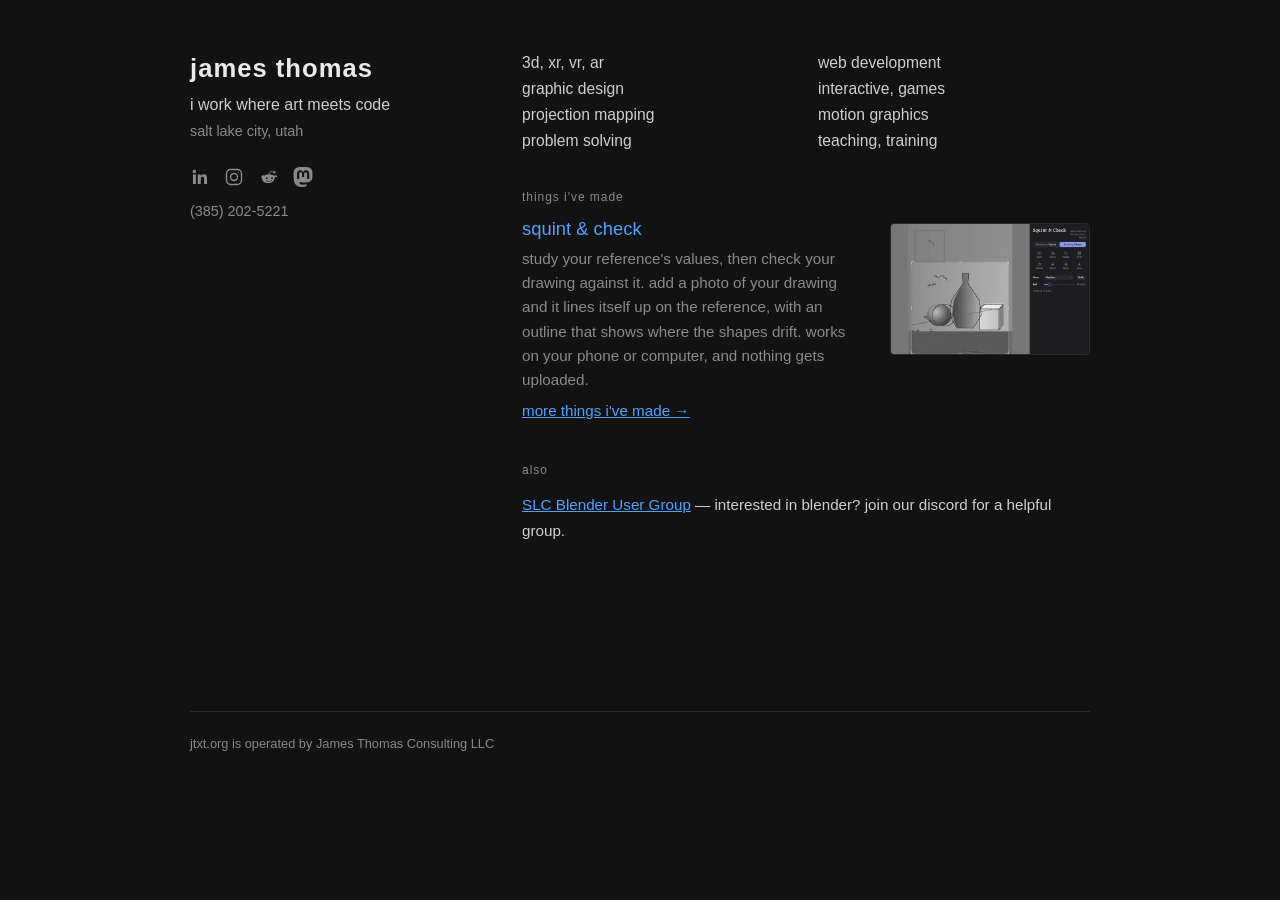
<file: index.html>
<!DOCTYPE html>
<html lang="en">
<head>
	<meta charset="UTF-8">
	<meta name="viewport" content="width=device-width, initial-scale=1.0">

	<title>James Thomas — Creative Technologist | Art + Code | Salt Lake City</title>
	<meta name="description" content="James Thomas is a Salt Lake City creative technologist working where art meets code: 3D, XR, web development, graphic design, and interactive tools.">
	<link rel="canonical" href="https://jtxt.org/">

	<meta property="og:type" content="website">
	<meta property="og:url" content="https://jtxt.org/">
	<meta property="og:title" content="James Thomas — Creative Technologist">
	<meta property="og:description" content="i work where art meets code. 3D, XR, web development, graphic design, and interactive tools, based in Salt Lake City.">
	<meta name="fediverse:creator" content="@jtxt@mastodon.social">

	<script type="application/ld+json">
	{
		"@context": "https://schema.org",
		"@type": "Person",
		"name": "James Thomas",
		"url": "https://jtxt.org/",
		"jobTitle": "Creative Technologist",
		"worksFor": {
			"@type": "Organization",
			"name": "James Thomas Consulting LLC",
			"url": "https://jtxt.org/"
		},
		"address": {
			"@type": "PostalAddress",
			"addressLocality": "Salt Lake City",
			"addressRegion": "UT"
		},
		"sameAs": [
			"https://www.linkedin.com/in/jtxt/",
			"https://www.instagram.com/jamesthomasxt",
			"https://www.reddit.com/user/JTxt/",
			"https://mastodon.social/@jtxt",
			"https://slcbug.org/"
		]
	}
	</script>

	<style>
		:root {
			--bg: #121212;
			--text-bright: #eaeaea;
			--text-mid: #cfcfcf;
			--text-dim: #8a8a8a;
			--accent: #4da3ff;
			--rule: #2a2a2a;
			--gap: clamp(2rem, 6vw, 4.5rem);
		}
		* { margin: 0; padding: 0; box-sizing: border-box; }

		body {
			font-family: -apple-system, BlinkMacSystemFont, 'Segoe UI', Arial, sans-serif;
			background: var(--bg);
			color: var(--text-mid);
			min-height: 100vh;
			display: flex;
			justify-content: center;
			padding: clamp(2rem, 6vh, 5rem) 1.5rem;
		}

		.page {
			width: 100%;
			max-width: 900px;
			display: grid;
			grid-template-columns: minmax(180px, 260px) 1fr;
			gap: var(--gap);
			align-items: start;
		}

		/* left column: identity, stays put */
		.identity h1 {
			font-size: 1.6rem;
			font-weight: 600;
			letter-spacing: 0.04em;
			color: var(--text-bright);
			margin-bottom: 0.6rem;
		}
		.identity .tagline {
			font-size: 1rem;
			color: var(--text-mid);
			line-height: 1.5;
			margin-bottom: 0.4rem;
		}
		.identity .location {
			font-size: 0.9rem;
			color: var(--text-dim);
			margin-bottom: 1.75rem;
		}

		.socials {
			display: flex;
			gap: 0.9rem;
			margin-bottom: 1rem;
		}
		.socials a {
			display: inline-flex;
			color: var(--text-dim);
			transition: color 0.15s ease;
		}
		.socials a:hover, .socials a:focus-visible { color: var(--accent); }
		.socials svg { width: 20px; height: 20px; }

		.phone {
			font-size: 0.9rem;
			color: var(--text-dim);
		}
		.phone a { color: inherit; text-decoration: none; }
		.phone a:hover, .phone a:focus-visible { color: var(--accent); }

		/* right column: content */
		.section { margin-bottom: 2.5rem; }
		.section:last-child { margin-bottom: 0; }

		.section-label {
			font-size: 0.75rem;
			letter-spacing: 0.08em;
			color: var(--text-dim);
			margin-bottom: 0.9rem;
		}

		.skills {
			list-style: none;
			display: grid;
			grid-template-columns: 1fr 1fr;
			gap: 0.5rem 1.5rem;
			font-size: 0.98rem;
			color: var(--text-mid);
		}

		.work-title {
			font-size: 1.15rem;
			color: var(--accent);
			text-decoration: none;
			font-weight: 500;
		}
		.work-title:hover, .work-title:focus-visible { text-decoration: underline; }
		.work p {
			color: var(--text-dim);
			line-height: 1.6;
			margin-top: 0.4rem;
			max-width: 46ch;
			font-size: 0.95rem;
		}

		/* screenshot sits small, to the right of the text */
		.project {
			display: grid;
			grid-template-columns: 1fr 200px;
			column-gap: 1.5rem;
			align-items: start;
		}
		.project > * { grid-column: 1; }
		.project > .work-title { justify-self: start; }
		.project > .shot {
			grid-column: 2;
			grid-row: 1 / span 2;
			margin-top: 0.3rem;
		}
		.shot { display: block; max-width: 200px; }
		.shot img {
			display: block;
			width: 100%;
			height: auto;
			border: 1px solid var(--rule);
			border-radius: 4px;
		}

		a { color: var(--accent); }

		.legal {
			grid-column: 1 / -1;
			padding-top: 1.5rem;
			border-top: 1px solid var(--rule);
			font-size: 0.8rem;
			color: var(--text-dim);
		}

		/* mobile: stack, identity block first */
		@media (max-width: 620px) {
			.page {
				grid-template-columns: 1fr;
				gap: 2.25rem;
			}
			.identity {
				padding-bottom: 1.75rem;
				border-bottom: 1px solid var(--rule);
			}
			.identity h1 { font-size: 1.4rem; }
			.project { display: block; }
			.shot { margin-top: 0.75rem; max-width: 440px; }
		}

		@media (prefers-reduced-motion: reduce) {
			.socials a { transition: none; }
		}
	</style>
</head>
<body>
	<div class="page">

		<div class="identity">
			<h1>james thomas</h1>
			<p class="tagline">i work where art meets code</p>
			<p class="location">salt lake city, utah</p>

			<div class="socials">
				<a href="https://www.linkedin.com/in/jtxt/" target="_blank" rel="noopener" aria-label="LinkedIn">
					<svg viewBox="0 0 24 24" fill="currentColor" aria-hidden="true"><path d="M20.45 20.45h-3.56v-5.57c0-1.33-.02-3.04-1.85-3.04-1.85 0-2.14 1.45-2.14 2.94v5.67H9.34V9h3.42v1.56h.05c.48-.9 1.64-1.85 3.38-1.85 3.6 0 4.27 2.37 4.27 5.46v6.28zM5.34 7.43a2.07 2.07 0 1 1 0-4.13 2.07 2.07 0 0 1 0 4.13zM7.12 20.45H3.55V9h3.57v11.45z"/></svg>
				</a>
				<a href="https://www.instagram.com/jamesthomasxt" target="_blank" rel="noopener" aria-label="Instagram">
					<svg viewBox="0 0 24 24" fill="none" stroke="currentColor" stroke-width="1.7" aria-hidden="true"><rect x="3" y="3" width="18" height="18" rx="5"/><circle cx="12" cy="12" r="4.2"/><circle cx="17.4" cy="6.6" r="0.6" fill="currentColor" stroke="none"/></svg>
				</a>
				<a href="https://www.reddit.com/user/JTxt/?sort=top" target="_blank" rel="noopener" aria-label="Reddit">
					<svg viewBox="0 0 24 24" fill="currentColor" aria-hidden="true"><path d="M22 12.1c0-1.17-.95-2.12-2.12-2.12-.57 0-1.08.23-1.46.6-1.44-.98-3.4-1.61-5.58-1.69l1.06-3.35 2.98.68a1.5 1.5 0 1 0 .16-.78l-3.31-.75a.4.4 0 0 0-.47.26l-1.19 3.75c-2.24.05-4.26.68-5.72 1.68a2.1 2.1 0 0 0-1.44-.58A2.12 2.12 0 0 0 2.8 11.9c0 .78.42 1.46 1.04 1.84a3.4 3.4 0 0 0-.04.52c0 2.72 3.24 4.93 7.24 4.93s7.24-2.21 7.24-4.93c0-.16-.01-.32-.03-.48.65-.36 1.09-1.06 1.09-1.86zM8.2 13.4a1.13 1.13 0 1 1 2.26 0 1.13 1.13 0 0 1-2.26 0zm7.63 2.9c-.8.8-2.13 1.19-3.83 1.19s-3.03-.4-3.83-1.19a.37.37 0 0 1 .52-.52c.63.63 1.72.96 3.31.96s2.68-.33 3.31-.96a.37.37 0 0 1 .52.52zm-.23-1.77a1.13 1.13 0 1 1 0-2.26 1.13 1.13 0 0 1 0 2.26z"/></svg>
				</a>
				<a href="https://mastodon.social/@jtxt" target="_blank" rel="me noopener" aria-label="Mastodon">
					<svg viewBox="0 0 24 24" fill="currentColor" aria-hidden="true"><path d="M23.268 5.313c-.35-2.578-2.617-4.61-5.304-5.004C17.51.242 15.792 0 11.813 0h-.03c-3.98 0-4.835.242-5.288.309C3.882.692 1.496 2.518.917 5.127.64 6.412.61 7.837.661 9.143c.074 1.874.088 3.745.26 5.611.118 1.24.325 2.47.62 3.68.55 2.237 2.777 4.098 4.96 4.857 2.336.792 4.849.923 7.256.38.265-.061.527-.132.786-.213.585-.184 1.27-.39 1.774-.753a.057.057 0 0 0 .023-.043v-1.809a.052.052 0 0 0-.02-.041.053.053 0 0 0-.046-.01 20.282 20.282 0 0 1-4.709.545c-2.73 0-3.463-1.284-3.674-1.818a5.593 5.593 0 0 1-.319-1.433.053.053 0 0 1 .066-.054c1.517.363 3.072.546 4.632.546.376 0 .75 0 1.125-.01 1.57-.044 3.224-.124 4.768-.422.038-.008.077-.015.11-.024 2.435-.464 4.753-1.92 4.989-5.604.008-.145.03-1.52.03-1.67.002-.512.167-3.63-.024-5.545zm-3.748 9.195h-2.561V8.29c0-1.309-.55-1.976-1.67-1.976-1.23 0-1.846.79-1.846 2.35v3.403h-2.546V8.663c0-1.56-.617-2.35-1.848-2.35-1.112 0-1.668.668-1.67 1.977v6.218H4.822V8.102c0-1.31.337-2.35 1.011-3.12.696-.77 1.608-1.164 2.74-1.164 1.311 0 2.302.5 2.962 1.498l.638 1.06.638-1.06c.66-.999 1.65-1.498 2.96-1.498 1.13 0 2.043.395 2.74 1.164.675.77 1.012 1.81 1.012 3.12z"/></svg>
				</a>
			</div>

			<p class="phone"><a href="tel:+13852025221">(385) 202-5221</a></p>
		</div>

		<div class="content">
			<div class="section">
				<ul class="skills">
					<li>3d, xr, vr, ar</li>
					<li>web development</li>
					<li>graphic design</li>
					<li>interactive, games</li>
					<li>projection mapping</li>
					<li>motion graphics</li>
					<li>problem solving</li>
					<li>teaching, training</li>
				</ul>
			</div>

			<div class="section work">
				<div class="section-label">things i've made</div>
				<div class="project">
					<a class="work-title" href="/tools/squint-check/">squint &amp; check</a>
					<a class="shot" href="/tools/squint-check/">
						<img src="/work/squint-check/hero.webp" width="600" height="394" loading="lazy"
							alt="Squint &amp; Check lining a drawing of a still life up on its reference photo, the drawing shown as a dark outline over the photo: the ball and the vase are drawn off from where they sit">
					</a>
					<p>study your reference's values, then check your drawing against it. add a photo of your drawing and it lines itself up on the reference, with an outline that shows where the shapes drift. works on your phone or computer, and nothing gets uploaded.</p>
				</div>
				<p><a href="/work/">more things i've made →</a></p>
			</div>

			<div class="section">
				<div class="section-label">also</div>
				<p style="font-size:0.95rem; color: var(--text-mid); line-height:1.7;">
					<a href="https://slcbug.org/">SLC Blender User Group</a> — interested in blender? join our discord for a helpful group.
				</p>
			</div>
		</div>

		<footer class="legal">jtxt.org is operated by James Thomas Consulting LLC</footer>

	</div>
</body>
</html>
</file>
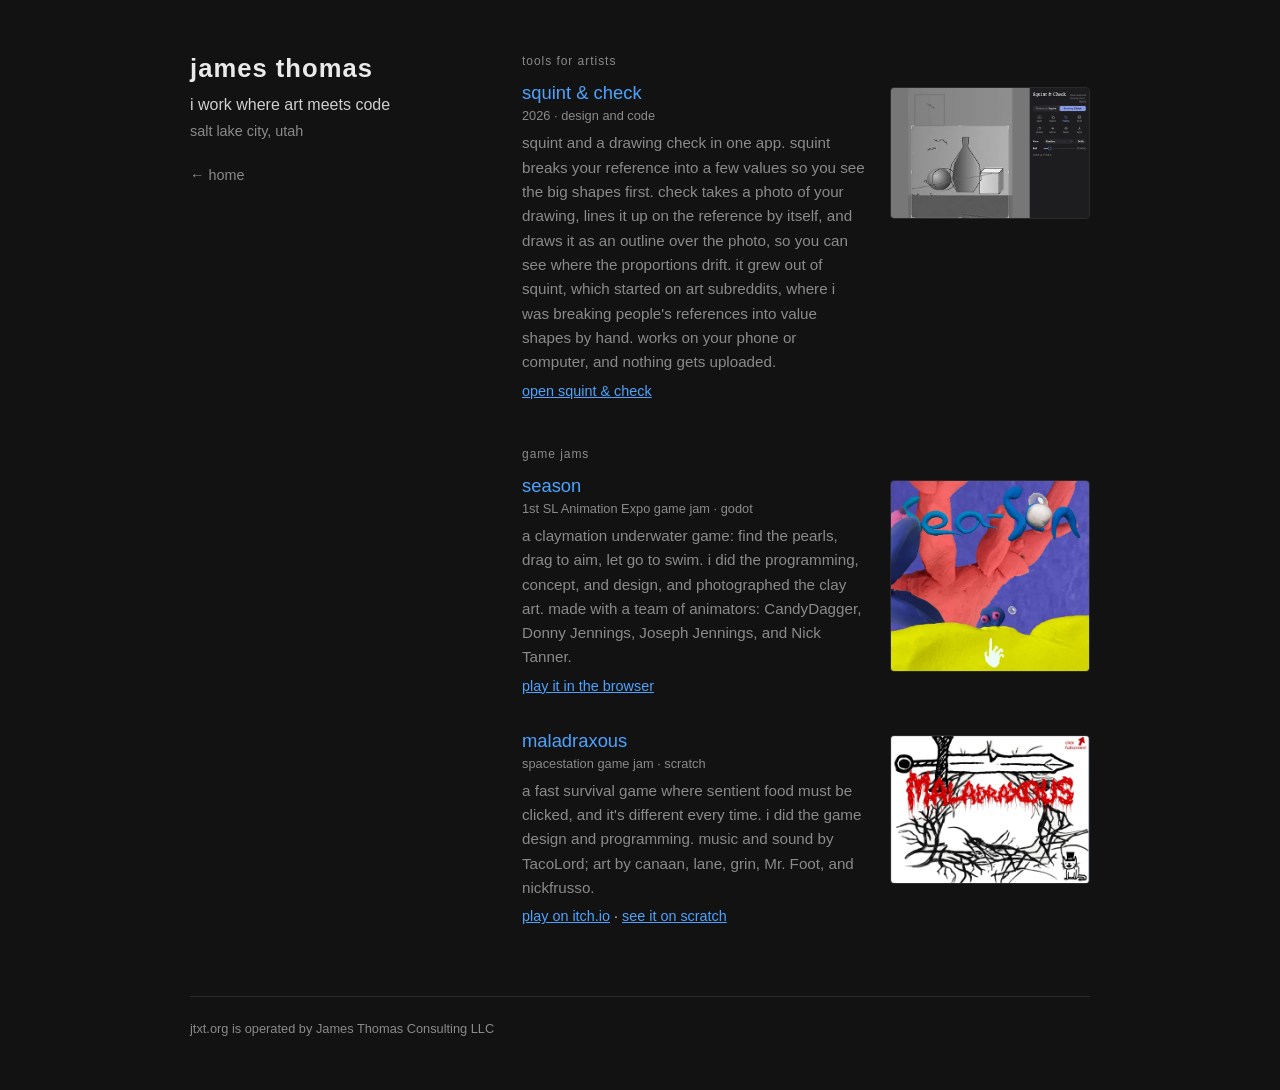
<file: work/index.html>
<!DOCTYPE html>
<html lang="en">
<head>
	<meta charset="UTF-8">
	<meta name="viewport" content="width=device-width, initial-scale=1.0">

	<title>Work — James Thomas | Creative Technologist | Salt Lake City</title>
	<meta name="description" content="Things James Thomas has made: free tools for artists, and games made at game jams.">
	<link rel="canonical" href="https://jtxt.org/work/">

	<meta property="og:type" content="website">
	<meta property="og:url" content="https://jtxt.org/work/">
	<meta property="og:title" content="Work — James Thomas">
	<meta property="og:description" content="things i've made: free tools for artists, and game jam games.">
	<meta name="fediverse:creator" content="@jtxt@mastodon.social">

	<style>
		:root {
			--bg: #121212;
			--text-bright: #eaeaea;
			--text-mid: #cfcfcf;
			--text-dim: #8a8a8a;
			--accent: #4da3ff;
			--rule: #2a2a2a;
			--gap: clamp(2rem, 6vw, 4.5rem);
		}
		* { margin: 0; padding: 0; box-sizing: border-box; }

		body {
			font-family: -apple-system, BlinkMacSystemFont, 'Segoe UI', Arial, sans-serif;
			background: var(--bg);
			color: var(--text-mid);
			min-height: 100vh;
			display: flex;
			justify-content: center;
			padding: clamp(2rem, 6vh, 5rem) 1.5rem;
		}

		.page {
			width: 100%;
			max-width: 900px;
			display: grid;
			grid-template-columns: minmax(180px, 260px) 1fr;
			gap: var(--gap);
			align-items: start;
		}

		/* left column: identity, stays put */
		.identity h1 {
			font-size: 1.6rem;
			font-weight: 600;
			letter-spacing: 0.04em;
			margin-bottom: 0.6rem;
		}
		.identity h1 a { color: var(--text-bright); text-decoration: none; }
		.identity h1 a:hover, .identity h1 a:focus-visible { color: var(--accent); }
		.identity .tagline {
			font-size: 1rem;
			color: var(--text-mid);
			line-height: 1.5;
			margin-bottom: 0.4rem;
		}
		.identity .location {
			font-size: 0.9rem;
			color: var(--text-dim);
			margin-bottom: 1.75rem;
		}
		.identity .home { font-size: 0.9rem; }
		.identity .home a { color: var(--text-dim); text-decoration: none; }
		.identity .home a:hover, .identity .home a:focus-visible { color: var(--accent); }

		/* right column: projects */
		.section { margin-bottom: 3rem; }
		.section:last-child { margin-bottom: 0; }

		.section-label {
			font-size: 0.75rem;
			letter-spacing: 0.08em;
			color: var(--text-dim);
			margin-bottom: 0.9rem;
		}

		.project { margin-bottom: 2.25rem; }
		.project:last-child { margin-bottom: 0; }

		.work-title {
			font-size: 1.15rem;
			color: var(--accent);
			text-decoration: none;
			font-weight: 500;
		}
		.work-title:hover, .work-title:focus-visible { text-decoration: underline; }

		.meta {
			font-size: 0.8rem;
			color: var(--text-dim);
			margin-top: 0.25rem;
		}

		.project p.about {
			color: var(--text-dim);
			line-height: 1.6;
			margin-top: 0.5rem;
			max-width: 52ch;
			font-size: 0.95rem;
		}
		.project p.links {
			margin-top: 0.5rem;
			font-size: 0.9rem;
		}

		/* screenshot sits small, to the right of the text */
		.project:has(.shot) {
			display: grid;
			grid-template-columns: 1fr 200px;
			column-gap: 1.5rem;
			align-items: start;
		}
		.project:has(.shot) > * { grid-column: 1; }
		.project:has(.shot) > .work-title { justify-self: start; }
		.project:has(.shot) > .shot {
			grid-column: 2;
			grid-row: 1 / span 5;
			margin-top: 0.3rem;
		}

		.shot {
			display: block;
			max-width: 200px;
		}
		.shot img {
			display: block;
			width: 100%;
			height: auto;
			border: 1px solid var(--rule);
			border-radius: 4px;
		}

		a { color: var(--accent); }

		.legal {
			grid-column: 1 / -1;
			padding-top: 1.5rem;
			border-top: 1px solid var(--rule);
			font-size: 0.8rem;
			color: var(--text-dim);
		}

		/* mobile: stack, identity block first */
		@media (max-width: 620px) {
			.page {
				grid-template-columns: 1fr;
				gap: 2.25rem;
			}
			.identity {
				padding-bottom: 1.75rem;
				border-bottom: 1px solid var(--rule);
			}
			.identity h1 { font-size: 1.4rem; }
			.project:has(.shot) { display: block; }
			.shot { margin-top: 0.75rem; max-width: 440px; }
		}
	</style>
</head>
<body>
	<div class="page">

		<div class="identity">
			<h1><a href="/">james thomas</a></h1>
			<p class="tagline">i work where art meets code</p>
			<p class="location">salt lake city, utah</p>
			<p class="home"><a href="/">← home</a></p>
		</div>

		<div class="content">
			<div class="section">
				<div class="section-label">tools for artists</div>

				<article class="project" id="squint-check">
					<a class="work-title" href="/tools/squint-check/">squint &amp; check</a>
					<p class="meta">2026 · design and code</p>
					<a class="shot" href="/tools/squint-check/">
						<img src="squint-check/hero.webp" width="600" height="394" loading="lazy"
							alt="Squint &amp; Check lining a drawing of a still life up on its reference photo, the drawing shown as a dark outline over the photo: the ball and the vase are drawn off from where they sit">
					</a>
					<p class="about">squint and a drawing check in one app. squint breaks your reference into a few values so you see the big shapes first. check takes a photo of your drawing, lines it up on the reference by itself, and draws it as an outline over the photo, so you can see where the proportions drift. it grew out of squint, which started on art subreddits, where i was breaking people's references into value shapes by hand. works on your phone or computer, and nothing gets uploaded.</p>
					<p class="links"><a href="/tools/squint-check/">open squint &amp; check</a></p>
				</article>
			</div>

			<div class="section">
				<div class="section-label">game jams</div>

				<article class="project" id="season">
					<a class="work-title" href="https://jtxt.itch.io/season" target="_blank" rel="noopener">season</a>
					<p class="meta">1st SL Animation Expo game jam · godot</p>
					<a class="shot" href="https://jtxt.itch.io/season" target="_blank" rel="noopener">
						<img src="season/hero.webp" width="510" height="491" loading="lazy"
							alt="SeaSon title screen: clay coral, clay lettering, and a small sea creature peeking over a yellow clay sea floor">
					</a>
					<p class="about">a claymation underwater game: find the pearls, drag to aim, let go to swim. i did the programming, concept, and design, and photographed the clay art. made with a team of animators: CandyDagger, Donny Jennings, Joseph Jennings, and Nick Tanner.</p>
					<p class="links"><a href="https://jtxt.itch.io/season" target="_blank" rel="noopener">play it in the browser</a></p>
				</article>

				<article class="project" id="maladraxous">
					<a class="work-title" href="https://jtxt.itch.io/maladraxous" target="_blank" rel="noopener">maladraxous</a>
					<p class="meta">spacestation game jam · scratch</p>
					<a class="shot" href="https://jtxt.itch.io/maladraxous" target="_blank" rel="noopener">
						<img src="maladraxous/hero.webp" width="900" height="672" loading="lazy"
							alt="Maladraxous title card: a hand-drawn sword over tangled black roots, with a dripping red title">
					</a>
					<p class="about">a fast survival game where sentient food must be clicked, and it's different every time. i did the game design and programming. music and sound by TacoLord; art by canaan, lane, grin, Mr. Foot, and nickfrusso.</p>
					<p class="links">
						<a href="https://jtxt.itch.io/maladraxous" target="_blank" rel="noopener">play on itch.io</a> ·
						<a href="https://scratch.mit.edu/projects/746235230/fullscreen/" target="_blank" rel="noopener">see it on scratch</a>
					</p>
				</article>
			</div>
		</div>

		<footer class="legal">jtxt.org is operated by James Thomas Consulting LLC</footer>

	</div>
</body>
</html>
</file>
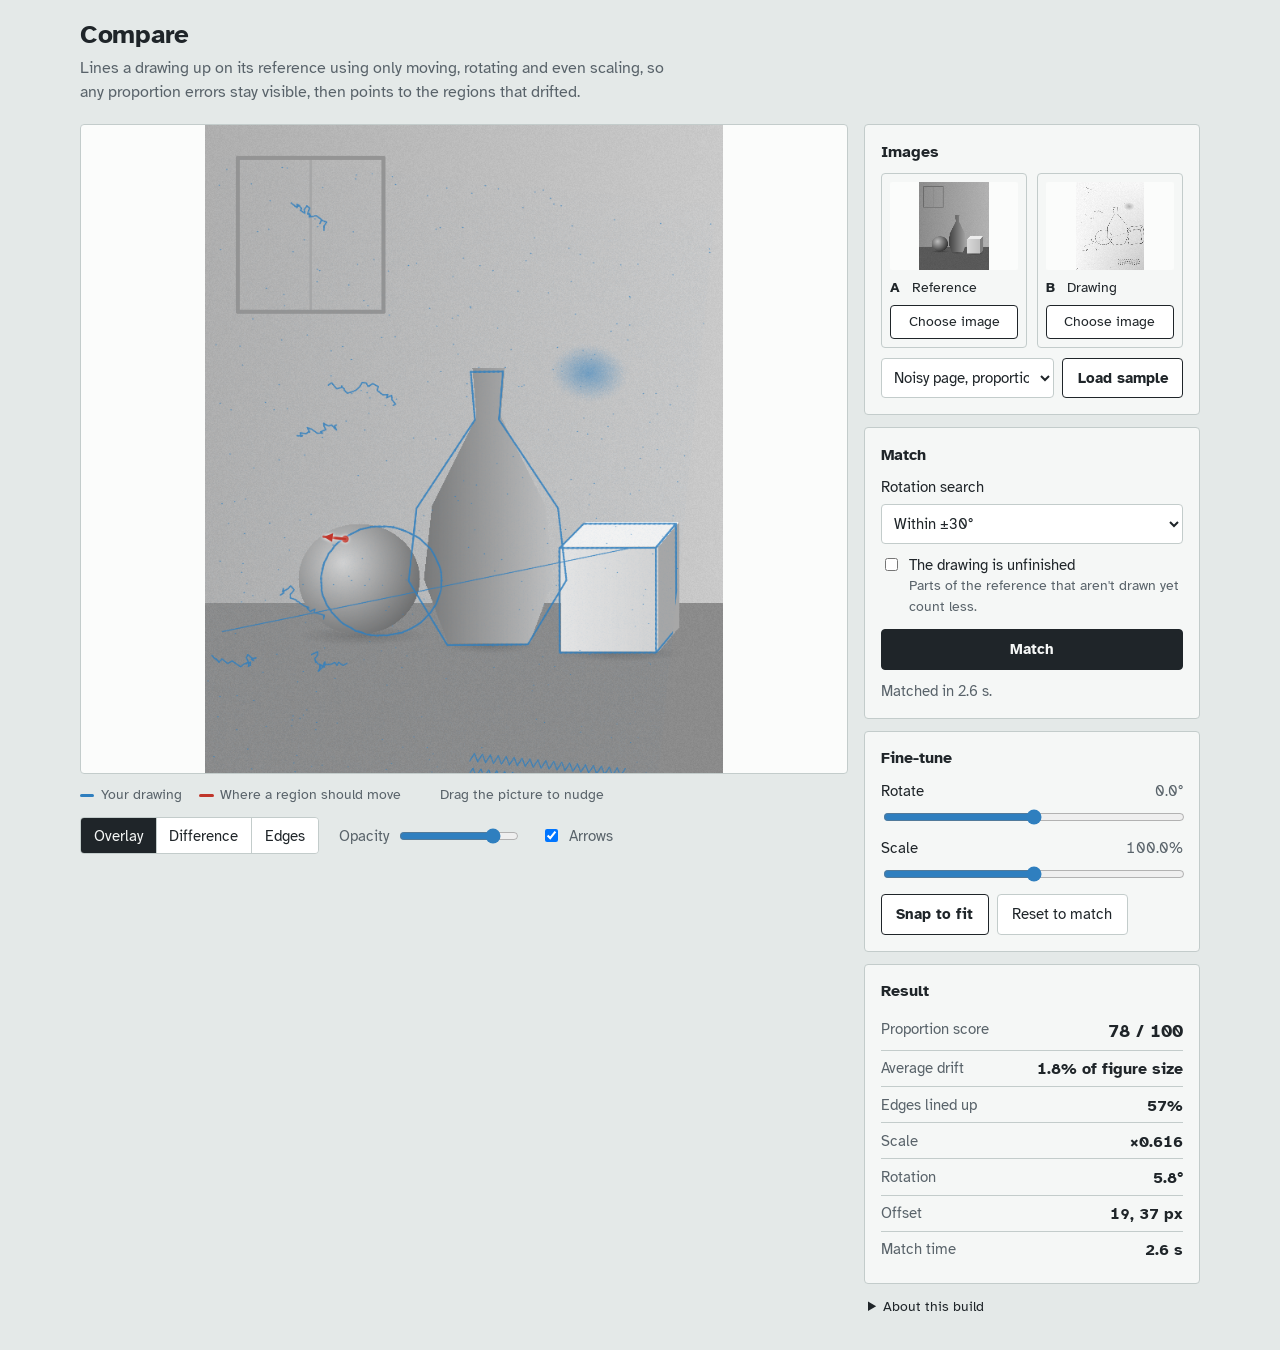
<file: tools/compare/index.html>
<!doctype html>
<html lang="en">
<head>
<meta charset="utf-8">
<meta name="viewport" content="width=device-width, initial-scale=1, viewport-fit=cover">
<title>Compare</title>
<meta name="fediverse:creator" content="@jtxt@mastodon.social">
<link rel="preconnect" href="https://fonts.googleapis.com">
<link rel="preconnect" href="https://fonts.gstatic.com" crossorigin>
<link href="https://fonts.googleapis.com/css2?family=Atkinson+Hyperlegible:ital,wght@0,400;0,700;1,400&display=swap" rel="stylesheet">
<style>
  :root {
    --bg: #E4E9E8;
    --panel: #F5F7F6;
    --canvas: #FBFCFB;
    --ink: #1F2529;
    --muted: #59636A;
    --line: #C3CCCB;
    --blue: #2F7FBF;
    --red: #C0362B;
    --field: #FFFFFF;
    color-scheme: light;
  }
  @media (prefers-color-scheme: dark) {
    :root:not([data-theme="light"]) {
      --bg: #171A1C; --panel: #212528; --canvas: #1B1F22; --ink: #E2E6E4; --muted: #9AA4A9;
      --line: #384045; --blue: #6AAEDD; --red: #EE6B5D; --field: #2A2F33; color-scheme: dark;
    }
  }
  :root[data-theme="dark"] {
    --bg: #171A1C; --panel: #212528; --canvas: #1B1F22; --ink: #E2E6E4; --muted: #9AA4A9;
    --line: #384045; --blue: #6AAEDD; --red: #EE6B5D; --field: #2A2F33; color-scheme: dark;
  }
  :root { box-sizing: border-box; padding-top: env(safe-area-inset-top, 0px); padding-bottom: env(safe-area-inset-bottom, 0px); }
  html { scroll-padding-top: env(safe-area-inset-top, 0px); }
  *, *::before, *::after { box-sizing: inherit; }
  body {
    margin: 0; background: var(--bg); color: var(--ink);
    font-family: "Atkinson Hyperlegible", system-ui, -apple-system, "Segoe UI", Roboto, sans-serif;
    font-size: 1rem; line-height: 1.5;
  }
  body.busy { cursor: progress; }
  .top { padding: 1.25rem 1rem 0.5rem; max-width: 72rem; margin: 0 auto; }
  h1 { font-size: 1.6rem; line-height: 1.2; margin: 0 0 0.35rem; font-weight: 700; letter-spacing: -0.01em; }
  .lede { margin: 0; color: var(--muted); max-width: 38rem; }
  .layout { display: grid; gap: 1rem; padding: 0.75rem 1rem 2rem; max-width: 72rem; margin: 0 auto; }
  @media (min-width: 900px) {
    .layout { grid-template-columns: minmax(0, 1fr) 21rem; align-items: start; }
    .stage-wrap { position: sticky; top: calc(env(safe-area-inset-top, 0px) + 0.75rem); }
  }
  .stage {
    background: var(--canvas); border: 1px solid var(--line); border-radius: 4px;
    display: flex; align-items: center; justify-content: center; min-height: 14rem; overflow: hidden;
  }
  #view { display: block; max-width: 100%; max-height: 72vh; width: auto; height: auto; touch-action: none; cursor: grab; }
  #view.dragging { cursor: grabbing; }
  .stage-empty { color: var(--muted); padding: 2rem; text-align: center; }
  .legend { display: flex; flex-wrap: wrap; gap: 0.35rem 1.1rem; margin: 0.6rem 0 0; color: var(--muted); font-size: 0.9rem; }
  .legend span::before { content: ""; display: inline-block; width: 0.9rem; height: 0.2rem; border-radius: 2px; margin-right: 0.4rem; vertical-align: middle; }
  .legend .l-blue::before { background: var(--blue); }
  .legend .l-red::before { background: var(--red); }
  .viewbar { display: flex; flex-wrap: wrap; align-items: center; gap: 0.75rem 1.25rem; margin-top: 0.75rem; }
  .seg { display: inline-flex; border: 1px solid var(--line); border-radius: 4px; overflow: hidden; }
  .seg label { position: relative; }
  .seg input { position: absolute; opacity: 0; inset: 0; margin: 0; cursor: pointer; }
  .seg span { display: block; padding: 0.4rem 0.8rem; font-size: 0.92rem; background: var(--field); border-right: 1px solid var(--line); }
  .seg label:last-child span { border-right: 0; }
  .seg input:checked + span { background: var(--ink); color: var(--panel); }
  .seg input:focus-visible + span { outline: 2px solid var(--blue); outline-offset: -2px; }
  .inline { display: inline-flex; align-items: center; gap: 0.5rem; font-size: 0.92rem; color: var(--muted); }
  .inline input[type="range"] { width: 7.5rem; }

  .panel { display: grid; gap: 0.75rem; }
  .group { background: var(--panel); border: 1px solid var(--line); border-radius: 4px; padding: 0.9rem 1rem 1rem; }
  .group h2 { font-size: 1rem; margin: 0 0 0.6rem; font-weight: 700; }
  .slots { display: grid; grid-template-columns: 1fr 1fr; gap: 0.6rem; }
  .slot { border: 1px dashed var(--line); border-radius: 4px; padding: 0.5rem; display: grid; gap: 0.4rem; align-content: start; }
  .slot.filled { border-style: solid; }
  .slot canvas { width: 100%; height: 5.5rem; object-fit: contain; background: var(--canvas); border-radius: 2px; }
  .slot-name { font-size: 0.9rem; }
  .slot-name b { display: inline-block; min-width: 1.1rem; }
  .row { display: flex; flex-wrap: wrap; gap: 0.5rem; margin-top: 0.6rem; }
  .row > select { flex: 1 1 10rem; min-width: 0; }
  .btn {
    position: relative; display: inline-flex; align-items: center; justify-content: center;
    font: inherit; font-size: 0.95rem; font-weight: 700; padding: 0.5rem 0.9rem; border-radius: 4px;
    border: 1px solid var(--ink); background: var(--field); color: var(--ink); cursor: pointer; min-height: 2.5rem;
  }
  .btn.small { font-size: 0.88rem; padding: 0.35rem 0.6rem; min-height: 2.1rem; font-weight: 400; }
  .btn.primary { background: var(--ink); color: var(--panel); width: 100%; margin-top: 0.75rem; }
  .btn.ghost { border-color: var(--line); font-weight: 400; }
  .btn:disabled { opacity: 0.5; cursor: progress; }
  .btn:focus-visible, select:focus-visible, input:focus-visible { outline: 2px solid var(--blue); outline-offset: 2px; }
  .btn:focus-within { outline: 2px solid var(--blue); outline-offset: 2px; }
  .btn input[type="file"] { position: absolute; width: 1px; height: 1px; opacity: 0; overflow: hidden; }
  select { font: inherit; font-size: 0.95rem; padding: 0.45rem 0.5rem; border: 1px solid var(--line); border-radius: 4px; background: var(--field); color: var(--ink); min-height: 2.5rem; }
  .field { display: grid; gap: 0.3rem; margin-bottom: 0.6rem; font-size: 0.95rem; }
  .field .lab { display: flex; justify-content: space-between; }
  .field output { font-variant-numeric: tabular-nums; color: var(--muted); }
  input[type="range"] { width: 100%; accent-color: var(--blue); }
  .check { display: flex; gap: 0.5rem; align-items: flex-start; font-size: 0.95rem; }
  .check input { margin-top: 0.3rem; accent-color: var(--blue); }
  .check small { display: block; color: var(--muted); font-size: 0.85rem; }
  .status { margin: 0.6rem 0 0; min-height: 1.5em; font-size: 0.92rem; color: var(--muted); }
  .readout { margin: 0; display: grid; gap: 0.1rem; }
  .readout div { display: flex; justify-content: space-between; gap: 1rem; padding: 0.3rem 0; border-bottom: 1px solid var(--line); }
  .readout div:last-child { border-bottom: 0; }
  .readout dt { color: var(--muted); font-size: 0.92rem; }
  .readout dd { margin: 0; font-variant-numeric: tabular-nums; font-weight: 700; text-align: right; }
  .readout .lead dd { font-size: 1.15rem; }
  .note { margin: 0.6rem 0 0; font-size: 0.9rem; color: var(--red); }
  .note:empty { display: none; }
  .about { font-size: 0.9rem; color: var(--muted); padding: 0 0.25rem; }
  .about summary { cursor: pointer; color: var(--ink); }
  .about p { margin: 0.5rem 0 0; }
  [hidden] { display: none !important; }
</style>
</head>
<body>
<header class="top">
  <h1>Compare</h1>
  <p class="lede">Lines a drawing up on its reference using only moving, rotating and even scaling, so any proportion errors stay visible, then points to the regions that drifted.</p>
</header>
<main class="layout">
  <section class="stage-wrap" aria-label="Comparison">
    <div class="stage">
      <canvas id="view" aria-label="Reference with the drawing laid over it"></canvas>
      <p class="stage-empty" id="empty">Add a reference and a drawing, or load a sample pair.</p>
    </div>
    <p class="legend"><span class="l-blue">Your drawing</span><span class="l-red">Where a region should move</span><span>Drag the picture to nudge</span></p>
    <div class="viewbar">
      <div class="seg" role="radiogroup" aria-label="View">
        <label><input type="radio" name="view" value="overlay" checked><span>Overlay</span></label>
        <label><input type="radio" name="view" value="difference"><span>Difference</span></label>
        <label><input type="radio" name="view" value="edges"><span>Edges</span></label>
      </div>
      <label class="inline">Opacity <input type="range" id="opacity" min="10" max="100" value="85"></label>
      <label class="inline"><input type="checkbox" id="arrows" checked> Arrows</label>
    </div>
  </section>

  <div class="panel">
    <section class="group" aria-labelledby="h-images">
      <h2 id="h-images">Images</h2>
      <div class="slots">
        <div class="slot">
          <canvas id="thumbA" width="1" height="1" aria-hidden="true"></canvas>
          <div class="slot-name"><b>A</b> Reference</div>
          <label class="btn small">Choose image<input type="file" id="fileA" accept="image/*"></label>
        </div>
        <div class="slot">
          <canvas id="thumbB" width="1" height="1" aria-hidden="true"></canvas>
          <div class="slot-name"><b>B</b> Drawing</div>
          <label class="btn small">Choose image<input type="file" id="fileB" accept="image/*"></label>
        </div>
      </div>
      <div class="row">
        <select id="sample" aria-label="Sample pair">
          <option value="prop">Noisy page, proportion errors</option>
          <option value="clean">Clean page</option>
          <option value="noisy">Noisy page</option>
          <option value="rot22">Rotated −22°, noisy</option>
          <option value="rot170">Rotated 170°, noisy (slow)</option>
        </select>
        <button class="btn" id="loadSample" type="button">Load sample</button>
      </div>
    </section>

    <section class="group" aria-labelledby="h-match">
      <h2 id="h-match">Match</h2>
      <label class="field"><span class="lab">Rotation search</span>
        <select id="rotRange">
          <option value="15">Within ±15°</option>
          <option value="30" selected>Within ±30°</option>
          <option value="90">Within ±90°</option>
          <option value="180">Any angle (slow)</option>
        </select>
      </label>
      <label class="check"><input type="checkbox" id="unfinished">
        <span>The drawing is unfinished<small>Parts of the reference that aren't drawn yet count less.</small></span></label>
      <button class="btn primary" id="matchBtn" type="button">Match</button>
      <p class="status" id="status" role="status" aria-live="polite"></p>
    </section>

    <section class="group" aria-labelledby="h-tune">
      <h2 id="h-tune">Fine-tune</h2>
      <label class="field"><span class="lab">Rotate <output id="rotOut">0.0°</output></span>
        <input type="range" id="rot" min="-15" max="15" step="0.1" value="0"></label>
      <label class="field"><span class="lab">Scale <output id="sclOut">100.0%</output></span>
        <input type="range" id="scl" min="80" max="120" step="0.1" value="100"></label>
      <div class="row">
        <button class="btn" id="snapBtn" type="button">Snap to fit</button>
        <button class="btn ghost" id="resetBtn" type="button">Reset to match</button>
      </div>
    </section>

    <section class="group" aria-labelledby="h-result">
      <h2 id="h-result">Result</h2>
      <dl class="readout">
        <div class="lead"><dt>Proportion score</dt><dd id="rScore">—</dd></div>
        <div><dt>Average drift</dt><dd id="rRms">—</dd></div>
        <div><dt>Edges lined up</dt><dd id="rQual">—</dd></div>
        <div><dt>Scale</dt><dd id="rScale">—</dd></div>
        <div><dt>Rotation</dt><dd id="rRot">—</dd></div>
        <div><dt>Offset</dt><dd id="rOff">—</dd></div>
        <div><dt>Match time</dt><dd id="rTime">—</dd></div>
      </dl>
      <p class="note" id="note"></p>
    </section>

    <details class="about">
      <summary>About this build</summary>
      <p>Compare v0.1: plain JavaScript with no libraries. Everything runs on this device and images never leave it.</p>
      <p>Known limits: matching takes a few seconds and the page pauses meanwhile (Any angle is much slower). It has only been tested on the synthetic samples here. The proportion score is sometimes missing, and photos of a tilted page aren't flattened yet.</p>
    </details>
  </div>
</main>
<script>
/*!
 * ImageMatch v0.1
 * Dependency-free alignment of a drawing (B) onto a reference (A).
 *
 * The only transform allowed is rotation + uniform scale + translation, so the
 * drawing's own proportion errors survive the alignment and can be measured.
 *
 * Written in plain ES5 with typed arrays and no platform APIs so it can be
 * ported line-for-line to Swift, Kotlin, C or C#. No canvas, no DOM, no workers.
 *
 * Usage:
 *   var r = ImageMatch.match(imageDataA, imageDataB, options);
 *   ctx.drawImage(refImage, 0, 0);
 *   ctx.setTransform.apply(ctx, r.matrix);   // [a, b, c, d, e, f]
 *   ctx.drawImage(drawingImage, 0, 0);       // drawing now sits on the reference
 *
 * Images are {width, height, data}: RGBA bytes (like canvas ImageData) or one
 * gray value per pixel (bytes 0..255 or floats 0..1). Transparent pixels count as white paper.
 *
 * Written mostly by Claude Opus 5.5 (Anthropic) to requirements, direction and
 * testing by James Thomas (jtxt.org).
 *
 * Built on published methods (no code copied from them):
 *   - Hierarchical chamfer matching, the approach as a whole: G. Borgefors, "Hierarchical
 *     Chamfer Matching: A Parametric Edge Matching Algorithm", IEEE PAMI 10(6), 1988.
 *     https://doi.org/10.1109/34.9107
 *   - Euclidean distance transform: P. Felzenszwalb and D. Huttenlocher, "Distance
 *     Transforms of Sampled Functions", Theory of Computing 8, 2012.
 *     https://theoryofcomputing.org/articles/v008a019/
 *   - Oriented chamfer (edges match only edges of similar direction): J. Shotton, A. Blake
 *     and R. Cipolla, "Multiscale Categorical Object Recognition Using Contour Fragments",
 *     IEEE PAMI 30(7), 2008. https://doi.org/10.1109/TPAMI.2007.70772
 *   - Edge finder, a simplified Canny: J. Canny, "A Computational Approach to Edge
 *     Detection", IEEE PAMI 8(6), 1986. https://doi.org/10.1109/TPAMI.1986.4767851
 *
 * Adapted here for matching a hand drawing to its reference:
 *   - Rotation, uniform scale and position only, never stretch or perspective, so the
 *     drawing's proportion errors stay in it to be measured (analyze) instead of fitted away.
 *   - Cost truncated at `tau`: a stray mark, a note, or a part not drawn yet can only cost
 *     so much, never pull the fit.
 *   - A reverse term (reference edges inside the drawing's area should be drawn), measured
 *     in the drawing's own pixels, so shrinking the drawing to a speck never scores well.
 *     Lower `reverseWeight` for unfinished drawings.
 *   - Edges weighted toward strong contrast and long connected strokes; short pieces
 *     (paper texture, specks) and edges at the image border dropped.
 *   - The drawing cropped to its content first, so a small sketch on a big page keeps its detail.
 *   - Three levels (72, 180, 480 px): an exhaustive coarse search over rotation, scale and
 *     position, nearest the first guess first, with a shortlist per scale band so a wrong
 *     size can't crowd out the right one, and early exit from poses that can't win.
 *     The best few are then refined by compass search (derivative-free) on the finer levels.
 *   - Snap from a hand placement (refine), and a result that reports its quality (share of
 *     edges on target) and ambiguity (best vs. next distinct fit).
 *
 * MIT License
 *
 * Copyright (c) 2026 James Thomas (jtxt.org)
 *
 * Permission is hereby granted, free of charge, to any person obtaining a copy
 * of this software and associated documentation files (the "Software"), to deal
 * in the Software without restriction, including without limitation the rights
 * to use, copy, modify, merge, publish, distribute, sublicense, and/or sell
 * copies of the Software, and to permit persons to whom the Software is
 * furnished to do so, subject to the following conditions:
 *
 * The above copyright notice and this permission notice shall be included in all
 * copies or substantial portions of the Software.
 *
 * THE SOFTWARE IS PROVIDED "AS IS", WITHOUT WARRANTY OF ANY KIND, EXPRESS OR
 * IMPLIED, INCLUDING BUT NOT LIMITED TO THE WARRANTIES OF MERCHANTABILITY,
 * FITNESS FOR A PARTICULAR PURPOSE AND NONINFRINGEMENT. IN NO EVENT SHALL THE
 * AUTHORS OR COPYRIGHT HOLDERS BE LIABLE FOR ANY CLAIM, DAMAGES OR OTHER
 * LIABILITY, WHETHER IN AN ACTION OF CONTRACT, TORT OR OTHERWISE, ARISING FROM,
 * OUT OF OR IN CONNECTION WITH THE SOFTWARE OR THE USE OR OTHER DEALINGS IN THE
 * SOFTWARE.
 */
(function (root, factory) {
  var api = factory();
  if (typeof module === 'object' && module.exports) { module.exports = api; }
  else { root.ImageMatch = api; }
}(typeof self !== 'undefined' ? self : this, function () {
  'use strict';

  var DEFAULTS = {
    levelSizes: [72, 180, 480], // long side in px of the coarse, mid and fine working images
    rotationRange: 30,          // search +/- this many degrees (180 = any rotation)
    scaleRange: 2,              // search the initial size guess divided/multiplied by this
    orientationBins: 8,         // edges only match edges of similar direction
    coarsePoints: 140,          // drawing points used in the brute-force search
    midPoints: 450,
    finePoints: 1200,
    reverseWeight: 0.5,         // reference->drawing term; lower it (~0.15) for unfinished drawings
    edgeThreshold: 0.2,         // keep edges stronger than this fraction of the strong-edge level
    minStroke: 0.025,           // drop connected edge pieces shorter than this x long side
    borderMargin: 0.012,        // ignore edges this close to the image border (x long side)
    candidates: 6,              // hypotheses carried from the coarse search into refinement
    grid: 4                     // proportion map uses grid x grid cells
  };

  var PI = Math.PI;
  var BIG = 1e20;

  function merge(opts) {
    var o = {}, k;
    for (k in DEFAULTS) { o[k] = DEFAULTS[k]; }
    if (opts) { for (k in opts) { if (opts[k] !== undefined) { o[k] = opts[k]; } } }
    return o;
  }
  function now() {
    return (typeof performance !== 'undefined' && performance.now) ? performance.now() : Date.now();
  }
  function mod(a, n) { a = a % n; return a < 0 ? a + n : a; }

  /* ---------------------------------------------------------------- pixels */

  function toGray(img) {
    var w = img.width, h = img.height, d = img.data, n = w * h;
    var g = new Float32Array(n), i;
    if (d.length === n) {
      var isFloat = (typeof Float32Array !== 'undefined' && d instanceof Float32Array) ||
                    (typeof Float64Array !== 'undefined' && d instanceof Float64Array);
      for (i = 0; i < n; i++) { g[i] = isFloat ? d[i] : d[i] / 255; }
    } else {
      for (i = 0; i < n; i++) {
        var j = i * 4, a = d[j + 3] / 255;
        var l = (0.2126 * d[j] + 0.7152 * d[j + 1] + 0.0722 * d[j + 2]) / 255;
        g[i] = a * l + (1 - a);
      }
    }
    return { w: w, h: h, g: g };
  }

  // Area-average resample of the source rect (rx, ry, rw, rh) into nw x nh.
  // Anything outside the source reads as `fill` (white paper).
  function resample(src, sw, sh, rx, ry, rw, rh, nw, nh, fill) {
    var sx = rw / nw, sy = rh / nh;
    var yA = Math.floor(ry), yB = Math.ceil(ry + rh), th = yB - yA;
    var tmp = new Float32Array(nw * th), out = new Float32Array(nw * nh);
    var x, y, i, j;
    for (x = 0; x < nw; x++) {
      var x0 = rx + x * sx, x1 = x0 + sx, i0 = Math.floor(x0), i1 = Math.ceil(x1);
      for (var yy = 0; yy < th; yy++) {
        y = yA + yy;
        var rowOk = y >= 0 && y < sh, row = y * sw, acc = 0;
        for (i = i0; i < i1; i++) {
          var a = x0 > i ? x0 : i, b = x1 < i + 1 ? x1 : i + 1;
          if (b <= a) { continue; }
          acc += ((rowOk && i >= 0 && i < sw) ? src[row + i] : fill) * (b - a);
        }
        tmp[yy * nw + x] = acc / sx;
      }
    }
    for (y = 0; y < nh; y++) {
      var y0 = ry + y * sy, y1 = y0 + sy, j0 = Math.floor(y0), j1 = Math.ceil(y1);
      for (x = 0; x < nw; x++) {
        var acc2 = 0;
        for (j = j0; j < j1; j++) {
          var a2 = y0 > j ? y0 : j, b2 = y1 < j + 1 ? y1 : j + 1;
          if (b2 <= a2) { continue; }
          acc2 += tmp[(j - yA) * nw + x] * (b2 - a2);
        }
        out[y * nw + x] = acc2 / sy;
      }
    }
    return out;
  }

  function blur(src, w, h, sigma) {
    var n = w * h, out = new Float32Array(n);
    if (sigma <= 0) { for (var q = 0; q < n; q++) { out[q] = src[q]; } return out; }
    var r = Math.ceil(sigma * 3), k = new Float32Array(2 * r + 1), s = 0, i, x, y;
    for (i = -r; i <= r; i++) { k[i + r] = Math.exp(-i * i / (2 * sigma * sigma)); s += k[i + r]; }
    for (i = 0; i < k.length; i++) { k[i] /= s; }
    var tmp = new Float32Array(n);
    for (y = 0; y < h; y++) {
      for (x = 0; x < w; x++) {
        var acc = 0;
        for (i = -r; i <= r; i++) {
          var xx = x + i; if (xx < 0) { xx = 0; } else if (xx >= w) { xx = w - 1; }
          acc += k[i + r] * src[y * w + xx];
        }
        tmp[y * w + x] = acc;
      }
    }
    for (y = 0; y < h; y++) {
      for (x = 0; x < w; x++) {
        var acc2 = 0;
        for (i = -r; i <= r; i++) {
          var yy = y + i; if (yy < 0) { yy = 0; } else if (yy >= h) { yy = h - 1; }
          acc2 += k[i + r] * tmp[yy * w + x];
        }
        out[y * w + x] = acc2;
      }
    }
    return out;
  }

  /* ----------------------------------------------------------------- edges */

  // A simplified Canny edge finder (Canny, 1986): blur, Sobel gradient, non-maximum
  // suppression; one threshold plus a length filter instead of hysteresis.
  // Returns thin, de-noised edges. Each edge pixel carries a weight that favours
  // strong contrast and long connected strokes, so the strongest structure wins.
  function detectEdges(img, w, h, sigma, o) {
    var g = blur(img, w, h, sigma);
    var n = w * h, mag = new Float32Array(n), ori = new Float32Array(n);
    var x, y, i, longSide = Math.max(w, h);
    var bm = Math.max(1, Math.round(o.borderMargin * longSide));

    for (y = 1; y < h - 1; y++) {
      for (x = 1; x < w - 1; x++) {
        i = y * w + x;
        var a00 = g[i - w - 1], a01 = g[i - w], a02 = g[i - w + 1];
        var a10 = g[i - 1], a12 = g[i + 1];
        var a20 = g[i + w - 1], a21 = g[i + w], a22 = g[i + w + 1];
        var gx = (a02 + 2 * a12 + a22 - a00 - 2 * a10 - a20) * 0.125;
        var gy = (a20 + 2 * a21 + a22 - a00 - 2 * a01 - a02) * 0.125;
        mag[i] = Math.sqrt(gx * gx + gy * gy);
        var t = Math.atan2(gy, gx);
        if (t < 0) { t += PI; }
        if (t >= PI) { t -= PI; }
        ori[i] = t;
      }
    }

    // Non-maximum suppression: keep only the ridge of each edge (1 px wide).
    var keep = new Uint8Array(n), maxM = 0, kept = 0;
    for (y = bm; y < h - bm; y++) {
      for (x = bm; x < w - bm; x++) {
        i = y * w + x;
        var m = mag[i];
        if (m < 1e-3) { continue; }
        var t2 = ori[i], dx, dy;
        if (t2 < PI / 8 || t2 >= 7 * PI / 8) { dx = 1; dy = 0; }
        else if (t2 < 3 * PI / 8) { dx = 1; dy = 1; }
        else if (t2 < 5 * PI / 8) { dx = 0; dy = 1; }
        else { dx = -1; dy = 1; }
        if (m >= mag[i + dy * w + dx] && m > mag[i - dy * w - dx]) {
          keep[i] = 1; kept++;
          if (m > maxM) { maxM = m; }
        }
      }
    }

    // Strong-edge level = 95th percentile of surviving magnitudes (histogram).
    var strong = maxM;
    if (kept > 0 && maxM > 0) {
      var hist = new Float64Array(512);
      for (i = 0; i < n; i++) { if (keep[i]) { hist[Math.min(511, (mag[i] / maxM * 511) | 0)] += 1; } }
      var target = kept * 0.95, acc = 0;
      for (var b = 0; b < 512; b++) { acc += hist[b]; if (acc >= target) { strong = (b + 1) / 512 * maxM; break; } }
    }
    var thr = Math.max(o.edgeThreshold * strong, 0.006);
    for (i = 0; i < n; i++) { if (keep[i] && mag[i] < thr) { keep[i] = 0; } }

    // Connected pieces (gaps up to 1 px bridged). Short pieces are specks/texture: drop them.
    var minLen = Math.max(2, Math.round(o.minStroke * longSide));
    var refLen = Math.max(minLen + 1, 0.12 * longSide);
    var comp = new Int32Array(n), seen = new Uint8Array(n);
    var stack = new Int32Array(n), members = new Int32Array(n);
    for (i = 0; i < n; i++) {
      if (!keep[i] || seen[i]) { continue; }
      var sp = 0, mc = 0;
      stack[sp++] = i; seen[i] = 1;
      while (sp > 0) {
        var p = stack[--sp];
        members[mc++] = p;
        var px = p % w, py = (p - px) / w;
        for (var ny = py - 2; ny <= py + 2; ny++) {
          if (ny < 0 || ny >= h) { continue; }
          for (var nx = px - 2; nx <= px + 2; nx++) {
            if (nx < 0 || nx >= w) { continue; }
            var q = ny * w + nx;
            if (keep[q] && !seen[q]) { seen[q] = 1; stack[sp++] = q; }
          }
        }
      }
      for (var k = 0; k < mc; k++) {
        if (mc < minLen) { keep[members[k]] = 0; } else { comp[members[k]] = mc; }
      }
    }

    var bins = o.orientationBins, binW = PI / bins, count = 0;
    for (i = 0; i < n; i++) { if (keep[i]) { count++; } }
    var ex = new Float32Array(count), ey = new Float32Array(count);
    var eb = new Float32Array(count), ew = new Float32Array(count), e = 0;
    for (i = 0; i < n; i++) {
      if (!keep[i]) { continue; }
      ex[e] = i % w; ey[e] = (i / w) | 0; eb[e] = ori[i] / binW;
      ew[e] = Math.min(1, mag[i] / strong) * Math.min(1, comp[i] / refLen);
      e++;
    }
    return { n: count, x: ex, y: ey, b: eb, wt: ew };
  }

  // Weighted percentile box of the edges (robust to a few stray marks).
  function weightedBox(E, w, h, lo, hi) {
    var cx = new Float64Array(w), cy = new Float64Array(h), tot = 0, i;
    for (i = 0; i < E.n; i++) { cx[E.x[i] | 0] += E.wt[i]; cy[E.y[i] | 0] += E.wt[i]; tot += E.wt[i]; }
    if (tot <= 0) { return { x0: 0, y0: 0, x1: w - 1, y1: h - 1 }; }
    return { x0: pct(cx, tot, lo), x1: pct(cx, tot, hi), y0: pct(cy, tot, lo), y1: pct(cy, tot, hi) };
  }
  function pct(hist, tot, q) {
    var t = tot * q, acc = 0;
    for (var i = 0; i < hist.length; i++) { acc += hist[i]; if (acc >= t) { return i; } }
    return hist.length - 1;
  }

  /* ------------------------------------------------------ distance transform */

  // Exact Euclidean distance transform (Felzenszwalb & Huttenlocher).
  function edt1d(f, n, d, v, z) {
    var k = 0, q, s;
    v[0] = 0; z[0] = -BIG; z[1] = BIG;
    for (q = 1; q < n; q++) {
      s = ((f[q] + q * q) - (f[v[k]] + v[k] * v[k])) / (2 * q - 2 * v[k]);
      while (s <= z[k]) {
        k--;
        s = ((f[q] + q * q) - (f[v[k]] + v[k] * v[k])) / (2 * q - 2 * v[k]);
      }
      k++; v[k] = q; z[k] = s; z[k + 1] = BIG;
    }
    k = 0;
    for (q = 0; q < n; q++) {
      while (z[k + 1] < q) { k++; }
      var dq = q - v[k];
      d[q] = dq * dq + f[v[k]];
    }
  }
  function edt2d(f, w, h) {
    var n = Math.max(w, h), col = new Float64Array(n), d = new Float64Array(n);
    var v = new Int32Array(n), z = new Float64Array(n + 1), x, y;
    for (x = 0; x < w; x++) {
      for (y = 0; y < h; y++) { col[y] = f[y * w + x]; }
      edt1d(col, h, d, v, z);
      for (y = 0; y < h; y++) { f[y * w + x] = d[y]; }
    }
    for (y = 0; y < h; y++) {
      for (x = 0; x < w; x++) { col[x] = f[y * w + x]; }
      edt1d(col, w, d, v, z);
      for (x = 0; x < w; x++) { f[y * w + x] = d[x]; }
    }
  }
  // One distance map per orientation channel. Channel c holds edges whose
  // direction is within one bin of c, so a point only "snaps" to similar edges.
  function buildDT(E, w, h, bins, maxD) {
    var n = w * h, dt = new Float32Array(bins * n), f = new Float64Array(n), i, c;
    for (c = 0; c < bins; c++) {
      for (i = 0; i < n; i++) { f[i] = BIG; }
      var any = false;
      for (i = 0; i < E.n; i++) {
        var b = mod(Math.round(E.b[i]), bins);
        if (mod(b - c + 1, bins) <= 2) { f[(E.y[i] | 0) * w + (E.x[i] | 0)] = 0; any = true; }
      }
      var off = c * n;
      if (!any) { for (i = 0; i < n; i++) { dt[off + i] = maxD; } continue; }
      edt2d(f, w, h);
      for (i = 0; i < n; i++) { var dd = Math.sqrt(f[i]); dt[off + i] = dd < maxD ? dd : maxD; }
    }
    return dt;
  }

  /* --------------------------------------------------------------- sampling */

  // Spread points over the image: keep the strongest edge pixel in each grid cell.
  function samplePoints(E, w, h, N) {
    var idx = [], i;
    if (N <= 0 || E.n === 0) { idx = []; }
    else if (E.n <= N) { for (i = 0; i < E.n; i++) { idx.push(i); } }
    else {
      var c = 1;
      for (;;) {
        var cw = Math.ceil(w / c), ch = Math.ceil(h / c), best = new Int32Array(cw * ch);
        for (i = 0; i < best.length; i++) { best[i] = -1; }
        for (i = 0; i < E.n; i++) {
          var cell = ((E.y[i] / c) | 0) * cw + ((E.x[i] / c) | 0), bi = best[cell];
          if (bi < 0 || E.wt[i] > E.wt[bi]) { best[cell] = i; }
        }
        idx = [];
        for (i = 0; i < best.length; i++) { if (best[i] >= 0) { idx.push(best[i]); } }
        if (idx.length <= N * 1.1) { break; }
        c += Math.max(1, Math.floor(c * 0.3));
      }
    }
    idx.sort(function (a, b) { return E.wt[b] - E.wt[a]; });
    var m = idx.length, P = { n: m, x: new Float32Array(m), y: new Float32Array(m),
      b: new Float32Array(m), wt: new Float32Array(m), wsum: 0 };
    for (i = 0; i < m; i++) {
      var j = idx[i];
      P.x[i] = E.x[j]; P.y[i] = E.y[j]; P.b[i] = E.b[j]; P.wt[i] = E.wt[j]; P.wsum += E.wt[j];
    }
    return P;
  }

  /* ----------------------------------------------------------------- levels */

  function makeSide(G, rect, size, sigma, o, nPts, withDT, maxD) {
    var k = size / Math.max(rect.w, rect.h);
    var w = Math.max(8, Math.round(rect.w * k)), h = Math.max(8, Math.round(rect.h * k));
    var img = resample(G.g, G.w, G.h, rect.x, rect.y, w / k, h / k, w, h, 1.0);
    var E = detectEdges(img, w, h, sigma, o);
    var side = { k: k, ox: rect.x, oy: rect.y, w: w, h: h, edges: E };
    side.pts = samplePoints(E, w, h, nPts);
    if (withDT) { side.dt = buildDT(E, w, h, o.orientationBins, maxD); }
    return side;
  }

  // Robust content box in original pixels, from a quick preview.
  function contentBox(G, o) {
    var s = makeSide(G, { x: 0, y: 0, w: G.w, h: G.h }, 256, 1.0, o, 0, false, 0);
    var bx = weightedBox(s.edges, s.w, s.h, 0.03, 0.97);
    return { x0: (bx.x0 + 0.5) / s.k, y0: (bx.y0 + 0.5) / s.k, x1: (bx.x1 + 0.5) / s.k, y1: (bx.y1 + 0.5) / s.k,
      edges: s.edges.n };
  }

  function prepare(imgA, imgB, opts) {
    var o = merge(opts), t0 = now();
    var GA = toGray(imgA), GB = toGray(imgB);
    var boxA = contentBox(GA, o), boxB = contentBox(GB, o);
    // Crop the drawing around its content so a small sketch on a big page still gets pixels.
    var bw = boxB.x1 - boxB.x0, bh = boxB.y1 - boxB.y0, pad = 0.02 * Math.max(GB.w, GB.h);
    var cx0 = Math.max(0, boxB.x0 - 0.12 * bw - pad), cy0 = Math.max(0, boxB.y0 - 0.12 * bh - pad);
    var cx1 = Math.min(GB.w, boxB.x1 + 0.12 * bw + pad), cy1 = Math.min(GB.h, boxB.y1 + 0.12 * bh + pad);
    if (cx1 - cx0 < 0.05 * GB.w || cy1 - cy0 < 0.05 * GB.h) { cx0 = 0; cy0 = 0; cx1 = GB.w; cy1 = GB.h; }
    var crop = { x: Math.floor(cx0), y: Math.floor(cy0), w: Math.ceil(cx1) - Math.floor(cx0), h: Math.ceil(cy1) - Math.floor(cy0) };

    var sigmas = [0.8, 1.0, 1.4], pts = [o.coarsePoints, o.midPoints, o.finePoints], levels = [];
    for (var li = 0; li < 3; li++) {
      var size = o.levelSizes[li], maxD = 0.05 * size + 2;
      var LA = makeSide(GA, { x: 0, y: 0, w: GA.w, h: GA.h }, size, sigmas[li], o, li === 0 ? 0 : pts[li], true, maxD);
      var LB = makeSide(GB, crop, size, sigmas[li], o, pts[li], li > 0, maxD);
      LB.box = { x0: (boxB.x0 - crop.x) * LB.k - 0.5, y0: (boxB.y0 - crop.y) * LB.k - 0.5,
                 x1: (boxB.x1 - crop.x) * LB.k - 0.5, y1: (boxB.y1 - crop.y) * LB.k - 0.5 };
      LB.cx = 0.5 * (LB.box.x0 + LB.box.x1); LB.cy = 0.5 * (LB.box.y0 + LB.box.y1);
      LA.box = { x0: boxA.x0 * LA.k - 0.5, y0: boxA.y0 * LA.k - 0.5, x1: boxA.x1 * LA.k - 0.5, y1: boxA.y1 * LA.k - 0.5 };
      levels.push({ A: LA, B: LB, size: size });
    }
    return { o: o, A: { w: GA.w, h: GA.h }, B: { w: GB.w, h: GB.h }, crop: crop, boxA: boxA, boxB: boxB,
      levels: levels, prepareMs: now() - t0 };
  }

  /* ------------------------------------------------------------ transforms */
  // Canonical params P = {scale, theta, tx, ty}: pA = scale * R(theta) * pB + t, in original pixels.
  // Level pose p = {s, th, tx, ty} does the same in a level's pixel-centre coordinates.

  function toLevel(P, L) {
    var A = L.A, B = L.B, c = Math.cos(P.theta), sn = Math.sin(P.theta);
    var s = A.k * P.scale / B.k;
    return { s: s, th: P.theta,
      tx: A.k * (P.scale * (c * B.ox - sn * B.oy) + P.tx - A.ox) + s * (c * 0.5 - sn * 0.5) - 0.5,
      ty: A.k * (P.scale * (sn * B.ox + c * B.oy) + P.ty - A.oy) + s * (sn * 0.5 + c * 0.5) - 0.5 };
  }
  function fromLevel(p, L) {
    var A = L.A, B = L.B, c = Math.cos(p.th), sn = Math.sin(p.th), S = p.s * B.k / A.k;
    return { scale: S, theta: p.th,
      tx: (p.tx - p.s * (c * 0.5 - sn * 0.5) + 0.5) / A.k - S * (c * B.ox - sn * B.oy) + A.ox,
      ty: (p.ty - p.s * (sn * 0.5 + c * 0.5) + 0.5) / A.k - S * (sn * B.ox + c * B.oy) + A.oy };
  }
  // Pose around the drawing's content centre: q = [mx, my, theta, log scale].
  function poseToQ(p, B) {
    var c = Math.cos(p.th), sn = Math.sin(p.th);
    return [p.s * (c * B.cx - sn * B.cy) + p.tx, p.s * (sn * B.cx + c * B.cy) + p.ty, p.th, Math.log(p.s)];
  }
  function qToPose(q, B) {
    var s = Math.exp(q[3]), c = Math.cos(q[2]), sn = Math.sin(q[2]);
    return { s: s, th: q[2], tx: q[0] - s * (c * B.cx - sn * B.cy), ty: q[1] - s * (sn * B.cx + c * B.cy) };
  }

  /* ------------------------------------------------------------------ costs */

  function dtAt(dt, W, H, off, x, y, cap) {
    if (x < 0 || y < 0 || x > W - 1 || y > H - 1) { return cap; }
    var x0 = x | 0, y0 = y | 0, fx = x - x0, fy = y - y0;
    var x1 = x0 < W - 1 ? x0 + 1 : x0, y1 = y0 < H - 1 ? y0 + 1 : y0;
    var r0 = off + y0 * W, r1 = off + y1 * W;
    var v = (dt[r0 + x0] * (1 - fx) + dt[r0 + x1] * fx) * (1 - fy) +
            (dt[r1 + x0] * (1 - fx) + dt[r1 + x1] * fx) * fy;
    return v < cap ? v : cap;
  }

  // Oriented chamfer (Shotton et al., 2008) on Borgefors's chamfer distance (1988).
  // Truncated, direction-aware chamfer cost in [0, 1]. Truncation is what makes it
  // robust: a stray mark or missing part can only cost `tau`, never drag the fit.
  function poseCost(L, p, tau, lambda, bins) {
    var A = L.A, B = L.B, P = B.pts, c = Math.cos(p.th), sn = Math.sin(p.th), s = p.s;
    var rot = p.th / (PI / bins), WH = A.w * A.h, sum = 0, i;
    for (i = 0; i < P.n; i++) {
      var x = P.x[i], y = P.y[i];
      var X = s * (c * x - sn * y) + p.tx, Y = s * (sn * x + c * y) + p.ty;
      var ch = mod(Math.round(P.b[i] + rot), bins);
      sum += P.wt[i] * dtAt(A.dt, A.w, A.h, ch * WH, X, Y, tau);
    }
    var fwd = P.wsum > 0 ? sum / (P.wsum * tau) : 1;
    if (!(lambda > 0) || !B.dt || A.pts.n === 0) { return fwd; }
    // Reverse term: reference edges that fall inside the drawing's area should be drawn.
    // Measured in the drawing's own pixels, so shrinking the drawing to a speck never pays off.
    var Q = A.pts, inv = 1 / s, bx = B.box, WHb = B.w * B.h, rsum = 0, rw = 0;
    var mx = 0.05 * (bx.x1 - bx.x0), my = 0.05 * (bx.y1 - bx.y0);
    for (i = 0; i < Q.n; i++) {
      var u = Q.x[i] - p.tx, v = Q.y[i] - p.ty;
      var xb = inv * (c * u + sn * v), yb = inv * (-sn * u + c * v);
      if (xb < bx.x0 - mx || xb > bx.x1 + mx || yb < bx.y0 - my || yb > bx.y1 + my) { continue; }
      var ch2 = mod(Math.round(Q.b[i] - rot), bins);
      rsum += Q.wt[i] * dtAt(B.dt, B.w, B.h, ch2 * WHb, xb, yb, tau);
      rw += Q.wt[i];
    }
    var rev = rw > 0 ? rsum / (rw * tau) : 1;
    return (fwd + lambda * rev) / (1 + lambda);
  }

  /* ----------------------------------------------------------------- search */

  // Coarse to fine, as in hierarchical chamfer matching (Borgefors, 1988).
  // Brute force over rotation x scale x position on the coarse level.
  // Poses closest to the initial guess go first; each scale band keeps its own
  // shortlist, and positions that cannot beat that shortlist are abandoned early.
  function coarseSearch(prep) {
    var o = prep.o, L = prep.levels[0], A = L.A, B = L.B, P = B.pts, bins = o.orientationBins;
    var W = A.w, H = A.h, WH = W * H, dt = A.dt, n = P.n, binW = PI / bins, i;
    var tau = Math.max(2, 0.035 * L.size);
    var R = 0.5 * Math.sqrt(Math.pow(B.box.x1 - B.box.x0, 2) + Math.pow(B.box.y1 - B.box.y0, 2)) + 1;
    var dA = Math.sqrt(Math.pow(A.box.x1 - A.box.x0, 2) + Math.pow(A.box.y1 - A.box.y0, 2)) + 1;
    var s0 = dA / (2 * R), reach = R * s0, move = 1.6;

    var thetas = [], lss = [];
    var dth = Math.max(Math.atan2(move, reach), 0.5 * PI / 180);
    if (o.rotationRange >= 180) {
      var nFull = Math.ceil(2 * PI / dth);
      dth = 2 * PI / nFull;
      for (i = 0; i < nFull; i++) { thetas.push(-PI + i * dth); }
    } else {
      var rng = o.rotationRange * PI / 180, nT = Math.max(1, Math.ceil(rng / dth));
      dth = rng / nT;
      for (i = -nT; i <= nT; i++) { thetas.push(i * dth); }
    }
    var lr = Math.log(Math.max(1.0001, o.scaleRange)), dls = Math.max(move / reach, 0.012);
    var nS = Math.max(1, Math.ceil(lr / dls));
    dls = lr / nS;
    for (i = -nS; i <= nS; i++) { lss.push(i * dls); }

    // Visit poses nearest the guess (no rotation, guessed size) first.
    var order = [];
    for (var a = 0; a < thetas.length; a++) {
      for (var b = 0; b < lss.length; b++) {
        var ta = Math.abs(mod(thetas[a] + PI, 2 * PI) - PI) / dth;
        order.push({ a: a, b: b, key: ta + Math.abs(lss[b]) / dls });
      }
    }
    order.sort(function (p, q) { return p.key - q.key; });

    var BANDS = 4, KEEP = Math.max(3, o.candidates), bandLists = [];
    for (i = 0; i < BANDS; i++) { bandLists.push([]); }
    function bandOf(bi) { return Math.min(BANDS - 1, Math.floor(bi / lss.length * BANDS)); }
    function bound(list) { return list.length < KEEP ? Infinity : list[list.length - 1].sum; }
    function insert(list, c) {
      var k = list.length;
      list.push(c);
      while (k > 0 && list[k - 1].sum > c.sum) { list[k] = list[k - 1]; k--; }
      list[k] = c;
      if (list.length > KEEP * 3) { list.pop(); }
    }

    var rx = new Int32Array(n), ry = new Int32Array(n), off = new Int32Array(n), wt = P.wt;
    var margin = Math.round(0.15 * Math.max(W, H));
    function evalAt(mx, my, limit) {
      var sum = 0;
      for (var j = 0; j < n; j++) {
        var xx = rx[j] + mx, yy = ry[j] + my, d;
        if (xx < 0 || yy < 0 || xx >= W || yy >= H) { d = tau; }
        else { d = dt[off[j] + yy * W + xx]; if (d > tau) { d = tau; } }
        sum += wt[j] * d;
        if (sum >= limit) { return sum; }
      }
      return sum;
    }
    for (var oi = 0; oi < order.length; oi++) {
      var th = thetas[order[oi].a], bi = order[oi].b, list = bandLists[bandOf(bi)];
      var c = Math.cos(th), sn = Math.sin(th), s = s0 * Math.exp(lss[bi]);
      for (i = 0; i < n; i++) {
        var dx = P.x[i] - B.cx, dy = P.y[i] - B.cy;
        rx[i] = Math.round(s * (c * dx - sn * dy));
        ry[i] = Math.round(s * (sn * dx + c * dy));
        off[i] = mod(Math.round(P.b[i] + th / binW), bins) * WH;
      }
      // Anything worse than this band's shortlist (with slack) is not worth finishing.
      var cap = bound(list) * 1.15, best = cap, bmx = 0, bmy = 0, mx, my, v, found = false;
      for (my = -margin; my < H + margin; my += 2) {
        for (mx = -margin; mx < W + margin; mx += 2) {
          v = evalAt(mx, my, best);
          if (v < best) { best = v; bmx = mx; bmy = my; found = true; }
        }
      }
      if (!found) { continue; }
      var cx = bmx, cy = bmy;
      for (my = cy - 1; my <= cy + 1; my++) {
        for (mx = cx - 1; mx <= cx + 1; mx++) {
          if (mx === cx && my === cy) { continue; }
          v = evalAt(mx, my, best);
          if (v < best) { best = v; bmx = mx; bmy = my; }
        }
      }
      insert(list, { th: th, ls: Math.log(s), mx: bmx, my: bmy, sum: best, cost: best / (P.wsum * tau) });
    }

    // Merge: overall best hypotheses plus the best of every scale band, without near-duplicates.
    var all = [];
    for (i = 0; i < BANDS; i++) { all = all.concat(bandLists[i]); }
    all.sort(function (p, q) { return p.cost - q.cost; });
    function isDup(cd, kept) {
      for (var k = 0; k < kept.length; k++) {
        var kp = kept[k], dAng = Math.abs(mod(cd.th - kp.th + PI, 2 * PI) - PI);
        if (dAng < 2.5 * dth && Math.abs(cd.ls - kp.ls) < 2.5 * dls &&
            Math.abs(cd.mx - kp.mx) + Math.abs(cd.my - kp.my) < 5) { return true; }
      }
      return false;
    }
    var kept = [];
    for (i = 0; i < all.length && kept.length < o.candidates; i++) { if (!isDup(all[i], kept)) { kept.push(all[i]); } }
    for (var bb = 0; bb < BANDS; bb++) {
      var bl = bandLists[bb];
      for (i = 0; i < bl.length; i++) { if (!isDup(bl[i], kept)) { kept.push(bl[i]); break; } }
    }
    return { cands: kept, dth: dth, dls: dls, poses: order.length,
      lsMin: Math.log(s0) - lr - 0.15, lsMax: Math.log(s0) + lr + 0.15 };
  }

  // Compass search on [mx, my, theta, log scale]. Local, derivative-free, portable.
  function localRefine(L, pose, tau, lambda, steps, bins, lsLim) {
    var B = L.B, q = poseToQ(pose, B), st = steps.slice(), best = poseCost(L, pose, tau, lambda, bins);
    for (var it = 0; it < 400; it++) {
      var improved = false;
      for (var d = 0; d < 4; d++) {
        for (var sg = -1; sg <= 1; sg += 2) {
          var old = q[d];
          q[d] = old + sg * st[d];
          if (d === 3 && lsLim && (q[3] < lsLim[0] || q[3] > lsLim[1])) { q[d] = old; continue; }
          var c = poseCost(L, qToPose(q, B), tau, lambda, bins);
          if (c < best - 1e-7) { best = c; improved = true; } else { q[d] = old; }
        }
      }
      if (!improved) {
        for (var e = 0; e < 4; e++) { st[e] *= 0.5; }
        if (st[0] < 0.05) { break; }
      }
    }
    return { pose: qToPose(q, B), cost: best };
  }

  function inlierFraction(L, pose, bins) {
    var A = L.A, P = L.B.pts, c = Math.cos(pose.th), sn = Math.sin(pose.th), s = pose.s;
    var rot = pose.th / (PI / bins), WH = A.w * A.h, lim = Math.max(1.5, 0.01 * L.size), inW = 0;
    for (var i = 0; i < P.n; i++) {
      var X = s * (c * P.x[i] - sn * P.y[i]) + pose.tx, Y = s * (sn * P.x[i] + c * P.y[i]) + pose.ty;
      var ch = mod(Math.round(P.b[i] + rot), bins);
      if (dtAt(A.dt, A.w, A.h, ch * WH, X, Y, 1e9) <= lim) { inW += P.wt[i]; }
    }
    return P.wsum > 0 ? inW / P.wsum : 0;
  }

  function fineStages(prep, P, startScale, lsLim) {
    var o = prep.o, bins = o.orientationBins, L1 = prep.levels[1], L2 = prep.levels[2];
    var lam = o.reverseWeight, f = startScale || 1;
    var p1 = toLevel(P, L1);
    var r1 = localRefine(L1, p1, Math.max(2.5, 0.025 * L1.size), lam, [2 * f, 2 * f, 0.02 * f, 0.02 * f], bins, lsLim);
    var p2 = toLevel(fromLevel(r1.pose, L1), L2);
    var r2 = localRefine(L2, p2, 0.022 * L2.size, lam, [2, 2, 0.006, 0.006], bins, lsLim);
    var r3 = localRefine(L2, r2.pose, Math.max(3, 0.011 * L2.size), lam, [1, 1, 0.003, 0.003], bins, lsLim);
    return { P: fromLevel(r3.pose, L2), cost: r3.cost, midCost: r1.cost, quality: inlierFraction(L2, r3.pose, bins) };
  }

  function search(prep) {
    var t0 = now(), o = prep.o, L0 = prep.levels[0], L1 = prep.levels[1], bins = o.orientationBins, i;
    if (L0.B.pts.n < 8 || L0.A.edges.n < 8) {
      return finish(null, { error: 'Not enough edges found in ' + (L0.B.pts.n < 8 ? 'the drawing' : 'the reference') });
    }
    var cs = coarseSearch(prep), mids = [], lsLim = [cs.lsMin, cs.lsMax];
    for (i = 0; i < cs.cands.length; i++) {
      var cd = cs.cands[i], s = Math.exp(cd.ls), c = Math.cos(cd.th), sn = Math.sin(cd.th), B = L0.B;
      var pose = { s: s, th: cd.th, tx: cd.mx - s * (c * B.cx - sn * B.cy), ty: cd.my - s * (sn * B.cx + c * B.cy) };
      var P0 = fromLevel(pose, L0);
      var r = localRefine(L1, toLevel(P0, L1), Math.max(2.5, 0.025 * L1.size), o.reverseWeight,
        [2, 2, cs.dth / 2, cs.dls / 2], bins, lsLim);
      mids.push({ P: fromLevel(r.pose, L1), cost: r.cost, coarse: cd.cost });
    }
    mids.sort(function (a, b) { return a.cost - b.cost; });
    var finals = [];
    for (i = 0; i < Math.min(3, mids.length); i++) {
      var fr = fineStages(prep, mids[i].P, 0.5, lsLim);
      finals.push(fr);
    }
    finals.sort(function (a, b) { return a.cost - b.cost; });
    var best = finals[0], second = null;
    for (i = 1; i < finals.length; i++) {
      if (distinct(prep, best.P, finals[i].P)) { second = finals[i]; break; }
    }
    return finish(best.P, {
      cost: best.cost, quality: best.quality,
      ambiguity: second ? best.cost / second.cost : 0,
      poses: cs.poses, searchMs: now() - t0
    });
  }

  function distinct(prep, P, Q) {
    var bx = prep.boxB, cx = 0.5 * (bx.x0 + bx.x1), cy = 0.5 * (bx.y0 + bx.y1);
    var a = apply(P, cx, cy), b = apply(Q, cx, cy);
    var diag = Math.sqrt(Math.pow(bx.x1 - bx.x0, 2) + Math.pow(bx.y1 - bx.y0, 2)) * P.scale;
    return Math.sqrt(Math.pow(a[0] - b[0], 2) + Math.pow(a[1] - b[1], 2)) > 0.03 * diag ||
      Math.abs(P.theta - Q.theta) > 3 * PI / 180 || Math.abs(Math.log(P.scale / Q.scale)) > 0.04;
  }

  function apply(P, x, y) {
    var c = Math.cos(P.theta), sn = Math.sin(P.theta);
    return [P.scale * (c * x - sn * y) + P.tx, P.scale * (sn * x + c * y) + P.ty];
  }

  function finish(P, extra) {
    var r = {}, k;
    if (P) {
      var c = Math.cos(P.theta), sn = Math.sin(P.theta);
      r.scale = P.scale; r.theta = P.theta; r.rotation = P.theta * 180 / PI; r.tx = P.tx; r.ty = P.ty;
      r.matrix = [P.scale * c, P.scale * sn, -P.scale * sn, P.scale * c, P.tx, P.ty];
    }
    for (k in extra) { r[k] = extra[k]; }
    return r;
  }

  // Snap from a user-placed position (e.g. after manual nudging).
  function refine(prep, P) {
    var ls = Math.log(toLevel(P, prep.levels[1]).s);
    var fr = fineStages(prep, { scale: P.scale, theta: P.theta, tx: P.tx, ty: P.ty }, 1, [ls - 0.25, ls + 0.25]);
    return finish(fr.P, { cost: fr.cost, quality: fr.quality });
  }

  /* --------------------------------------------------------------- analysis */

  // Proportion map: for each region of the drawing, how far would it have to move
  // (on the reference) to sit on the matching edges? Global alignment stays fixed.
  function analyze(prep, P) {
    var o = prep.o, bins = o.orientationBins, L = prep.levels[2], A = L.A, B = L.B, E = B.edges;
    var pose = toLevel(P, L), c = Math.cos(pose.th), sn = Math.sin(pose.th), s = pose.s;
    var rot = pose.th / (PI / bins), WH = A.w * A.h;
    var tau = Math.max(2, 0.012 * L.size), rad = Math.max(3, Math.round(0.06 * L.size));
    var G = o.grid, bx = B.box, cw = (bx.x1 - bx.x0) / G, chh = (bx.y1 - bx.y0) / G;
    var figDiag = s * Math.sqrt(Math.pow(bx.x1 - bx.x0, 2) + Math.pow(bx.y1 - bx.y0, 2));
    var buckets = [], i, j;
    for (i = 0; i < G * G; i++) { buckets.push([]); }
    for (i = 0; i < E.n; i++) {
      var gx = Math.floor((E.x[i] - bx.x0) / cw), gy = Math.floor((E.y[i] - bx.y0) / chh);
      if (gx < 0 || gy < 0 || gx >= G || gy >= G) { continue; }
      buckets[gy * G + gx].push(i);
    }
    var cells = [], sq = 0, sw = 0, inAll = 0, wAll = 0, lim = Math.max(1.5, 0.01 * L.size);
    for (j = 0; j < buckets.length; j++) {
      var bk = buckets[j];
      if (bk.length < 12) { continue; }
      bk.sort(function (a, b) { return E.wt[b] - E.wt[a]; });
      var m = Math.min(160, bk.length), X = new Float32Array(m), Y = new Float32Array(m);
      var OF = new Int32Array(m), Wt = new Float32Array(m), wsum = 0, mxs = 0, mys = 0;
      for (i = 0; i < m; i++) {
        var e = bk[Math.floor(i * bk.length / m)];
        X[i] = s * (c * E.x[e] - sn * E.y[e]) + pose.tx;
        Y[i] = s * (sn * E.x[e] + c * E.y[e]) + pose.ty;
        OF[i] = mod(Math.round(E.b[e] + rot), bins) * WH;
        Wt[i] = E.wt[e]; wsum += Wt[i]; mxs += Wt[i] * X[i]; mys += Wt[i] * Y[i];
      }
      var cellCost = function (dx, dy) {
        var sum = 0;
        for (var k = 0; k < m; k++) { sum += Wt[k] * dtAt(A.dt, A.w, A.h, OF[k], X[k] + dx, Y[k] + dy, tau); }
        return sum / (wsum * tau);
      };
      var base = cellCost(0, 0), best = base + 0, bdx = 0, bdy = 0, dx, dy, v;
      for (dy = -rad; dy <= rad; dy += 2) {
        for (dx = -rad; dx <= rad; dx += 2) {
          v = cellCost(dx, dy) + 0.05 * Math.sqrt(dx * dx + dy * dy) / rad;
          if (v < best) { best = v; bdx = dx; bdy = dy; }
        }
      }
      var step = 1;
      while (step >= 0.25) {
        var moved = false, ox = bdx, oy = bdy;
        for (dy = -1; dy <= 1; dy++) {
          for (dx = -1; dx <= 1; dx++) {
            if (!dx && !dy) { continue; }
            var tx = ox + dx * step, ty = oy + dy * step;
            v = cellCost(tx, ty) + 0.05 * Math.sqrt(tx * tx + ty * ty) / rad;
            if (v < best) { best = v; bdx = tx; bdy = ty; moved = true; }
          }
        }
        if (!moved) { step *= 0.5; }
      }
      var fit = cellCost(bdx, bdy);
      // A shift only counts if it explains the region well and clearly beats staying put;
      // stray marks and notes rarely do either.
      var dmag = Math.sqrt(bdx * bdx + bdy * bdy);
      var reliable = dmag < 1.5 ? fit < 0.5 : (fit < 0.36 && (base - fit) / base >= 0.25);
      if (!reliable) { bdx = 0; bdy = 0; }
      var inW = 0;
      for (i = 0; i < m; i++) { if (dtAt(A.dt, A.w, A.h, OF[i], X[i], Y[i], 1e9) <= lim) { inW += Wt[i]; } }
      inAll += inW; wAll += wsum;
      var cxL = mxs / wsum, cyL = mys / wsum, dist = Math.sqrt(bdx * bdx + bdy * bdy);
      cells.push({
        x: A.ox + (cxL + 0.5) / A.k, y: A.oy + (cyL + 0.5) / A.k,   // region centre on the reference
        dx: bdx / A.k, dy: bdy / A.k,                               // where it should move, reference px
        errorPct: figDiag > 0 ? 100 * dist / figDiag : 0,
        weight: wsum, reliable: reliable
      });
      var cw2 = wsum * Math.max(0, 1 - fit);
      if (reliable) { sq += cw2 * dist * dist; sw += cw2; }
    }
    var rmsPct = (sw > 0 && figDiag > 0) ? 100 * Math.sqrt(sq / sw) / figDiag : 0;
    return {
      cells: cells,
      rmsErrorPct: rmsPct,
      proportionScore: sw > 0 ? Math.round(100 * Math.max(0, 1 - rmsPct / 8)) : null,
      matchQuality: wAll > 0 ? inAll / wAll : 0
    };
  }

  // Edge pixels the matcher actually uses (fine level), in original image pixels.
  function edges(prep, which) {
    var L = prep.levels[2], S = which === 'B' ? L.B : L.A, E = S.edges;
    var out = { n: E.n, x: new Float32Array(E.n), y: new Float32Array(E.n), w: new Float32Array(E.n) };
    for (var i = 0; i < E.n; i++) {
      out.x[i] = S.ox + (E.x[i] + 0.5) / S.k; out.y[i] = S.oy + (E.y[i] + 0.5) / S.k; out.w[i] = E.wt[i];
    }
    return out;
  }

  function match(imgA, imgB, opts) {
    var t0 = now(), prep = prepare(imgA, imgB, opts), r = search(prep);
    if (!r.error) { r.analysis = analyze(prep, r); }
    r.prepared = prep;
    r.timeMs = now() - t0;
    return r;
  }

  return {
    DEFAULTS: DEFAULTS,
    match: match,        // one call: prepare + search + analyze
    prepare: prepare,    // build working images once, reuse for refine/analyze
    search: search,
    refine: refine,      // snap from a manual placement
    analyze: analyze,    // proportion map for any placement {scale, theta, tx, ty}
    edges: edges,
    apply: apply,
    detectEdges: detectEdges  // added for Squint & Check's lines (its edge masks): (gray, w, h, sigma, options)
  };
}));

</script>
<script>
(function () {
  'use strict';
  var $ = function (id) { return document.getElementById(id); };
  var MAX_SIDE = 1600, VIEW_MAX = 1200, OVERLAY_BLUE = [47, 127, 191];

  var A = null, B = null;           // {canvas, w, h, gray, tint}
  var prep = null, auto = null, base = null, lastRes = null, analysis = null;
  var adj = { rot: 0, scl: 1, px: 0, py: 0 };
  var viewMode = 'overlay', opacity = 0.85, showArrows = true;
  var analyzeTimer = 0, drag = null;

  /* ------------------------------------------------------------ images */

  function fromCanvas(canvas) {
    var img = { canvas: canvas, w: canvas.width, h: canvas.height };
    img.gray = grayCopy(canvas);
    img.tint = tintCopy(canvas);
    return img;
  }
  function loadFile(file, done) {
    var reader = new FileReader();
    reader.onload = function () {
      var im = new Image();
      im.onload = function () {
        var k = Math.min(1, MAX_SIDE / Math.max(im.naturalWidth, im.naturalHeight));
        var c = document.createElement('canvas');
        c.width = Math.max(1, Math.round(im.naturalWidth * k));
        c.height = Math.max(1, Math.round(im.naturalHeight * k));
        var x = c.getContext('2d');
        x.fillStyle = '#fff'; x.fillRect(0, 0, c.width, c.height);
        x.drawImage(im, 0, 0, c.width, c.height);
        done(fromCanvas(c));
      };
      im.onerror = function () { setStatus('That file could not be opened as an image. Try a JPG or PNG.'); };
      im.src = reader.result;
    };
    reader.readAsDataURL(file);
  }
  function grayCopy(src) {
    var c = document.createElement('canvas'); c.width = src.width; c.height = src.height;
    var x = c.getContext('2d'), d = src.getContext('2d').getImageData(0, 0, src.width, src.height);
    var p = d.data;
    for (var i = 0; i < p.length; i += 4) {
      var l = 0.2126 * p[i] + 0.7152 * p[i + 1] + 0.0722 * p[i + 2];
      p[i] = p[i + 1] = p[i + 2] = l;
    }
    x.putImageData(d, 0, 0);
    return c;
  }
  // Drawing marks become see-through blue; the paper (even with shadows) becomes transparent.
  function tintCopy(src) {
    var w = src.width, h = src.height, c = document.createElement('canvas'); c.width = w; c.height = h;
    var d = src.getContext('2d').getImageData(0, 0, w, h), p = d.data, n = w * h, i, x, y;
    var lum = new Float32Array(n);
    for (i = 0; i < n; i++) { lum[i] = (0.2126 * p[i * 4] + 0.7152 * p[i * 4 + 1] + 0.0722 * p[i * 4 + 2]) / 255; }
    var bs = 32, gw = Math.ceil(w / bs), gh = Math.ceil(h / bs), g = new Float32Array(gw * gh), g2 = new Float32Array(gw * gh);
    for (y = 0; y < h; y++) { for (x = 0; x < w; x++) { var k = ((y / bs) | 0) * gw + ((x / bs) | 0); if (lum[y * w + x] > g[k]) { g[k] = lum[y * w + x]; } } }
    for (y = 0; y < gh; y++) {
      for (x = 0; x < gw; x++) {
        var m = 0;
        for (var yy = Math.max(0, y - 1); yy <= Math.min(gh - 1, y + 1); yy++) {
          for (var xx = Math.max(0, x - 1); xx <= Math.min(gw - 1, x + 1); xx++) { if (g[yy * gw + xx] > m) { m = g[yy * gw + xx]; } }
        }
        g2[y * gw + x] = m;
      }
    }
    for (y = 0; y < h; y++) {
      for (x = 0; x < w; x++) {
        i = y * w + x;
        var bg = g2[((y / bs) | 0) * gw + ((x / bs) | 0)];
        var a = Math.max(0, Math.min(1, (bg - lum[i] - 0.05) / 0.35));
        p[i * 4] = OVERLAY_BLUE[0]; p[i * 4 + 1] = OVERLAY_BLUE[1]; p[i * 4 + 2] = OVERLAY_BLUE[2];
        p[i * 4 + 3] = Math.round(a * 255);
      }
    }
    c.getContext('2d').putImageData(d, 0, 0);
    return c;
  }
  function grayToCanvas(img) {
    var c = document.createElement('canvas'); c.width = img.width; c.height = img.height;
    var x = c.getContext('2d'), d = x.createImageData(img.width, img.height), p = d.data;
    for (var i = 0; i < img.data.length; i++) {
      var v = Math.max(0, Math.min(255, Math.round(img.data[i] * 255)));
      p[i * 4] = p[i * 4 + 1] = p[i * 4 + 2] = v; p[i * 4 + 3] = 255;
    }
    x.putImageData(d, 0, 0);
    return c;
  }
  function imageData(img) { return img.canvas.getContext('2d').getImageData(0, 0, img.w, img.h); }

  function drawThumb(id, img) {
    var t = $(id), k = 200 / Math.max(img.w, img.h);
    t.width = Math.round(img.w * k); t.height = Math.round(img.h * k);
    t.getContext('2d').drawImage(img.canvas, 0, 0, t.width, t.height);
    t.parentNode.classList.add('filled');
  }
  function setImage(which, img) {
    if (which === 'A') { A = img; drawThumb('thumbA', img); } else { B = img; drawThumb('thumbB', img); }
    prep = null; auto = null; base = null; lastRes = null; analysis = null; resetAdj();
    showResult(); render();
  }

  /* ----------------------------------------------------- sample pairs */

  function rng(seed) { var s = seed >>> 0; return function () { s = (s * 1664525 + 1013904223) >>> 0; return s / 4294967296; }; }
  function blank(w, h, v) { var g = new Float32Array(w * h); g.fill(v); return { width: w, height: h, data: g }; }
  function strokePoly(img, pts, r, ink) {
    var w = img.width, h = img.height, g = img.data;
    for (var k = 0; k < pts.length - 1; k++) {
      var x0 = pts[k][0], y0 = pts[k][1], x1 = pts[k + 1][0], y1 = pts[k + 1][1];
      var minx = Math.max(0, Math.floor(Math.min(x0, x1) - r - 2)), maxx = Math.min(w - 1, Math.ceil(Math.max(x0, x1) + r + 2));
      var miny = Math.max(0, Math.floor(Math.min(y0, y1) - r - 2)), maxy = Math.min(h - 1, Math.ceil(Math.max(y0, y1) + r + 2));
      var dx = x1 - x0, dy = y1 - y0, L2 = dx * dx + dy * dy || 1;
      for (var y = miny; y <= maxy; y++) {
        for (var x = minx; x <= maxx; x++) {
          var t = ((x - x0) * dx + (y - y0) * dy) / L2; t = Math.max(0, Math.min(1, t));
          var d = Math.hypot(x - (x0 + t * dx), y - (y0 + t * dy));
          var a = Math.max(0, Math.min(1, r + 0.5 - d)), v = 1 - a * ink;
          if (v < g[y * w + x]) { g[y * w + x] = v; }
        }
      }
    }
  }
  function fillPoly(img, pts, shade) {
    var w = img.width, h = img.height, g = img.data, ys = pts.map(function (p) { return p[1]; });
    var y0 = Math.max(0, Math.floor(Math.min.apply(null, ys))), y1 = Math.min(h - 1, Math.ceil(Math.max.apply(null, ys)));
    for (var y = y0; y <= y1; y++) {
      var xs = [];
      for (var k = 0; k < pts.length; k++) {
        var a = pts[k], b = pts[(k + 1) % pts.length];
        if ((a[1] <= y && b[1] > y) || (b[1] <= y && a[1] > y)) { xs.push(a[0] + (y - a[1]) / (b[1] - a[1]) * (b[0] - a[0])); }
      }
      xs.sort(function (p, q) { return p - q; });
      for (var j = 0; j + 1 < xs.length; j += 2) {
        for (var x = Math.max(0, Math.ceil(xs[j])); x <= Math.min(w - 1, Math.floor(xs[j + 1])); x++) { g[y * w + x] = shade(x, y); }
      }
    }
  }
  function ellipse(cx, cy, rx, ry) {
    var out = [];
    for (var i = 0; i <= 72; i++) { out.push([cx + rx * Math.cos(i / 72 * 2 * Math.PI), cy + ry * Math.sin(i / 72 * 2 * Math.PI)]); }
    return out;
  }
  function shapes(err) {
    var vase = [[330, 300], [370, 300], [365, 360], [420 + err.vaseW, 470], [430 + err.vaseW, 560], [400, 640], [300, 640],
      [270 - err.vaseW, 560], [280 - err.vaseW, 470], [335, 360]];
    vase.push(vase[0]);
    return {
      apple: ellipse(190 + err.appleDx, 560, 75, 68), vase: vase,
      box: [[440, 520], [560, 520], [560, 650], [440, 650], [440, 520]],
      lid: [[440, 520], [470, 490], [585, 490], [560, 520]],
      side: [[560, 520], [585, 490], [585, 620], [560, 650]]
    };
  }
  function makeReference(rand) {
    var W = 640, H = 800, img = blank(W, H, 0.6), x, y;
    for (y = 0; y < H; y++) { for (x = 0; x < W; x++) { img.data[y * W + x] = (y < 590 ? 0.55 + 0.15 * x / W : 0.35) + (rand() - 0.5) * 0.06; } }
    var s = shapes({ appleDx: 0, vaseW: 0 });
    // Contact shadows on the table, so each object sits on it.
    [[195, 630, 80, 12], [350, 642, 60, 10], [512, 652, 80, 10]].forEach(function (e) {
      for (y = e[1] - e[3]; y <= e[1] + e[3]; y++) {
        for (x = e[0] - e[2]; x <= e[0] + e[2]; x++) {
          var dd = Math.hypot((x - e[0]) / e[2], (y - e[1]) / e[3]);
          if (dd < 1) { img.data[y * W + x] -= 0.12 * (1 - dd); }
        }
      }
    });
    fillPoly(img, s.vase, function (x) { return 0.25 + 0.4 * (x - 270) / 160; });
    fillPoly(img, s.apple, function (x, y) { return 0.75 - 0.5 * Math.hypot(x - 170, y - 540) / 90; });
    fillPoly(img, s.box, function (x) { return 0.85 - 0.1 * (x - 440) / 120; });
    fillPoly(img, s.lid, function () { return 0.93; });
    fillPoly(img, s.side, function () { return 0.5; });
    strokePoly(img, [[40, 40], [220, 40], [220, 230], [40, 230], [40, 40]], 3, 0.6);
    strokePoly(img, [[130, 40], [130, 230]], 2, 0.5);
    return img;
  }
  function makeDrawing(rand, truth, err, noise) {
    var W = 1000, H = 1300, img = blank(W, H, 1), x, y, n, k;
    for (y = 0; y < H; y++) { for (x = 0; x < W; x++) { img.data[y * W + x] = 0.97 - 0.18 * (x / W) * (y / H) + (rand() - 0.5) * 0.07; } }
    var c = Math.cos(truth.theta), s = Math.sin(truth.theta);
    var toB = function (p) { var u = (p[0] - truth.tx) / truth.scale, v = (p[1] - truth.ty) / truth.scale; return [c * u + s * v, -s * u + c * v]; };
    var sh = shapes(err);
    ['apple', 'vase', 'box', 'lid', 'side'].forEach(function (key) {
      var pts = sh[key].map(toB).map(function (p) { return [p[0] + (rand() - 0.5) * 1.5, p[1] + (rand() - 0.5) * 1.5]; });
      strokePoly(img, pts, 1.6, 0.8);
    });
    if (noise) {
      for (n = 0; n < 6; n++) {
        var px = 80 + rand() * 250, py = 80 + rand() * 1100, pts = [[px, py]];
        for (k = 0; k < 25; k++) { px += (rand() - 0.3) * 18; py += (rand() - 0.5) * 18; pts.push([px, py]); }
        strokePoly(img, pts, 1.2, 0.7);
      }
      for (var line = 0; line < 3; line++) {
        var z = [];
        for (k = 0; k < 40; k++) { z.push([620 + k * 8, 1150 + line * 30 + (k % 2 ? -8 : 8)]); }
        strokePoly(img, z, 1.1, 0.8);
      }
      for (y = 300; y < 420; y++) {
        for (x = 700; x < 860; x++) {
          var dd = Math.hypot((x - 780) / 80, (y - 360) / 60);
          if (dd < 1) { img.data[y * W + x] -= 0.25 * (1 - dd); }
        }
      }
      strokePoly(img, [[100, 950], [900, 700]], 1.0, 0.5);
      for (n = 0; n < 400; n++) { var sx = rand() * W | 0, sy = rand() * H | 0; strokePoly(img, [[sx, sy], [sx + 1, sy]], 0.8, 0.6); }
    }
    return img;
  }
  var SAMPLES = {
    prop: { truth: [0.62, 6, 20, 30], err: { appleDx: 28, vaseW: 18 }, noise: true },
    clean: { truth: [0.62, 6, 20, 30], err: { appleDx: 0, vaseW: 0 }, noise: false },
    noisy: { truth: [0.62, 6, 20, 30], err: { appleDx: 0, vaseW: 0 }, noise: true },
    rot22: { truth: [0.8, -22, 60, 260], err: { appleDx: 0, vaseW: 0 }, noise: true },
    rot170: { truth: [0.7, 170, 700, 900], err: { appleDx: 0, vaseW: 0 }, noise: true, rotation: 180 }
  };
  function loadSample(key, then) {
    var sp = SAMPLES[key], rand = rng(42);
    var t = { scale: sp.truth[0], theta: sp.truth[1] * Math.PI / 180, tx: sp.truth[2], ty: sp.truth[3] };
    var ref = makeReference(rand), drw = makeDrawing(rand, t, sp.err, sp.noise);
    $('rotRange').value = String(sp.rotation || 30);
    setImage('A', fromCanvas(grayToCanvas(ref)));
    setImage('B', fromCanvas(grayToCanvas(drw)));
    if (then) { then(); }
  }

  /* ---------------------------------------------------------- matching */

  function setStatus(msg) { $('status').textContent = msg || ''; }
  function busy(on) {
    ['matchBtn', 'snapBtn', 'resetBtn', 'loadSample'].forEach(function (id) { $(id).disabled = on; });
    document.body.classList.toggle('busy', on);
  }
  function runMatch() {
    if (!A || !B) { setStatus('Add both a reference and a drawing first.'); return; }
    var range = +$('rotRange').value;
    setStatus(range >= 180 ? 'Matching at any angle. This can take 10 seconds or more.' : 'Matching…');
    busy(true);
    setTimeout(function () {
      try {
        var r = ImageMatch.match(imageData(A), imageData(B), {
          rotationRange: range, reverseWeight: $('unfinished').checked ? 0.15 : 0.5
        });
        prep = r.prepared; lastRes = r;
        if (r.error) {
          auto = base = null; analysis = null;
          setStatus(r.error + '. Try a sharper, better-lit photo or crop closer to the drawing.');
        } else {
          auto = pick(r); base = pick(r); resetAdj(); analysis = r.analysis;
          setStatus('Matched in ' + (r.timeMs / 1000).toFixed(1) + ' s.');
        }
      } catch (e) {
        setStatus('Matching stopped with an error: ' + e.message);
      }
      busy(false); showResult(); render();
    }, 40);
  }
  function pick(r) { return { scale: r.scale, theta: r.theta, tx: r.tx, ty: r.ty }; }
  function pivot() {
    if (prep) { var b = prep.boxB; return [0.5 * (b.x0 + b.x1), 0.5 * (b.y0 + b.y1)]; }
    return B ? [B.w / 2, B.h / 2] : [0, 0];
  }
  // Manual adjustments rotate and scale around the drawing's centre, then move.
  function current() {
    if (!base) { return null; }
    var pv = pivot(), pa = ImageMatch.apply(base, pv[0], pv[1]);
    var d = adj.rot * Math.PI / 180, f = adj.scl, c = Math.cos(d), s = Math.sin(d);
    var ux = base.tx - pa[0], uy = base.ty - pa[1];
    return { scale: base.scale * f, theta: base.theta + d,
      tx: f * (c * ux - s * uy) + pa[0] + adj.px, ty: f * (s * ux + c * uy) + pa[1] + adj.py };
  }
  function resetAdj() {
    adj = { rot: 0, scl: 1, px: 0, py: 0 };
    $('rot').value = 0; $('scl').value = 100;
    $('rotOut').textContent = '0.0°'; $('sclOut').textContent = '100.0%';
  }
  function scheduleAnalyze() {
    clearTimeout(analyzeTimer);
    analyzeTimer = setTimeout(function () {
      var P = current();
      if (!prep || !P) { return; }
      analysis = ImageMatch.analyze(prep, P);
      showResult(); render();
    }, 160);
  }
  function snap() {
    var P = current();
    if (!prep || !P) { setStatus('Run Match first, then nudge and snap.'); return; }
    setStatus('Snapping…'); busy(true);
    setTimeout(function () {
      var r = ImageMatch.refine(prep, P);
      base = pick(r); resetAdj();
      analysis = ImageMatch.analyze(prep, base);
      setStatus('Snapped to the nearest fit.');
      busy(false); showResult(); render();
    }, 30);
  }
  function resetToMatch() {
    if (!auto) { return; }
    base = { scale: auto.scale, theta: auto.theta, tx: auto.tx, ty: auto.ty }; resetAdj();
    analysis = lastRes ? lastRes.analysis : null;
    setStatus('Back to the automatic match.');
    showResult(); render();
  }

  /* ----------------------------------------------------------- readout */

  function showResult() {
    var P = current(), an = analysis;
    $('rScore').textContent = an && an.proportionScore !== null ? an.proportionScore + ' / 100' : '—';
    $('rRms').textContent = an && an.proportionScore !== null ? an.rmsErrorPct.toFixed(1) + '% of figure size' : '—';
    $('rQual').textContent = an ? Math.round(an.matchQuality * 100) + '%' : '—';
    $('rScale').textContent = P ? '×' + P.scale.toFixed(3) : '—';
    $('rRot').textContent = P ? (P.theta * 180 / Math.PI).toFixed(1) + '°' : '—';
    $('rOff').textContent = P ? Math.round(P.tx) + ', ' + Math.round(P.ty) + ' px' : '—';
    $('rTime').textContent = lastRes && !lastRes.error ? (lastRes.timeMs / 1000).toFixed(1) + ' s' : '—';
    var notes = [];
    if (lastRes && !lastRes.error && lastRes.ambiguity > 0.92) {
      notes.push('Another placement fits almost as well. Check the overlay and nudge if it looks wrong.');
    }
    if (an && an.matchQuality < 0.3) {
      notes.push('Few edges line up, so this match may be wrong. Try a wider rotation search, or drag it close and press Snap to fit.');
    }
    if (an && an.proportionScore === null) {
      notes.push('No region could be measured reliably, so there is no proportion score for this placement.');
    }
    $('note').textContent = notes.join(' ');
  }

  /* ------------------------------------------------------------ render */

  function css(name) { return getComputedStyle(document.documentElement).getPropertyValue(name).trim(); }
  function render() {
    var cv = $('view'), ctx = cv.getContext('2d');
    $('empty').hidden = !!A;
    cv.hidden = !A;
    if (!A) { return; }
    var ds = Math.min(1, VIEW_MAX / Math.max(A.w, A.h));
    var W = Math.round(A.w * ds), H = Math.round(A.h * ds);
    if (cv.width !== W || cv.height !== H) { cv.width = W; cv.height = H; }
    var rect = cv.getBoundingClientRect(), pxr = rect.width > 0 ? cv.width / rect.width : 1;
    var P = B ? current() : null, m;
    ctx.setTransform(1, 0, 0, 1, 0, 0);
    ctx.globalAlpha = 1; ctx.globalCompositeOperation = 'source-over';

    if (viewMode === 'edges') {
      ctx.fillStyle = css('--canvas'); ctx.fillRect(0, 0, W, H);
      if (!prep) { ctx.drawImage(A.gray, 0, 0, W, H); ctx.fillStyle = css('--canvas'); ctx.globalAlpha = 0.8; ctx.fillRect(0, 0, W, H); ctx.globalAlpha = 1; }
      if (prep) {
        var ea = ImageMatch.edges(prep, "A"), eb = ImageMatch.edges(prep, "B"), dot = Math.max(1, 1.6 * pxr), i;
        ctx.fillStyle = css('--ink');
        for (i = 0; i < ea.n; i++) { ctx.globalAlpha = 0.25 + 0.6 * ea.w[i]; ctx.fillRect(ea.x[i] * ds - dot / 2, ea.y[i] * ds - dot / 2, dot, dot); }
        if (P) {
          ctx.fillStyle = 'rgb(' + OVERLAY_BLUE.join(',') + ')';
          for (i = 0; i < eb.n; i++) {
            var q = ImageMatch.apply(P, eb.x[i], eb.y[i]);
            ctx.globalAlpha = 0.3 + 0.7 * eb.w[i];
            ctx.fillRect(q[0] * ds - dot / 2, q[1] * ds - dot / 2, dot, dot);
          }
        }
        ctx.globalAlpha = 1;
      }
    } else if (viewMode === 'difference') {
      ctx.drawImage(A.gray, 0, 0, W, H);
      if (P) {
        m = matrix(P);
        ctx.setTransform(ds * m[0], ds * m[1], ds * m[2], ds * m[3], ds * m[4], ds * m[5]);
        ctx.globalCompositeOperation = 'difference'; ctx.globalAlpha = opacity;
        ctx.drawImage(B.gray, 0, 0);
        ctx.setTransform(1, 0, 0, 1, 0, 0); ctx.globalCompositeOperation = 'source-over'; ctx.globalAlpha = 1;
      }
    } else {
      ctx.drawImage(A.canvas, 0, 0, W, H);
      if (P) {
        ctx.fillStyle = '#fff'; ctx.globalAlpha = 0.3; ctx.fillRect(0, 0, W, H);
        m = matrix(P);
        ctx.setTransform(ds * m[0], ds * m[1], ds * m[2], ds * m[3], ds * m[4], ds * m[5]);
        ctx.globalAlpha = opacity;
        ctx.drawImage(B.tint, 0, 0);
        ctx.setTransform(1, 0, 0, 1, 0, 0); ctx.globalAlpha = 1;
      }
    }

    if (showArrows && analysis && P) {
      var red = css('--red'), lw = 2.5 * pxr;
      analysis.cells.forEach(function (c) {
        if (!c.reliable || c.errorPct < 0.6) { return; }
        arrow(ctx, c.x * ds, c.y * ds, (c.x + c.dx) * ds, (c.y + c.dy) * ds, lw, red);
      });
    }
  }
  function matrix(P) {
    var c = Math.cos(P.theta), s = Math.sin(P.theta);
    return [P.scale * c, P.scale * s, -P.scale * s, P.scale * c, P.tx, P.ty];
  }
  function arrow(ctx, x0, y0, x1, y1, lw, color) {
    ctx.save();
    ctx.strokeStyle = color; ctx.fillStyle = color; ctx.lineWidth = lw; ctx.lineCap = 'round';
    ctx.shadowColor = 'rgba(255,255,255,0.9)'; ctx.shadowBlur = lw * 1.5;
    ctx.beginPath(); ctx.arc(x0, y0, lw * 1.4, 0, 2 * Math.PI); ctx.fill();
    ctx.beginPath(); ctx.moveTo(x0, y0); ctx.lineTo(x1, y1); ctx.stroke();
    var a = Math.atan2(y1 - y0, x1 - x0), hl = lw * 4;
    ctx.beginPath(); ctx.moveTo(x1, y1);
    ctx.lineTo(x1 - hl * Math.cos(a - 0.45), y1 - hl * Math.sin(a - 0.45));
    ctx.lineTo(x1 - hl * Math.cos(a + 0.45), y1 - hl * Math.sin(a + 0.45));
    ctx.closePath(); ctx.fill();
    ctx.restore();
  }

  /* ------------------------------------------------------------ events */

  $('fileA').addEventListener('change', function (e) { if (e.target.files[0]) { loadFile(e.target.files[0], function (im) { setImage('A', im); setStatus('Reference added.'); }); } e.target.value = ''; });
  $('fileB').addEventListener('change', function (e) { if (e.target.files[0]) { loadFile(e.target.files[0], function (im) { setImage('B', im); setStatus('Drawing added.'); }); } e.target.value = ''; });
  $('loadSample').addEventListener('click', function () {
    setStatus('Building the sample pair…'); busy(true);
    setTimeout(function () { busy(false); loadSample($('sample').value, runMatch); }, 30);
  });
  $('matchBtn').addEventListener('click', runMatch);
  $('snapBtn').addEventListener('click', snap);
  $('resetBtn').addEventListener('click', resetToMatch);
  Array.prototype.forEach.call(document.querySelectorAll('input[name="view"]'), function (r) {
    r.addEventListener('change', function () { viewMode = r.value; render(); });
  });
  $('opacity').addEventListener('input', function (e) { opacity = e.target.value / 100; render(); });
  $('arrows').addEventListener('change', function (e) { showArrows = e.target.checked; render(); });
  $('rot').addEventListener('input', function (e) {
    adj.rot = +e.target.value; $('rotOut').textContent = adj.rot.toFixed(1) + '°';
    showResult(); render(); scheduleAnalyze();
  });
  $('scl').addEventListener('input', function (e) {
    adj.scl = e.target.value / 100; $('sclOut').textContent = (+e.target.value).toFixed(1) + '%';
    showResult(); render(); scheduleAnalyze();
  });
  var cv = $('view');
  cv.addEventListener('pointerdown', function (e) {
    if (!base) { return; }
    drag = { x: e.clientX, y: e.clientY };
    cv.setPointerCapture(e.pointerId); cv.classList.add('dragging');
  });
  cv.addEventListener('pointermove', function (e) {
    if (!drag || !A) { return; }
    var rect = cv.getBoundingClientRect(), k = A.w / rect.width;
    adj.px += (e.clientX - drag.x) * k; adj.py += (e.clientY - drag.y) * k;
    drag = { x: e.clientX, y: e.clientY };
    showResult(); render();
  });
  function endDrag() { if (drag) { drag = null; cv.classList.remove('dragging'); scheduleAnalyze(); } }
  cv.addEventListener('pointerup', endDrag);
  cv.addEventListener('pointercancel', endDrag);
  window.addEventListener('resize', render);

  // Start with the harder sample already matched.
  setStatus('Building the sample pair…'); busy(true);
  setTimeout(function () { busy(false); loadSample('prop', runMatch); }, 60);
}());
</script>
</body>
</html>
</file>
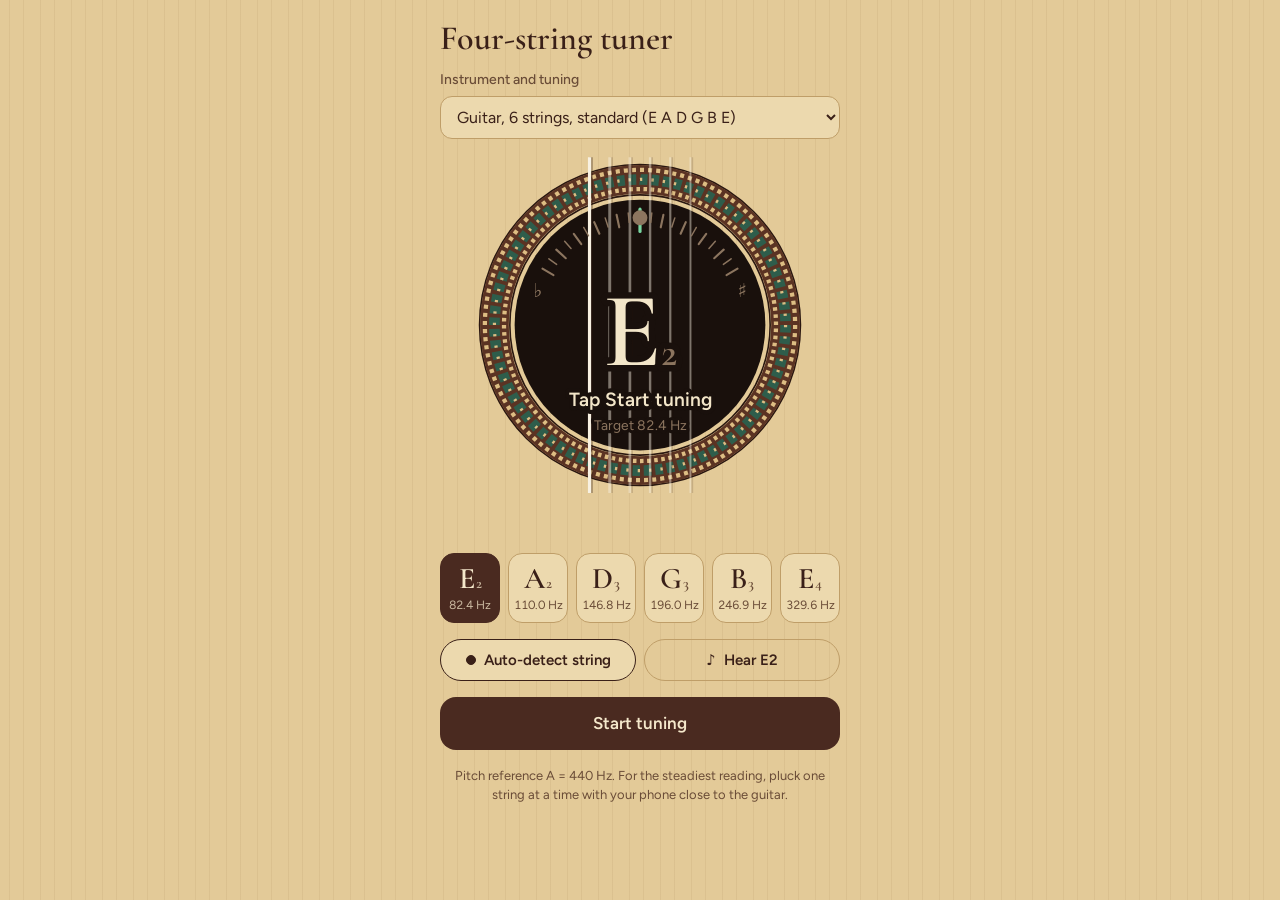
<file: tools/guitar-tune/index.html>
<!doctype html>
<html lang="en">
<head>
<meta charset="utf-8">
<meta name="viewport" content="width=device-width, initial-scale=1, viewport-fit=cover">
<title>Four-string tuner</title>
<link rel="preconnect" href="https://fonts.googleapis.com">
<link rel="preconnect" href="https://fonts.gstatic.com" crossorigin>
<link href="https://fonts.googleapis.com/css2?family=Cormorant+Garamond:wght@600&family=Figtree:wght@400;500;600&display=swap" rel="stylesheet">
<style>
:root{
  box-sizing:border-box;
  padding-top:env(safe-area-inset-top,0px);
  padding-bottom:env(safe-area-inset-bottom,0px);
  --bg:#E3CA98;
  --grain:rgba(110,70,25,.07);
  --text:#3A2018;
  --muted:#6A4C37;
  --surface:#ECD9AE;
  --line:#BF9E68;
  --btn-bg:#4A2A20;
  --btn-fg:#F5E8CB;
  --hole:#19100C;
  --hole-text:#F3E6C9;
  --hole-muted:#8C755F;
  --nylon:#F8F1E2;
  --nylon-shadow:rgba(45,22,10,.35);
  --ros-1:#5B3323;
  --ros-2:#DDBD83;
  --ros-3:#2E5D4B;
  --ros-4:#2A1710;
  --good:#1E5E37;
  --off:#7E4708;
  --good-hole:#78D6A0;
  --off-hole:#F2B24C;
  color-scheme:light;
}
@media (prefers-color-scheme: dark){
  :root:not([data-theme="light"]){
    --bg:#1A120F;
    --grain:rgba(255,220,170,.035);
    --text:#EEDAB2;
    --muted:#AE9275;
    --surface:#271B16;
    --line:#47332A;
    --btn-bg:#E4C68F;
    --btn-fg:#1A120F;
    --hole:#0B0705;
    --hole-text:#F3E6C9;
    --hole-muted:#7E6A57;
    --nylon:#E8DDC8;
    --nylon-shadow:rgba(0,0,0,.55);
    --ros-1:#4B2A1D;
    --ros-2:#C6A46B;
    --ros-3:#3B7460;
    --ros-4:#0B0705;
    --good:#78D6A0;
    --off:#EFB04E;
    --good-hole:#78D6A0;
    --off-hole:#EFB04E;
    color-scheme:dark;
  }
}
:root[data-theme="dark"]{
  --bg:#1A120F;
  --grain:rgba(255,220,170,.035);
  --text:#EEDAB2;
  --muted:#AE9275;
  --surface:#271B16;
  --line:#47332A;
  --btn-bg:#E4C68F;
  --btn-fg:#1A120F;
  --hole:#0B0705;
  --hole-text:#F3E6C9;
  --hole-muted:#7E6A57;
  --nylon:#E8DDC8;
  --nylon-shadow:rgba(0,0,0,.55);
  --ros-1:#4B2A1D;
  --ros-2:#C6A46B;
  --ros-3:#3B7460;
  --ros-4:#0B0705;
  --good:#78D6A0;
  --off:#EFB04E;
  --good-hole:#78D6A0;
  --off-hole:#EFB04E;
  color-scheme:dark;
}
html{height:100%;scroll-padding-top:env(safe-area-inset-top,0px)}
*,*::before,*::after{box-sizing:inherit}
body{
  margin:0;min-height:100%;
  background-color:var(--bg);
  background-image:repeating-linear-gradient(90deg,transparent 0 9px,var(--grain) 9px 10px,transparent 10px 23px,var(--grain) 23px 24px,transparent 24px 31px);
  color:var(--text);
  font:400 16px/1.5 "Figtree",system-ui,-apple-system,"Segoe UI",Roboto,sans-serif;
  -webkit-text-size-adjust:100%;
}
.wrap{max-width:440px;margin:0 auto;padding:20px 20px 28px;display:flex;flex-direction:column;gap:16px}
.top{display:flex;flex-direction:column;gap:12px}
h1{font-family:"Cormorant Garamond",Garamond,"Times New Roman",serif;font-weight:600;font-size:34px;line-height:1.1;margin:0}
.field{display:flex;flex-direction:column;gap:6px}
.field-label{font-size:14px;font-weight:500;color:var(--muted)}
select{font:inherit;font-size:16px;color:var(--text);background:var(--surface);border:1px solid var(--line);border-radius:12px;padding:10px 12px;width:100%}

.dial{width:min(100%,340px);margin:0 auto}
.dial svg{display:block;width:100%;height:auto}
.purfling{fill:none;stroke:var(--ros-4);stroke-width:1.5}
.ros-base{fill:none;stroke:var(--ros-1);stroke-width:27}
.ros-a{fill:none;stroke:var(--ros-2);stroke-width:4;stroke-dasharray:1.5 1.5}
.ros-a2{stroke-dashoffset:1.5}
.ros-b{fill:none;stroke:var(--ros-3);stroke-width:10;stroke-dasharray:2 1}
.ros-c{fill:none;stroke:var(--ros-2);stroke-width:3;stroke-dasharray:.6 2.4}
.hole{fill:var(--hole)}
.glow{fill:none;stroke:var(--good-hole);stroke-width:3;opacity:0;transition:opacity .25s}
.glow.on{opacity:.9}
.string{opacity:.45;transition:opacity .2s}
.string.is-target{opacity:1}
.string .nylon{stroke:var(--nylon)}
.string .shade{stroke:var(--nylon-shadow)}
.string.ring{animation:ring 70ms linear infinite alternate}
@keyframes ring{from{transform:translateX(-.9px)}to{transform:translateX(.9px)}}
.tick{stroke:var(--hole-muted);stroke-width:1.4;stroke-linecap:round}
.tick-major{stroke-width:2}
.tick-center{stroke:var(--good-hole);stroke-width:3}
.flat-sharp{fill:var(--hole-muted);font:500 18px "Figtree",system-ui,sans-serif;text-anchor:middle}
.needle-dot{fill:var(--hole-muted);transition:fill .2s}
.needle-dot.good{fill:var(--good-hole)}
.needle-dot.off{fill:var(--off-hole)}
.halo{paint-order:stroke fill;stroke:var(--hole);stroke-linejoin:round}
.note{font-family:"Cormorant Garamond",Garamond,"Times New Roman",serif;font-weight:600;font-size:100px;fill:var(--hole-text);text-anchor:middle;stroke-width:12px}
.note .oct{font-size:38px;fill:var(--hole-muted)}
.cents{font:600 18px "Figtree",system-ui,sans-serif;fill:var(--hole-text);text-anchor:middle;stroke-width:8px;font-variant-numeric:tabular-nums}
.cents.good{fill:var(--good-hole)}
.cents.off{fill:var(--off-hole)}
.hz{font:400 13px "Figtree",system-ui,sans-serif;fill:var(--hole-muted);text-anchor:middle;stroke-width:6px;font-variant-numeric:tabular-nums}

.status{margin:-4px 0 0;text-align:center;font-weight:600;font-size:20px;min-height:30px}
.status.good{color:var(--good)}
.status.off{color:var(--off)}

.strings{display:grid;grid-template-columns:repeat(var(--n,4),minmax(0,1fr));gap:8px}
.str{appearance:none;font:inherit;color:var(--text);background:var(--surface);border:1px solid var(--line);border-radius:14px;padding:10px 2px 8px;display:flex;flex-direction:column;align-items:center;gap:2px;cursor:pointer;transition:background-color .15s,color .15s}
.str .sn{font-family:"Cormorant Garamond",Garamond,"Times New Roman",serif;font-weight:600;font-size:30px;line-height:1}
.str .sn small{font-size:.5em;color:var(--muted);margin-left:1px}
.str .sf{font-size:12px;color:var(--muted);font-variant-numeric:tabular-nums}
.str.is-target{background:var(--btn-bg);color:var(--btn-fg);border-color:var(--btn-bg)}
.str.is-target .sf,.str.is-target small{color:inherit;opacity:.75}

.row{display:flex;gap:8px}
.chip{flex:1;appearance:none;font:600 15px/1.2 "Figtree",system-ui,sans-serif;color:var(--text);background:transparent;border:1px solid var(--line);border-radius:999px;padding:11px 12px;cursor:pointer;display:inline-flex;align-items:center;justify-content:center;gap:8px}
.chip .dot{width:10px;height:10px;border-radius:50%;border:1.5px solid currentColor;flex:none}
.chip[aria-pressed="true"]{background:var(--surface);border-color:var(--text)}
.chip[aria-pressed="true"] .dot{background:currentColor}
.primary{appearance:none;width:100%;font:600 17px/1.2 "Figtree",system-ui,sans-serif;color:var(--btn-fg);background:var(--btn-bg);border:0;border-radius:16px;padding:16px;cursor:pointer}
.primary[disabled]{opacity:.6;cursor:default}
button:focus-visible,select:focus-visible{outline:3px solid var(--text);outline-offset:2px}
.error{margin:0;padding:12px 14px;border-radius:12px;background:var(--surface);border:1px solid var(--line);font-size:15px}
.foot{margin:0;color:var(--muted);font-size:13px;text-align:center}
@media (prefers-reduced-motion: reduce){
  .string.ring{animation:none}
  *{transition:none!important}
}
</style>
</head>
<body>
<main class="wrap">
  <header class="top">
    <h1>Four-string tuner</h1>
    <label class="field">
      <span class="field-label">Instrument and tuning</span>
      <select id="preset"></select>
    </label>
  </header>

  <div class="dial">
    <svg viewBox="0 0 320 320" aria-hidden="true">
      <circle cx="160" cy="160" r="151" class="purfling"/>
      <circle cx="160" cy="160" r="137" class="ros-base"/>
      <circle cx="160" cy="160" r="146" class="ros-a" pathLength="360"/>
      <circle cx="160" cy="160" r="137" class="ros-b" pathLength="240"/>
      <circle cx="160" cy="160" r="137" class="ros-c" pathLength="240"/>
      <circle cx="160" cy="160" r="128" class="ros-a ros-a2" pathLength="360"/>
      <circle cx="160" cy="160" r="122.5" class="purfling"/>
      <circle cx="160" cy="160" r="118" class="hole"/>
      <circle id="glow" cx="160" cy="160" r="116" class="glow"/>
      <g id="strings-svg"></g>
      <g id="ticks"></g>
      <text x="64" y="134" class="flat-sharp">♭</text>
      <text x="256" y="134" class="flat-sharp">♯</text>
      <g id="needle" transform="rotate(0 160 160)"><circle cx="160" cy="59" r="7" class="needle-dot"/></g>
      <text id="note" x="160" y="198" class="note halo"></text>
      <text id="cents" x="160" y="236" class="cents halo"></text>
      <text id="hz" x="160" y="259" class="hz halo"></text>
    </svg>
  </div>

  <p id="status" class="status" aria-live="polite"></p>

  <div id="strings" class="strings" aria-label="Strings"></div>

  <div class="row">
    <button id="auto" class="chip" type="button" aria-pressed="true"><span class="dot" aria-hidden="true"></span>Auto-detect string</button>
    <button id="hear" class="chip" type="button"><span aria-hidden="true">♪</span><span id="hear-label">Hear D3</span></button>
  </div>

  <button id="start" class="primary" type="button">Start tuning</button>
  <p id="error" class="error" role="alert" hidden></p>

  <p class="foot">Pitch reference A = 440 Hz. For the steadiest reading, pluck one string at a time with your phone close to the guitar.</p>
</main>

<script>
(function(){
"use strict";

const PRESETS=[
  {id:"six",   name:"Guitar, 6 strings, standard (E A D G B E)",      notes:["E2","A2","D3","G3","B3","E4"]},
  {id:"dgbe",  name:"Classical guitar, top four strings (D G B E)", notes:["D3","G3","B3","E4"]},
  {id:"cgda",  name:"Tenor guitar (C G D A)",                       notes:["C3","G3","D4","A4"]},
  {id:"gcea",  name:"Ukulele (G C E A)",                            notes:["G4","C4","E4","A4"]},
  {id:"cuatro",name:"Venezuelan cuatro (A D F♯ B)",                 notes:["A3","D4","F#4","B3"]}
];
const SEMI={C:0,D:2,E:4,F:5,G:7,A:9,B:11};
function parseNote(s){
  const m=/^([A-G])(#?)(\d)$/.exec(s);
  const midi=12*(+m[3]+1)+SEMI[m[1]]+(m[2]?1:0);
  return {letter:m[1]+(m[2]?"♯":""), oct:m[3], freq:440*Math.pow(2,(midi-69)/12)};
}

const $=id=>document.getElementById(id);
const NS="http://www.w3.org/2000/svg";
function svgEl(tag,attrs,parent){
  const e=document.createElementNS(NS,tag);
  for(const k in attrs) e.setAttribute(k,attrs[k]);
  if(parent) parent.appendChild(e);
  return e;
}

const presetSel=$("preset"), stringsBox=$("strings"), stringsSvg=$("strings-svg"),
      ticksG=$("ticks"), needle=$("needle"), needleDot=needle.firstElementChild,
      noteEl=$("note"), centsEl=$("cents"), hzEl=$("hz"), glow=$("glow"),
      statusEl=$("status"), autoBtn=$("auto"), hearBtn=$("hear"), hearLabel=$("hear-label"),
      startBtn=$("start"), errorEl=$("error");

const READY="Tap Start tuning", LISTEN="Play a string";
let strings=[], target=0, auto=true, running=false, heard=false, wasGood=false;
let minF=60, maxF=1000, smooth=null, lastHeard=0, noteKey="";
const hist=[];

/* Cents scale around the top of the sound hole */
for(let c=-50;c<=50;c+=5){
  const a=c/50*60*Math.PI/180, center=c===0, major=c%10===0;
  const r1=center?88:major?94:97, r2=center?109:106;
  svgEl("line",{
    x1:(160+r1*Math.sin(a)).toFixed(2), y1:(160-r1*Math.cos(a)).toFixed(2),
    x2:(160+r2*Math.sin(a)).toFixed(2), y2:(160-r2*Math.cos(a)).toFixed(2),
    class:center?"tick tick-center":major?"tick tick-major":"tick"
  },ticksG);
}

/* Presets */
PRESETS.forEach(p=>{
  const o=document.createElement("option");
  o.value=p.id; o.textContent=p.name; presetSel.appendChild(o);
});
let saved=null;
try{ saved=localStorage.getItem("four-string-tuner:preset"); }catch(e){}
presetSel.value=PRESETS.some(p=>p.id===saved)?saved:"six";
presetSel.addEventListener("change",()=>{
  setPreset(presetSel.value);
  try{ localStorage.setItem("four-string-tuner:preset",presetSel.value); }catch(e){}
});

function setPreset(id){
  const p=PRESETS.find(x=>x.id===id)||PRESETS[0];
  strings=p.notes.map(parseNote);
  const fs=strings.map(s=>s.freq);
  minF=Math.min(...fs)*0.6;
  maxF=Math.max(...fs)*2.2;
  target=0; smooth=null; hist.length=0; heard=false; noteKey="";
  renderStrings(); markTarget(); showIdle(running?LISTEN:READY);
}

function renderStrings(){
  stringsBox.innerHTML=""; stringsSvg.innerHTML="";
  stringsBox.style.setProperty("--n",strings.length);
  const sp=strings.length<=4?26:19;
  strings.forEach((s,i)=>{
    const b=document.createElement("button");
    b.type="button"; b.className="str";
    b.innerHTML='<span class="sn">'+s.letter+'<small>'+s.oct+'</small></span><span class="sf">'+s.freq.toFixed(1)+' Hz</span>';
    b.setAttribute("aria-label",s.letter.replace("♯"," sharp")+s.oct+", "+s.freq.toFixed(1)+" hertz");
    b.addEventListener("click",()=>{
      auto=false; autoBtn.setAttribute("aria-pressed","false");
      setTarget(i);
      if(!heard) showIdle(running?LISTEN:READY);
    });
    stringsBox.appendChild(b);

    const x=160+(i-(strings.length-1)/2)*sp;
    const w=Math.max(1.3,3-Math.log2(s.freq/82.4)*0.6).toFixed(2);
    const g=svgEl("g",{class:"string"},stringsSvg);
    svgEl("line",{x1:x+1.6,y1:2,x2:x+1.6,y2:318,class:"shade","stroke-width":w},g);
    svgEl("line",{x1:x,y1:2,x2:x,y2:318,class:"nylon","stroke-width":w},g);
  });
}

function setTarget(i){
  if(i!==target){ target=i; smooth=null; wasGood=false; }
  markTarget();
}
function markTarget(){
  [...stringsBox.children].forEach((b,i)=>{
    b.classList.toggle("is-target",i===target);
    b.setAttribute("aria-pressed",String(i===target));
  });
  [...stringsSvg.children].forEach((g,i)=>g.classList.toggle("is-target",i===target));
  const s=strings[target];
  hearLabel.textContent="Hear "+s.letter+s.oct;
}
function setNote(s){
  const key=s.letter+s.oct;
  if(key===noteKey) return;
  noteKey=key;
  noteEl.textContent="";
  noteEl.appendChild(document.createTextNode(s.letter));
  const t=svgEl("tspan",{class:"oct"},noteEl);
  t.textContent=s.oct;
}
function setStatus(text,cls){
  if(statusEl.textContent!==text) statusEl.textContent=text;
  statusEl.className="status"+(cls?" "+cls:"");
}
function ring(i){
  [...stringsSvg.children].forEach((g,j)=>g.classList.toggle("ring",j===i));
}
function showIdle(msg){
  const s=strings[target];
  setNote(s);
  centsEl.textContent=msg;
  centsEl.setAttribute("class","cents halo");
  hzEl.textContent="Target "+s.freq.toFixed(1)+" Hz";
  needle.setAttribute("transform","rotate(0 160 160)");
  needleDot.setAttribute("class","needle-dot");
  glow.classList.remove("on");
  ring(-1);
  setStatus("","");
  wasGood=false;
}
function showReading(f,c){
  const s=strings[target];
  setNote(s);
  const a=Math.abs(c), r=Math.round(c);
  const good=a<=5||(wasGood&&a<=7);
  wasGood=good;
  centsEl.textContent=r===0?"0 cents":(r>0?"+":"−")+Math.abs(r)+(Math.abs(r)===1?" cent":" cents");
  centsEl.setAttribute("class","cents halo "+(good?"good":"off"));
  hzEl.textContent=f.toFixed(1)+" Hz";
  const ang=Math.max(-50,Math.min(50,c))/50*60;
  needle.setAttribute("transform","rotate("+ang.toFixed(2)+" 160 160)");
  needleDot.setAttribute("class","needle-dot "+(good?"good":"off"));
  glow.classList.toggle("on",good);
  ring(target);
  let msg;
  if(good) msg="In tune";
  else if(c<0) msg=c<-50?"Much too low, tighten the string":"Too low, tighten the string";
  else msg=c>50?"Much too high, loosen the string":"Too high, loosen the string";
  setStatus(msg,good?"good":"off");
}

/* Audio */
let ac=null, stream=null, source=null, analyser=null, buf=null, raf=0;
const diff=new Float32Array(2049), cmnd=new Float32Array(2049);

function audio(){
  if(!ac){
    const AC=window.AudioContext||window.webkitAudioContext;
    ac=new AC();
  }
  if(ac.state==="suspended") ac.resume();
  return ac;
}

/* YIN pitch detection */
function detect(data,sr){
  const N=data.length;
  let rms=0;
  for(let i=0;i<N;i++) rms+=data[i]*data[i];
  rms=Math.sqrt(rms/N);
  if(rms<0.006) return null;
  const tauMax=Math.min(Math.floor(sr/minF),Math.floor(N/2),2048);
  const tauMin=Math.max(2,Math.floor(sr/maxF));
  const W=N-tauMax;
  for(let tau=1;tau<=tauMax;tau++){
    let s=0;
    for(let j=0;j<W;j++){ const x=data[j]-data[j+tau]; s+=x*x; }
    diff[tau]=s;
  }
  cmnd[0]=1;
  let run=0;
  for(let tau=1;tau<=tauMax;tau++){
    run+=diff[tau];
    cmnd[tau]=run?diff[tau]*tau/run:1;
  }
  let tau=-1;
  for(let t=tauMin;t<tauMax;t++){
    if(cmnd[t]<0.15){
      while(t+1<tauMax&&cmnd[t+1]<cmnd[t]) t++;
      tau=t; break;
    }
  }
  if(tau<1) return null;
  let better=tau;
  if(tau<tauMax){
    const s0=cmnd[tau-1], s1=cmnd[tau], s2=cmnd[tau+1];
    const d=s0+s2-2*s1;
    if(d) better=tau+(s0-s2)/(2*d);
  }
  return sr/better;
}
function median(arr){
  const s=arr.slice().sort((a,b)=>a-b);
  return s[Math.floor(s.length/2)];
}
function nearestString(f){
  let best=0, bd=Infinity;
  strings.forEach((s,i)=>{
    const d=Math.abs(Math.log2(f/s.freq));
    if(d<bd){ bd=d; best=i; }
  });
  return best;
}

function tick(){
  if(!running) return;
  analyser.getFloatTimeDomainData(buf);
  const f0=detect(buf,ac.sampleRate);
  const now=performance.now();
  if(f0){
    lastHeard=now; heard=true;
    hist.push(f0); if(hist.length>5) hist.shift();
    const f=median(hist);
    if(auto) setTarget(nearestString(f));
    const c=1200*Math.log2(f/strings[target].freq);
    smooth=smooth===null?c:smooth+0.3*(c-smooth);
    showReading(f,smooth);
  }else if(heard&&now-lastHeard>400){
    heard=false; hist.length=0; smooth=null;
    showIdle(LISTEN);
  }
  raf=requestAnimationFrame(tick);
}

function showError(msg){
  errorEl.textContent=msg;
  errorEl.hidden=false;
}

async function start(){
  errorEl.hidden=true;
  if(!navigator.mediaDevices||!navigator.mediaDevices.getUserMedia){
    showError("The microphone isn’t available in this view. Open the page in its own browser tab and tap Start tuning again. You can still tune by ear with the Hear button.");
    return;
  }
  const ctx=audio();
  startBtn.disabled=true;
  startBtn.textContent="Starting…";
  try{
    stream=await navigator.mediaDevices.getUserMedia({audio:{echoCancellation:false,noiseSuppression:false,autoGainControl:false}});
    source=ctx.createMediaStreamSource(stream);
    analyser=ctx.createAnalyser();
    analyser.fftSize=4096;
    analyser.smoothingTimeConstant=0;
    source.connect(analyser);
    buf=new Float32Array(analyser.fftSize);
    running=true; heard=false; hist.length=0; smooth=null;
    startBtn.textContent="Stop";
    showIdle(LISTEN);
    raf=requestAnimationFrame(tick);
  }catch(err){
    startBtn.textContent="Start tuning";
    const n=err&&err.name;
    if(n==="NotAllowedError"||n==="SecurityError"){
      showError("Microphone access was blocked. Allow the microphone for this page in your browser’s site settings, then tap Start tuning again. You can still tune by ear with the Hear button.");
    }else if(n==="NotFoundError"||n==="OverconstrainedError"){
      showError("No microphone was found. Connect one, then tap Start tuning again.");
    }else{
      showError("The microphone couldn’t start"+(err&&err.message?": "+err.message:".")+" Tap Start tuning to try again.");
    }
  }finally{
    startBtn.disabled=false;
  }
}

function stop(){
  running=false;
  cancelAnimationFrame(raf);
  if(stream) stream.getTracks().forEach(t=>t.stop());
  if(source) source.disconnect();
  stream=null; source=null; analyser=null; heard=false;
  startBtn.textContent="Start tuning";
  showIdle(READY);
}

/* Reference tone: a soft plucked sound */
function pluck(freq){
  const ctx=audio(), now=ctx.currentTime;
  const out=ctx.createGain();
  out.gain.setValueAtTime(0.0001,now);
  out.gain.exponentialRampToValueAtTime(0.35,now+0.012);
  out.gain.exponentialRampToValueAtTime(0.0001,now+2.6);
  const lp=ctx.createBiquadFilter();
  lp.type="lowpass";
  lp.frequency.setValueAtTime(Math.min(freq*8,12000),now);
  lp.frequency.exponentialRampToValueAtTime(freq*2,now+1.6);
  [[1,"triangle",1],[2,"sine",0.35],[3,"sine",0.15]].forEach(([h,type,amp])=>{
    const o=ctx.createOscillator(), g=ctx.createGain();
    o.type=type; o.frequency.value=freq*h; g.gain.value=amp;
    o.connect(g); g.connect(lp);
    o.start(now); o.stop(now+2.7);
  });
  lp.connect(out); out.connect(ctx.destination);
}

startBtn.addEventListener("click",()=>{ running?stop():start(); });
hearBtn.addEventListener("click",()=>pluck(strings[target].freq));
autoBtn.addEventListener("click",()=>{
  auto=!auto;
  autoBtn.setAttribute("aria-pressed",String(auto));
});
document.addEventListener("visibilitychange",()=>{ if(document.hidden&&running) stop(); });

setPreset(presetSel.value);
})();
</script>
</body>
</html>
</file>
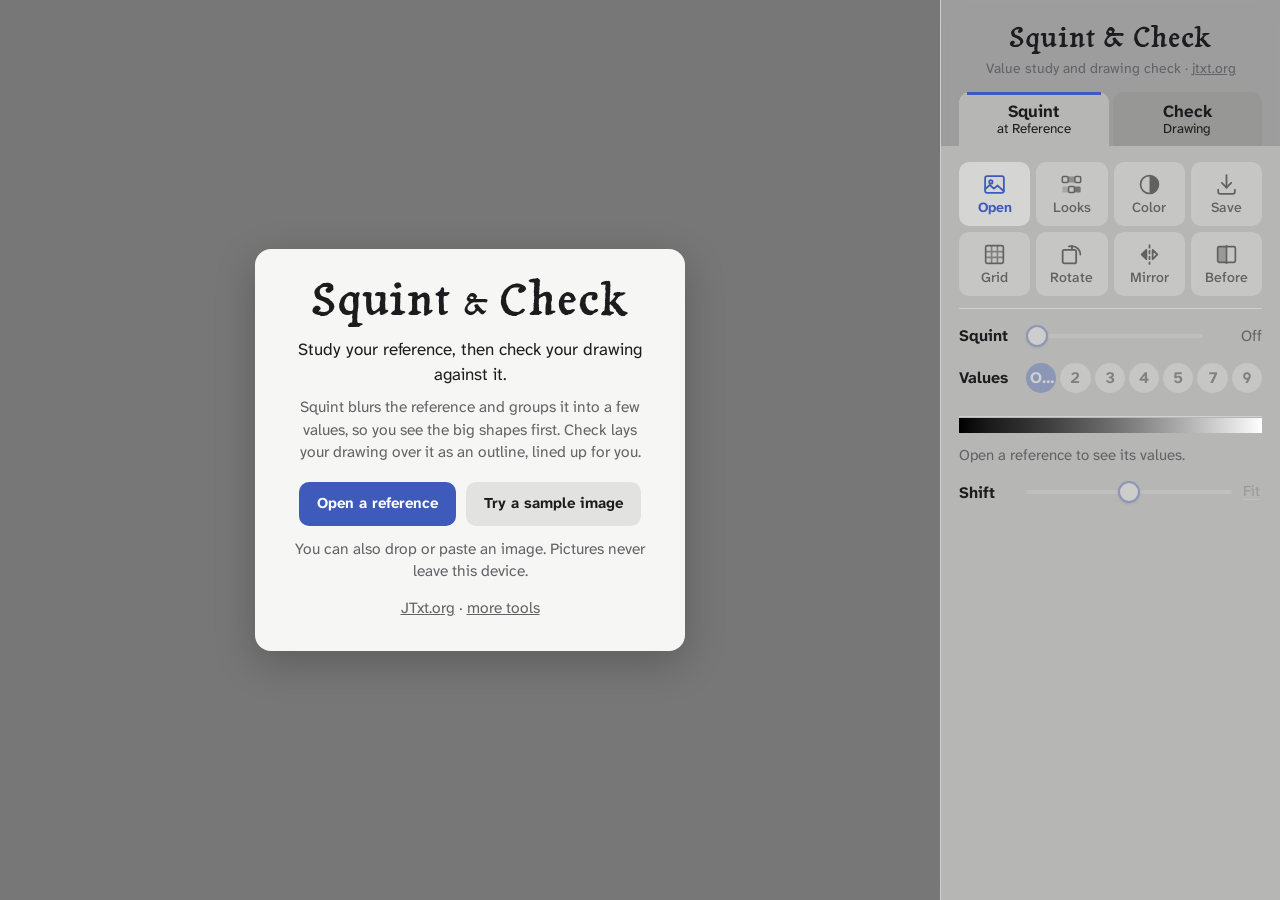
<file: tools/squint-check/index.html>
<!DOCTYPE html>
<!-- Squint & Check. co-authors: jtxt.org and claude opus 5.5 -->
<html lang="en">
<head>
<meta charset="UTF-8">
<meta name="viewport" content="width=device-width, initial-scale=1, viewport-fit=cover">
<title>Squint &amp; Check</title>
<meta name="fediverse:creator" content="@jtxt@mastodon.social">
<meta name="description" content="Study a reference's values, then check your drawing against it. Free, on your device, nothing uploaded.">
<link rel="preconnect" href="https://fonts.googleapis.com">
<link rel="preconnect" href="https://fonts.gstatic.com" crossorigin>
<link href="https://fonts.googleapis.com/css2?family=Tagesschrift&family=Atkinson+Hyperlegible+Next:wght@400;500;700&display=swap" rel="stylesheet">
<link rel="stylesheet" href="style.css?v=13">
<!-- Dark mode set to On or Off in Looks, applied before the page draws so it doesn't flash. -->
<script>try{var t=localStorage.getItem('squintcheck.theme');if(t==='dark'||t==='light')document.documentElement.setAttribute('data-theme',t);}catch(e){}</script>
</head>
<body>
<div id="app" data-mode="squint" data-tools="closed">

  <main id="stage" aria-label="Picture">
    <canvas id="gl"></canvas>
    <canvas id="ov" aria-hidden="true"></canvas>

    <div id="readout" aria-live="polite">
      <div id="readSwatch"></div>
      <div><div id="readValue"></div><div id="readMeta"></div></div>
    </div>
    <div id="beforeTag" class="tag">Before</div>
    <div id="zoomTag" class="tag">100%</div>
    <div id="driftTag" class="tag" aria-live="polite"></div>

    <div id="empty" class="empty">
      <div class="welcome">
        <h1 class="wordmark" translate="no">Squint <span class="amp">&amp;</span> Check</h1>
        <p class="lead">Study your reference, then check your drawing against it.</p>
        <p>Squint blurs the reference and groups it into a few values, so you see the big shapes first. Check lays your drawing over it as an outline, lined up for you.</p>
        <div class="actions">
          <button class="btn primary" id="openBtn" type="button">Open a reference</button>
          <button class="btn quiet" id="exampleBtn" type="button">Try a sample image</button>
        </div>
        <p class="small">You can also drop or paste an image. Pictures never leave this device.</p>
        <p class="small home"><a href="/">JTxt.org</a> · <a href="/work/">more tools</a></p>
      </div>
    </div>

    <div id="emptyDraw" class="empty hidden">
      <div class="welcome">
        <h2>Add your drawing</h2>
        <p>Take a photo of it straight on, filling the frame, in even light. It lines up on the reference by itself.</p>
        <div class="actions">
          <button class="btn primary" id="drawBtn" type="button">Add a photo of your drawing</button>
          <button class="btn quiet" id="pairBtn" type="button">Try the sample pair</button>
        </div>
        <p class="small">Drop or paste works here too.</p>
      </div>
    </div>

    <div id="toast" role="status"></div>
    <div id="drop">Drop to open</div>
  </main>

  <aside id="panel">
    <div class="brand"><span class="wm" translate="no">Squint &amp; Check</span><small>Value study and drawing check · <a href="/">jtxt.org</a></small></div>

    <div id="tabs" role="group" aria-label="Tab">
      <button type="button" data-mode="squint"><b>Squint</b> <span>at Reference</span></button>
      <button type="button" data-mode="check"><b>Check</b> <span>Drawing</span></button>
    </div>

    <!-- The tools: on a phone they slide down out of sight until this tab has its picture. -->
    <div class="drawer"><div class="drawer-in">

    <!-- ============ Reference Squint ============ -->
    <section class="pane pane-squint" aria-label="Reference Squint">
      <nav class="toolbar" aria-label="Squint tools">
        <button class="tool" type="button" data-t="open" title="Open a reference (O)">
          <svg viewBox="0 0 24 24" fill="none" stroke="currentColor" stroke-width="1.7" stroke-linecap="round" stroke-linejoin="round"><rect x="3" y="4" width="18" height="16" rx="2"/><circle cx="8.5" cy="9.5" r="1.6"/><path d="M3 16.5l4.5-4 4 3.5 3.5-3 6 5.5"/></svg>
          <span>Open</span>
        </button>
        <button class="tool" type="button" data-t="looks" title="Looks (L)">
          <svg viewBox="0 0 24 24" fill="none" stroke="currentColor" stroke-width="1.5"><rect x="3.2" y="4.4" width="5.6" height="5.6" rx="1"/><rect x="9.2" y="4.4" width="5.6" height="5.6" rx="1" fill="currentColor" stroke="none" opacity=".55"/><rect x="15.2" y="4.4" width="5.6" height="5.6" rx="1"/><rect x="3.2" y="14" width="5.6" height="5.6" rx="1" fill="currentColor" stroke="none" opacity=".3"/><rect x="9.2" y="14" width="5.6" height="5.6" rx="1"/><rect x="15.2" y="14" width="5.6" height="5.6" rx="1" fill="currentColor" stroke="none" opacity=".8"/></svg>
          <span>Looks</span>
        </button>
        <button class="tool" type="button" data-t="color" title="Color (C)">
          <svg viewBox="0 0 24 24" fill="none" stroke="currentColor" stroke-width="1.6"><circle cx="12" cy="12" r="8.6"/><path d="M12 3.4a8.6 8.6 0 0 1 0 17.2z" fill="currentColor" stroke="none"/></svg>
          <span id="colorName">Color</span>
        </button>
        <button class="tool" type="button" data-t="grid" title="Grid (G)">
          <svg viewBox="0 0 24 24" fill="none" stroke="currentColor" stroke-width="1.6"><rect x="3.5" y="3.5" width="17" height="17" rx="1.5"/><path d="M9.2 3.5v17M14.8 3.5v17M3.5 9.2h17M3.5 14.8h17" opacity=".7"/></svg>
          <span class="gridName">Grid</span>
        </button>
        <button class="tool" type="button" data-t="rotate" title="Rotate (R)">
          <svg viewBox="0 0 24 24" fill="none" stroke="currentColor" stroke-width="1.7" stroke-linecap="round" stroke-linejoin="round"><rect x="3.5" y="7.5" width="13" height="13" rx="1.6"/><path d="M20.5 12a8 8 0 0 0-8-8"/><path d="M9.5 4.2L12.6 4l-.2 3.1"/></svg>
          <span class="rotName">Rotate</span>
        </button>
        <button class="tool" type="button" data-t="mirror" title="Mirror (M)">
          <svg viewBox="0 0 24 24" fill="none" stroke="currentColor" stroke-width="1.7" stroke-linecap="round" stroke-linejoin="round"><path d="M12 3v18" stroke-dasharray="2.5 3"/><path d="M9 7.5L4.5 12 9 16.5z" fill="currentColor"/><path d="M15 7.5L19.5 12 15 16.5z"/></svg>
          <span>Mirror</span>
        </button>
        <button class="tool hold" type="button" data-t="before" aria-label="Hold to see the original" title="Hold to see the original (Space)">
          <svg viewBox="0 0 24 24" fill="none" stroke="currentColor" stroke-width="1.6"><rect x="3.5" y="4.5" width="17" height="15" rx="1.5"/><path d="M3.5 6a1.5 1.5 0 0 1 1.5-1.5h7v15H5A1.5 1.5 0 0 1 3.5 18z" fill="currentColor" stroke="none" opacity=".45"/><path d="M12 3v18"/></svg>
          <span>Before</span>
        </button>
        <button class="tool" type="button" data-t="save" title="Save (S)">
          <svg viewBox="0 0 24 24" fill="none" stroke="currentColor" stroke-width="1.7" stroke-linecap="round" stroke-linejoin="round"><path d="M12 3v12"/><path d="M7.5 10.5L12 15l4.5-4.5"/><path d="M4 17v2a2 2 0 0 0 2 2h12a2 2 0 0 0 2-2v-2"/></svg>
          <span>Save</span>
        </button>
      </nav>

      <div class="rows">
        <div class="row">
          <label class="lbl" for="squint">Squint</label>
          <input type="range" id="squint" min="0" max="100" step="1" value="0">
          <output id="squintOut" for="squint">Off</output>
        </div>

        <div class="row">
          <span class="lbl" id="valuesLbl">Values</span>
          <div class="chips" id="nChips" role="group" aria-labelledby="valuesLbl">
            <button class="chip" type="button" data-n="0">Off</button>
            <button class="chip" type="button" data-n="2">2</button>
            <button class="chip" type="button" data-n="3">3</button>
            <button class="chip" type="button" data-n="4">4</button>
            <button class="chip" type="button" data-n="5">5</button>
            <button class="chip" type="button" data-n="7">7</button>
            <button class="chip" type="button" data-n="9">9</button>
          </div>
        </div>

        <div id="strip" tabindex="0" role="group" aria-label="Value map: the picture's lightness from black to white, with the boundaries between values">
          <canvas id="stripCv"></canvas>
        </div>
        <p id="stripHint"></p>

        <div class="row">
          <label class="lbl" for="shift">Shift</label>
          <input type="range" class="bipolar" id="shift" min="-25" max="25" step="0.5" value="0"
                 title="Move every boundary at once: left makes the picture darker, right lighter">
          <button class="textbtn" id="fitBtn" type="button" title="Put the boundaries back where they fit the picture">Fit</button>
        </div>
      </div>
    </section>

    <!-- ============ Drawing Check ============ -->
    <section class="pane pane-check" aria-label="Drawing Check">
      <nav class="toolbar" aria-label="Check tools">
        <button class="tool" type="button" data-c="open" aria-label="Open a photo of your drawing" title="Open a photo of your drawing (O)">
          <svg viewBox="0 0 24 24" fill="none" stroke="currentColor" stroke-width="1.7" stroke-linecap="round" stroke-linejoin="round"><rect x="3" y="4" width="18" height="16" rx="2"/><path d="M7 15.5c2-4 4-6 6-5s1 4 4 2.5"/></svg>
          <span>Open</span>
        </button>
        <button class="tool" type="button" data-c="match" title="Match: line the drawing up again">
          <svg viewBox="0 0 24 24" fill="none" stroke="currentColor" stroke-width="1.7" stroke-linecap="round" stroke-linejoin="round"><rect x="3.5" y="3.5" width="11" height="11" rx="1.5" opacity=".55"/><rect x="9.5" y="9.5" width="11" height="11" rx="1.5"/><path d="M6.5 17.5l2.5-2.5M15 6.5l2.5 2.5" /></svg>
          <span>Match</span>
        </button>
        <button class="tool" type="button" data-c="frame" title="Frame">
          <svg viewBox="0 0 24 24" fill="none" stroke="currentColor" stroke-width="1.7" stroke-linecap="round" stroke-linejoin="round"><path d="M6.5 2.5v15h15"/><path d="M2.5 6.5h15v15"/></svg>
          <span>Frame</span>
        </button>
        <button class="tool" type="button" data-c="grid" title="Grid (G)">
          <svg viewBox="0 0 24 24" fill="none" stroke="currentColor" stroke-width="1.6"><rect x="3.5" y="3.5" width="17" height="17" rx="1.5"/><path d="M9.2 3.5v17M14.8 3.5v17M3.5 9.2h17M3.5 14.8h17" opacity=".7"/></svg>
          <span class="gridName">Grid</span>
        </button>
        <button class="tool" type="button" data-c="rotate" title="Rotate (R)">
          <svg viewBox="0 0 24 24" fill="none" stroke="currentColor" stroke-width="1.7" stroke-linecap="round" stroke-linejoin="round"><rect x="3.5" y="7.5" width="13" height="13" rx="1.6"/><path d="M20.5 12a8 8 0 0 0-8-8"/><path d="M9.5 4.2L12.6 4l-.2 3.1"/></svg>
          <span class="rotName">Rotate</span>
        </button>
        <button class="tool" type="button" data-c="mirror" title="Mirror (M)">
          <svg viewBox="0 0 24 24" fill="none" stroke="currentColor" stroke-width="1.7" stroke-linecap="round" stroke-linejoin="round"><path d="M12 3v18" stroke-dasharray="2.5 3"/><path d="M9 7.5L4.5 12 9 16.5z" fill="currentColor"/><path d="M15 7.5L19.5 12 15 16.5z"/></svg>
          <span>Mirror</span>
        </button>
        <button class="tool" type="button" data-c="move" aria-pressed="false" title="Move drawing. On: drags, pinches and the wheel move the drawing. Off: they move the view">
          <svg viewBox="0 0 24 24" fill="none" stroke="currentColor" stroke-width="1.7" stroke-linecap="round" stroke-linejoin="round"><path d="M12 3v18M3 12h18"/><path d="M9.5 5.5L12 3l2.5 2.5M9.5 18.5L12 21l2.5-2.5M5.5 9.5L3 12l2.5 2.5M18.5 9.5L21 12l-2.5 2.5"/></svg>
          <span>Move</span>
        </button>
        <button class="tool" type="button" data-c="save" title="Save (S)">
          <svg viewBox="0 0 24 24" fill="none" stroke="currentColor" stroke-width="1.7" stroke-linecap="round" stroke-linejoin="round"><path d="M12 3v12"/><path d="M7.5 10.5L12 15l4.5-4.5"/><path d="M4 17v2a2 2 0 0 0 2 2h12a2 2 0 0 0 2-2v-2"/></svg>
          <span>Save</span>
        </button>
      </nav>

      <div class="rows">
        <div class="row">
          <span class="lbl" id="viewLbl">View</span>
          <button class="viewpick" type="button" id="viewBtn" aria-haspopup="dialog" aria-describedby="viewLbl" title="Choose how the drawing shows over the reference">
            <span id="viewName">Outline</span>
            <svg viewBox="0 0 24 24" fill="none" stroke="currentColor" stroke-width="2" stroke-linecap="round" stroke-linejoin="round" aria-hidden="true"><path d="M6 9.5l6 6 6-6"/></svg>
          </button>
          <button class="chip drift" type="button" id="driftChip" aria-pressed="false" title="Arrows where the drawing drifted from the reference, and a score, over any view">Drift</button>
        </div>

        <div class="row">
          <label class="lbl" for="fade">Ref</label>
          <input type="range" id="fade" min="0" max="100" step="1" value="15" title="Left: the reference alone. Right: your drawing alone. The view's line stays on top in between">
          <output id="fadeOut" for="fade">Drawing</output>
        </div>

        <div class="row status-row">
          <p id="checkStatus" aria-live="polite"></p>
          <button class="textbtn" id="statusBtn" type="button" hidden></button>
        </div>
        <p class="small homelink"><a href="/">JTxt.org</a> · <a href="/work/">more tools</a></p>
      </div>
    </section>
    </div></div>
  </aside>
</div>

  <div id="looks" class="fullsheet" role="dialog" aria-label="Looks">
    <div id="looksHead" class="fs-head">
      <h2>Looks</h2>
      <button id="looksClose" class="fs-close" type="button">Done</button>
    </div>
    <div id="looksBody" class="fs-body">
      <div id="lookGrid" class="card-grid"></div>
      <div class="settings">
        <div>
          <h3>Boundaries</h3>
          <p>Fitted puts the boundaries between the picture’s own groups of value. Even spaces them equally from black to white.</p>
          <div class="seg accent" id="splitSeg">
            <button type="button" data-v="fit">Fitted</button>
            <button type="button" data-v="even">Even</button>
          </div>
        </div>
        <div>
          <h3>Tones</h3>
          <p>As seen paints each band its average value. Value scale spreads the bands evenly from black to white.</p>
          <div class="seg accent" id="tonesSeg">
            <button type="button" data-v="seen">As seen</button>
            <button type="button" data-v="scale">Value scale</button>
          </div>
        </div>
        <div>
          <h3>Surround</h3>
          <p>The color around the picture changes how light or dark it looks. A neutral mid gray gives the most honest read.</p>
          <div class="seg accent" id="surroundSeg">
            <button type="button" data-v="black">Black</button>
            <button type="button" data-v="dark">Dark</button>
            <button type="button" data-v="mid">Mid gray</button>
            <button type="button" data-v="white">White</button>
          </div>
        </div>
        <div>
          <h3>Dark mode</h3>
          <p>Auto follows your device’s setting. On and Off choose for this page.</p>
          <div class="seg accent" id="themeSeg">
            <button type="button" data-v="auto">Auto</button>
            <button type="button" data-v="dark">On</button>
            <button type="button" data-v="light">Off</button>
          </div>
        </div>
      </div>
    </div>
  </div>

  <div id="views" class="fullsheet" role="dialog" aria-label="Views">
    <div id="viewsHead" class="fs-head">
      <h2>Views</h2>
      <button id="viewsClose" class="fs-close" type="button">Done</button>
    </div>
    <div id="viewsBody" class="fs-body">
      <div id="viewGrid" class="card-grid"></div>
      <p class="small fs-note">The slider under View crosses from the reference alone to your drawing alone. Drift adds its arrows and score to any view.</p>
    </div>
  </div>

  <div id="saveSheet" role="dialog" aria-label="Save">
    <div class="sheet-card">
      <h2>Save</h2>
      <button class="btn primary" id="saveOverlay" type="button">What you see<small id="saveOverlayNote">The view as it is now, without the dimming</small></button>
      <button class="btn quiet" id="saveSide" type="button">Side by side<small>Reference and drawing, lined up at the same size</small></button>
      <p class="small" id="saveNote">Saves what’s inside the frame.</p>
      <button class="textbtn" id="saveCancel" type="button">Cancel</button>
    </div>
  </div>

<input type="file" id="fileInput" class="fileInput" accept="image/*">
<input type="file" id="drawInput" class="fileInput" accept="image/*">

<!-- Plain scripts, no build step. They share one global scope, so the order matters.
     ?v= is on every file (and style.css): raise it on all of them whenever any file changes.
     GitHub Pages lets a browser keep each file for 10 minutes, so without it a visit right
     after a push can run new scripts with an old cached worker, and no lines come back.
     The worker and match.js take their ?v= from check.js's. -->
<script src="sample-pair.js?v=13"></script>
<script src="shaders.js?v=13"></script>
<script src="core.js?v=13"></script>
<script src="gl.js?v=13"></script>
<script src="squint.js?v=13"></script>
<script src="check.js?v=13"></script>
<script src="input.js?v=13"></script>
<script src="debug.js?v=13"></script>
<script src="main.js?v=13"></script>
</body>
</html>
</file>
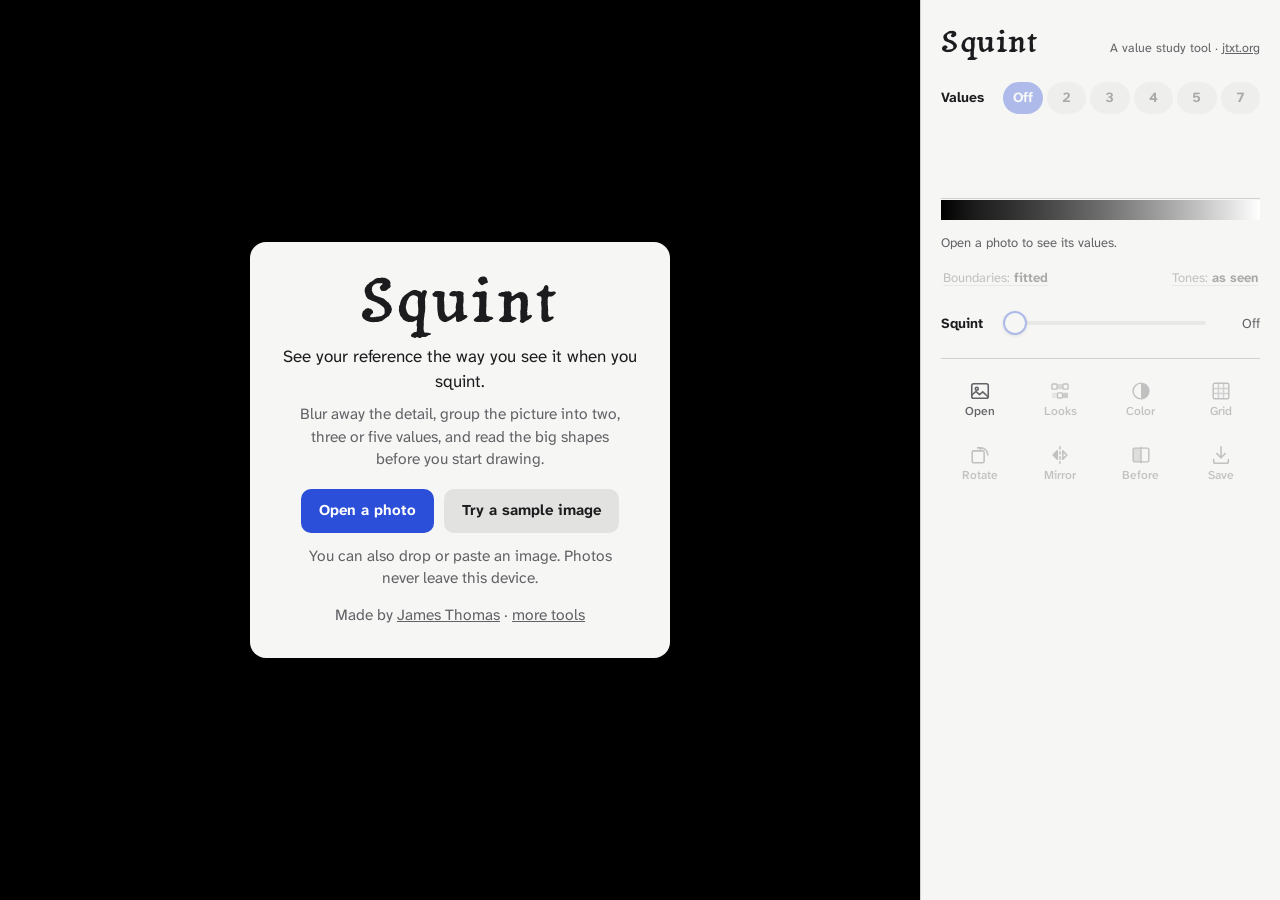
<file: tools/squint/index.html>
<!DOCTYPE html>
<html lang="en">
<head>
<meta charset="UTF-8">
<meta name="viewport" content="width=device-width, initial-scale=1, viewport-fit=cover">
<title>Squint</title>
<meta name="fediverse:creator" content="@jtxt@mastodon.social">
<link rel="preconnect" href="https://fonts.googleapis.com">
<link rel="preconnect" href="https://fonts.gstatic.com" crossorigin>
<link href="https://fonts.googleapis.com/css2?family=Tagesschrift&family=Atkinson+Hyperlegible+Next:wght@400;500;700&display=swap" rel="stylesheet">
<style>
  :root{
    --bg:#e9e9e7; --panel:#f6f6f4; --ink:#1c1c1e; --muted:#626267; --line:#d0d0d2; --chip:#e2e2e0;
    --accent:#2b4fd8; --accent-soft:rgba(43,79,216,.13); --on-accent:#ffffff;
    --surround:#777777;
    --ui:'Atkinson Hyperlegible Next', system-ui, -apple-system, 'Segoe UI', Roboto, sans-serif;
    --display:'Tagesschrift', Georgia, 'Times New Roman', serif;
    box-sizing:border-box;
    padding-top:env(safe-area-inset-top, 0px);
    padding-bottom:env(safe-area-inset-bottom, 0px);
  }
  @media (prefers-color-scheme: dark){
    :root:not([data-theme="light"]){
      --bg:#151517; --panel:#1d1d20; --ink:#ebebec; --muted:#95959b; --line:#303034; --chip:#28282c;
      --accent:#8098ff; --accent-soft:rgba(128,152,255,.16); --on-accent:#0d0d10;
    }
  }
  :root[data-theme="dark"]{
    --bg:#151517; --panel:#1d1d20; --ink:#ebebec; --muted:#95959b; --line:#303034; --chip:#28282c;
    --accent:#8098ff; --accent-soft:rgba(128,152,255,.16); --on-accent:#0d0d10;
  }
  html{ scroll-padding-top:env(safe-area-inset-top, 0px); }
  html, body{ height:100%; margin:0; }
  *, *::before, *::after{ box-sizing:inherit; }
  body{
    background:var(--bg); color:var(--ink); font-family:var(--ui);
    overflow:hidden; -webkit-tap-highlight-color:transparent;
    font-size:15px; line-height:1.45;
    user-select:none; -webkit-user-select:none;
    -webkit-touch-callout:none;
  }
  img, canvas, svg{ -webkit-user-drag:none; }
  button{ font:inherit; color:inherit; }
  :focus-visible{ outline:2px solid var(--accent); outline-offset:2px; }

  #app{
    height:100%; display:grid;
    grid-template-rows:minmax(0,1fr) auto;
    grid-template-columns:100%;
  }

  /* ---------- Stage ---------- */
  #stage{
    position:relative; min-height:0; overflow:hidden;
    background:var(--surround); touch-action:none;
    user-select:none; -webkit-user-select:none;
  }
  #gl{ display:block; width:100%; height:100%; }

  .tag{
    position:absolute; pointer-events:none; opacity:0;
    transition:opacity .15s ease;
    background:var(--panel); color:var(--ink);
    border-radius:6px; padding:3px 9px; font-size:13px; font-weight:700;
    box-shadow:0 1px 0 rgba(0,0,0,.15);
  }
  .tag.show{ opacity:1; }
  #beforeTag{ top:12px; left:50%; transform:translateX(-50%); background:var(--accent); color:var(--on-accent); }
  #zoomTag{ top:12px; right:12px; font-variant-numeric:tabular-nums; }

  #readout{
    position:absolute; top:12px; left:12px; z-index:3;
    display:flex; align-items:center; gap:10px;
    background:var(--panel); border-radius:10px; padding:7px 12px 7px 7px;
    box-shadow:0 2px 10px rgba(0,0,0,.18);
    opacity:0; transform:translateY(-4px); pointer-events:none;
    transition:opacity .2s ease, transform .2s ease;
  }
  #readout.show{ opacity:1; transform:none; }
  #readSwatch{ width:34px; height:34px; border-radius:6px; box-shadow:inset 0 0 0 1px rgba(128,128,128,.4); }
  #readValue{ font-size:18px; font-weight:700; line-height:1.1; }
  #readMeta{ font-size:12.5px; color:var(--muted); font-variant-numeric:tabular-nums; }

  #toast{
    position:absolute; left:50%; bottom:14px; transform:translate(-50%, 6px); z-index:9;
    background:var(--ink); color:var(--panel);
    padding:8px 14px; border-radius:8px; font-size:13.5px; max-width:min(92%, 420px); text-align:center;
    opacity:0; pointer-events:none; transition:opacity .2s ease, transform .2s ease;
  }
  #toast.show{ opacity:1; transform:translate(-50%, 0); }

  /* ---------- Empty state ---------- */
  #empty{
    position:absolute; inset:0; display:flex; align-items:center; justify-content:center; padding:20px;
  }
  #empty.hidden{ display:none; }
  .welcome{
    background:var(--panel); border-radius:16px; padding:28px 26px 22px;
    max-width:420px; width:100%; text-align:center;
    box-shadow:0 12px 40px rgba(0,0,0,.22);
  }
  .wordmark{
    font-family:var(--display); font-size:clamp(40px, 12vw, 60px); line-height:1; margin:0 0 14px;
    letter-spacing:.06em; font-weight:400;
    animation:squint 3.2s ease-in-out infinite;
  }
  @keyframes squint{
    0%, 40%, 100%{ filter:blur(0); }
    55%, 85%{ filter:blur(5px); }
  }
  .welcome p{ margin:0 0 10px; color:var(--muted); font-size:15.5px; max-width:34ch; margin-inline:auto; }
  .welcome p.lead{ color:var(--ink); font-size:17px; }
  .actions{ display:flex; gap:10px; justify-content:center; flex-wrap:wrap; margin:18px 0 12px; }
  .btn{
    border:none; border-radius:10px; padding:11px 18px; min-height:44px; cursor:pointer;
    font-weight:700; font-size:15px;
  }
  .btn.primary{ background:var(--accent); color:var(--on-accent); }
  .btn.quiet{ background:var(--chip); color:var(--ink); }
  .btn:active{ transform:scale(.97); }
  .small{ font-size:13px; color:var(--muted); margin:0; }
  .welcome p.home{ margin-top:14px; }
  .welcome a, .brand a{ color:var(--muted); }
  .welcome a:hover, .brand a:hover{ color:var(--accent); }

  #drop{
    position:absolute; inset:10px; border:2px dashed var(--accent); border-radius:12px;
    background:var(--accent-soft); display:flex; align-items:center; justify-content:center;
    font-weight:700; color:var(--ink); opacity:0; pointer-events:none; transition:opacity .15s; z-index:10;
  }
  #drop.show{ opacity:1; }

  /* ---------- Looks sheet ---------- */
  #looks{
    position:fixed; inset:0; z-index:20; background:var(--panel);
    display:none; flex-direction:column;
    padding-top:env(safe-area-inset-top, 0px);
    padding-bottom:env(safe-area-inset-bottom, 0px);
    user-select:none; -webkit-user-select:none;
  }
  #looks.open{ display:flex; }
  #looksHead, #looksBody{ width:100%; max-width:1100px; margin:0 auto; }
  #looksHead{
    display:flex; align-items:center; justify-content:space-between;
    padding:12px 14px 6px;
  }
  #looksHead h2{ margin:0; font-size:18px; font-weight:700; }
  #looksClose{
    border:none; background:var(--chip); border-radius:18px; min-height:36px; padding:0 14px;
    cursor:pointer; font-weight:700; font-size:14px;
  }
  #looksBody{ flex:1; min-height:0; overflow-y:auto; -webkit-overflow-scrolling:touch; padding:4px 14px 18px; }
  #lookGrid{
    display:grid; grid-template-columns:repeat(auto-fill, minmax(104px, 1fr)); gap:14px 10px;
  }
  .look{
    display:flex; flex-direction:column; gap:3px; text-align:left;
    background:none; border:none; padding:0; cursor:pointer;
  }
  .look canvas{
    display:block; width:100%; height:auto; border-radius:6px;
    background:var(--surround); outline:2px solid transparent; outline-offset:2px;
  }
  .look.current canvas{ outline-color:var(--accent); }
  .look .ln{ font-weight:700; font-size:14px; line-height:1.2; margin-top:4px; }
  .look .ld{ font-size:12.5px; color:var(--muted); line-height:1.3; }
  .look:active canvas{ transform:scale(.97); }
  .settings{ margin-top:22px; border-top:1px solid var(--line); padding-top:14px; }
  .settings h3{ margin:0 0 4px; font-size:15px; }
  .settings p{ margin:0 0 10px; font-size:13px; color:var(--muted); max-width:52ch; }

  /* ---------- Panel ---------- */
  #panel{
    background:var(--panel); border-top:1px solid var(--line);
    padding:10px 12px 6px; display:flex; flex-direction:column; gap:8px;
    min-width:0;
  }
  .brand{ display:none; }

  .row{ display:flex; align-items:center; gap:10px; min-width:0; }
  .lbl{ font-weight:700; font-size:14px; flex-shrink:0; min-width:52px; }

  .chips{ display:flex; gap:4px; flex:1; min-width:0; }
  .chip{
    flex:1; min-width:0; height:32px; border:none; border-radius:16px; cursor:pointer;
    background:var(--chip); font-weight:700; font-size:14px; font-variant-numeric:tabular-nums;
  }
  .chip[aria-pressed="true"]{ background:var(--accent); color:var(--on-accent); }
  .chip:disabled, .tool:disabled, .seg button:disabled, .textbtn:disabled, input[type=range]:disabled{ opacity:.35; cursor:default; }

  #strip{ position:relative; height:50px; touch-action:none; cursor:pointer; border-radius:6px; }
  #stripCv{ display:block; width:100%; height:100%; }
  #stripHint{ display:none; font-size:13px; color:var(--muted); margin:0; }

  .foot{ display:flex; justify-content:space-between; gap:8px; margin-top:-2px; }
  .textbtn{
    border:none; background:none; padding:4px 2px; min-height:28px; cursor:pointer;
    font-size:13px; color:var(--muted); text-decoration:underline; text-decoration-color:var(--line);
    text-underline-offset:3px;
  }
  .textbtn b{ color:var(--ink); font-weight:700; }

  #squintOut{ font-size:13.5px; color:var(--muted); min-width:44px; text-align:right; font-variant-numeric:tabular-nums; }
  input[type=range]{
    -webkit-appearance:none; appearance:none; flex:1; min-width:0; height:34px;
    background:transparent; margin:0; cursor:pointer; --p:0%;
  }
  input[type=range]::-webkit-slider-runnable-track{
    height:4px; border-radius:2px;
    background:linear-gradient(to right, var(--accent) var(--p), var(--line) var(--p));
  }
  input[type=range]::-webkit-slider-thumb{
    -webkit-appearance:none; width:24px; height:24px; margin-top:-10px; border-radius:50%;
    background:var(--panel); border:2px solid var(--accent); box-shadow:0 1px 3px rgba(0,0,0,.25);
  }
  input[type=range]::-moz-range-track{ height:4px; border-radius:2px; background:var(--line); }
  input[type=range]::-moz-range-progress{ height:4px; border-radius:2px; background:var(--accent); }
  input[type=range]::-moz-range-thumb{
    width:20px; height:20px; border-radius:50%; background:var(--panel); border:2px solid var(--accent);
  }

  .seg{ display:flex; background:var(--chip); border-radius:10px; padding:3px; gap:2px; }
  .seg button{
    flex:1; border:none; background:none; border-radius:8px; min-height:32px; padding:0 10px;
    cursor:pointer; font-size:13.5px; font-weight:500; white-space:nowrap;
  }
  .seg button[aria-pressed="true"]{ background:var(--panel); font-weight:700; box-shadow:0 1px 2px rgba(0,0,0,.18); }

  #toolbar{
    display:grid; grid-template-columns:repeat(8, minmax(0,1fr)); gap:2px;
    border-top:1px solid var(--line); padding-top:4px; margin:0 -6px;
  }
  .tool{
    display:flex; flex-direction:column; align-items:center; justify-content:center; gap:1px;
    border:none; background:none; cursor:pointer; min-height:50px; padding:2px 0; border-radius:10px;
    color:var(--muted); min-width:0;
  }
  .tool svg{ width:22px; height:22px; }
  .tool span{ font-size:11px; font-weight:500; max-width:100%; overflow:hidden; text-overflow:ellipsis; white-space:nowrap; }
  .tool.on{ color:var(--accent); }
  .tool.on span{ font-weight:700; }
  .tool:active:not(:disabled){ background:var(--accent-soft); }
  .tool[data-t="before"].held{ background:var(--accent); color:var(--on-accent); }

  #fileInput{ display:none; }

  /* ---------- Wide screens: side panel ---------- */
  @media (min-width: 880px){
    #app{ grid-template-columns:minmax(0,1fr) 360px; grid-template-rows:100%; }
    #panel{ border-top:none; border-left:1px solid var(--line); padding:20px 20px 16px; gap:14px; overflow-y:auto; }
    .brand{
      display:flex; align-items:baseline; justify-content:space-between; margin-bottom:4px;
    }
    .brand .wm{ font-family:var(--display); font-size:30px; letter-spacing:.05em; }
    .brand small{ color:var(--muted); font-size:12.5px; }
    #strip{ height:92px; }
    #stripHint{ display:block; }
    #toolbar{ grid-template-columns:repeat(4, minmax(0,1fr)); row-gap:6px; margin:4px 0 0; padding-top:12px; }
    .tool{ min-height:58px; }
    .tool span{ font-size:12px; }
  }

  @media (prefers-reduced-motion: reduce){
    .wordmark{ animation:none; }
    *{ transition-duration:.01ms !important; }
  }
</style>
</head>
<body>
<div id="app">

  <main id="stage" aria-label="Picture">
    <canvas id="gl"></canvas>

    <div id="readout" aria-live="polite">
      <div id="readSwatch"></div>
      <div><div id="readValue"></div><div id="readMeta"></div></div>
    </div>
    <div id="beforeTag" class="tag">Before</div>
    <div id="zoomTag" class="tag">100%</div>

    <div id="empty">
      <div class="welcome">
        <h1 class="wordmark">Squint</h1>
        <p class="lead">See your reference the way you see it when you squint.</p>
        <p>Blur away the detail, group the picture into two, three or five values, and read the big shapes before you start drawing.</p>
        <div class="actions">
          <button class="btn primary" id="openBtn" type="button">Open a photo</button>
          <button class="btn quiet" id="exampleBtn" type="button">Try a sample image</button>
        </div>
        <p class="small">You can also drop or paste an image. Photos never leave this device.</p>
        <p class="small home">Made by <a href="/">James Thomas</a> · <a href="/work/">more tools</a></p>
      </div>
    </div>


    <div id="toast" role="status"></div>
    <div id="drop">Drop to open</div>
  </main>

  <aside id="panel">
    <div class="brand"><span class="wm">Squint</span><small>A value study tool · <a href="/">jtxt.org</a></small></div>

    <div class="row">
      <span class="lbl" id="valuesLbl">Values</span>
      <div class="chips" id="nChips" role="group" aria-labelledby="valuesLbl">
        <button class="chip" type="button" data-n="0">Off</button>
        <button class="chip" type="button" data-n="2">2</button>
        <button class="chip" type="button" data-n="3">3</button>
        <button class="chip" type="button" data-n="4">4</button>
        <button class="chip" type="button" data-n="5">5</button>
        <button class="chip" type="button" data-n="7">7</button>
      </div>
    </div>

    <div id="strip" tabindex="0" role="group" aria-label="Value map: the picture's lightness from black to white, with the boundaries between values">
      <canvas id="stripCv"></canvas>
    </div>
    <p id="stripHint"></p>
    <div class="foot">
      <button class="textbtn" id="splitBtn" type="button"></button>
      <button class="textbtn" id="tonesBtn" type="button"></button>
    </div>

    <div class="row">
      <label class="lbl" for="squint">Squint</label>
      <input type="range" id="squint" min="0" max="100" step="1" value="0">
      <output id="squintOut" for="squint">Off</output>
    </div>

    <nav id="toolbar" aria-label="Tools">
      <button class="tool" type="button" data-t="open">
        <svg viewBox="0 0 24 24" fill="none" stroke="currentColor" stroke-width="1.7" stroke-linecap="round" stroke-linejoin="round"><rect x="3" y="4" width="18" height="16" rx="2"/><circle cx="8.5" cy="9.5" r="1.6"/><path d="M3 16.5l4.5-4 4 3.5 3.5-3 6 5.5"/></svg>
        <span>Open</span>
      </button>
      <button class="tool" type="button" data-t="looks">
        <svg viewBox="0 0 24 24" fill="none" stroke="currentColor" stroke-width="1.5"><rect x="3.2" y="4.4" width="5.6" height="5.6" rx="1"/><rect x="9.2" y="4.4" width="5.6" height="5.6" rx="1" fill="currentColor" stroke="none" opacity=".55"/><rect x="15.2" y="4.4" width="5.6" height="5.6" rx="1"/><rect x="3.2" y="14" width="5.6" height="5.6" rx="1" fill="currentColor" stroke="none" opacity=".3"/><rect x="9.2" y="14" width="5.6" height="5.6" rx="1"/><rect x="15.2" y="14" width="5.6" height="5.6" rx="1" fill="currentColor" stroke="none" opacity=".8"/></svg>
        <span>Looks</span>
      </button>
      <button class="tool" type="button" data-t="color">
        <svg viewBox="0 0 24 24" fill="none" stroke="currentColor" stroke-width="1.6"><circle cx="12" cy="12" r="8.6"/><path d="M12 3.4a8.6 8.6 0 0 1 0 17.2z" fill="currentColor" stroke="none"/></svg>
        <span id="colorName">Color</span>
      </button>
      <button class="tool" type="button" data-t="grid">
        <svg viewBox="0 0 24 24" fill="none" stroke="currentColor" stroke-width="1.6"><rect x="3.5" y="3.5" width="17" height="17" rx="1.5"/><path d="M9.2 3.5v17M14.8 3.5v17M3.5 9.2h17M3.5 14.8h17" opacity=".7"/></svg>
        <span id="gridName">Grid</span>
      </button>
      <button class="tool" type="button" data-t="rotate">
        <svg viewBox="0 0 24 24" fill="none" stroke="currentColor" stroke-width="1.7" stroke-linecap="round" stroke-linejoin="round"><rect x="3.5" y="7.5" width="13" height="13" rx="1.6"/><path d="M20.5 12a8 8 0 0 0-8-8"/><path d="M9.5 4.2L12.6 4l-.2 3.1"/></svg>
        <span id="rotName">Rotate</span>
      </button>
      <button class="tool" type="button" data-t="mirror">
        <svg viewBox="0 0 24 24" fill="none" stroke="currentColor" stroke-width="1.7" stroke-linecap="round" stroke-linejoin="round"><path d="M12 3v18" stroke-dasharray="2.5 3"/><path d="M9 7.5L4.5 12 9 16.5z" fill="currentColor"/><path d="M15 7.5L19.5 12 15 16.5z"/></svg>
        <span>Mirror</span>
      </button>
      <button class="tool" type="button" data-t="before" aria-label="Hold to see the original">
        <svg viewBox="0 0 24 24" fill="none" stroke="currentColor" stroke-width="1.6"><rect x="3.5" y="4.5" width="17" height="15" rx="1.5"/><path d="M3.5 6a1.5 1.5 0 0 1 1.5-1.5h7v15H5A1.5 1.5 0 0 1 3.5 18z" fill="currentColor" stroke="none" opacity=".45"/><path d="M12 3v18"/></svg>
        <span>Before</span>
      </button>
      <button class="tool" type="button" data-t="save">
        <svg viewBox="0 0 24 24" fill="none" stroke="currentColor" stroke-width="1.7" stroke-linecap="round" stroke-linejoin="round"><path d="M12 3v12"/><path d="M7.5 10.5L12 15l4.5-4.5"/><path d="M4 17v2a2 2 0 0 0 2 2h12a2 2 0 0 0 2-2v-2"/></svg>
        <span>Save</span>
      </button>
    </nav>
  </aside>
</div>

  <div id="looks" role="dialog" aria-label="Looks">
    <div id="looksHead">
      <h2>Looks</h2>
      <button id="looksClose" type="button">Done</button>
    </div>
    <div id="looksBody">
      <div id="lookGrid"></div>
      <div class="settings">
        <h3>Surround</h3>
        <p>The color around the picture changes how light or dark it looks. A neutral mid gray gives the most honest read.</p>
        <div class="seg" id="surroundSeg">
          <button type="button" data-v="black">Black</button>
          <button type="button" data-v="dark">Dark</button>
          <button type="button" data-v="mid">Mid gray</button>
          <button type="button" data-v="white">White</button>
        </div>
      </div>
    </div>
  </div>

<input type="file" id="fileInput" accept="image/*">

<script>
(function(){
  "use strict";
  function $(id){ return document.getElementById(id); }

  // =============================================================
  // Settings. Blur is measured against the picture's short side, so
  // a look means the same thing on a phone snap and a 40 MP scan.
  // Values are measured in CIE L* (0 black to 100 white), the same
  // scale as a painter's value scale divided by ten.
  // =============================================================
  var MAX_LEVEL = 6;
  var MAX_TEX = (Math.min(screen.width, screen.height) < 700) ? 1600 : 2048;
  var EASE = 14, HOLD_MS = 230;
  var SURROUNDS = { black:'#000000', dark:'#2a2a2a', mid:'#777777', white:'#ffffff' };
  var COLORS = ['full', 'muted', 'gray'];
  var CHROMA = { full:1, muted:0.35, gray:0 };
  var COLOR_NAMES = { full:'Color', muted:'Muted', gray:'Gray' };
  var GRIDS = [0, 3, 4, 6];

  var S = {
    blur:0, n:0, th:[], split:'fit', tones:'seen', color:'full',
    grid:0, iso:-1, mirror:false, surround:'mid', mark:null
  };
  var tones = [];

  function load(k, d){ try { var v = localStorage.getItem('squint.' + k); return v == null ? d : v; } catch(e){ return d; } }
  function store(k, v){ try { localStorage.setItem('squint.' + k, v); } catch(e){} }
  S.surround = SURROUNDS[load('surround', 'mid')] ? load('surround', 'mid') : 'mid';
  S.tones = load('tones', 'seen') === 'scale' ? 'scale' : 'seen';

  function blurPct(s){ return 6 * Math.pow(s / 100, 2); }
  function blurPx(s){ return blurPct(s) / 100 * Math.min(imgW || 1, imgH || 1); }

  function toLstar(L){ var Y = L*L*L; return Y > 0.008856 ? 116*L - 16 : 903.3*Y; }
  function lstarToDisplay(ls){
    // Same gamma-2 model the renderer uses, so swatches match the picture.
    var Y = ls > 8 ? Math.pow((ls + 16) / 116, 3) : ls / 903.3;
    var v = Math.round(Math.sqrt(Math.max(0, Math.min(1, Y))) * 255);
    return 'rgb(' + v + ',' + v + ',' + v + ')';
  }
  function hexRGB(h){
    return [parseInt(h.substr(1,2),16)/255, parseInt(h.substr(3,2),16)/255, parseInt(h.substr(5,2),16)/255];
  }

  // =============================================================
  // DOM
  // =============================================================
  var app = $('app'), stage = $('stage'), canvas = $('gl');
  var empty = $('empty'), drop = $('drop'), toastEl = $('toast');
  var readout = $('readout'), readSwatch = $('readSwatch'), readValue = $('readValue'), readMeta = $('readMeta');
  var beforeTag = $('beforeTag'), zoomTag = $('zoomTag');
  var looks = $('looks'), lookGrid = $('lookGrid');
  var strip = $('strip'), stripCv = $('stripCv'), stripHint = $('stripHint');
  var splitBtn = $('splitBtn'), tonesBtn = $('tonesBtn');
  var squint = $('squint'), squintOut = $('squintOut');
  var fileInput = $('fileInput');
  var chips = Array.prototype.slice.call(document.querySelectorAll('#nChips .chip'));
  var tools = {};
  Array.prototype.forEach.call(document.querySelectorAll('.tool'), function(b){ tools[b.dataset.t] = b; });

  var toastTimer = null;
  function toast(msg, ms){
    toastEl.textContent = msg;
    toastEl.classList.add('show');
    clearTimeout(toastTimer);
    toastTimer = setTimeout(function(){ toastEl.classList.remove('show'); }, ms || 2600);
  }

  // =============================================================
  // Eased state: only the things that should visibly move
  // =============================================================
  var st = {
    rot:{ c:0, t:0 }, flip:{ c:1, t:1 }, chroma:{ c:1, t:1 }
  };
  var ST_KEYS = ['rot','flip','chroma'];

  // =============================================================
  // WebGL
  // =============================================================
  var gl = null, glLost = false;
  var mainProg, boxProg, gaussProg, U = {}, BU = {}, GU = {};
  var mainA, boxA, gaussA, quad, texture, fboA = null, fboB = null;
  var texW = 0, texH = 0, levels = [];
  var imgW = 0, imgH = 0, hasImage = false, lastPrepared = null, lastName = '';

  var VERT = 'attribute vec2 a_position; varying vec2 v_uv;' +
    'void main(){ v_uv = a_position*0.5+0.5; gl_Position = vec4(a_position,0.0,1.0); }';

  var BOX_FRAG = [
    'precision highp float;',
    'varying vec2 v_uv;',
    'uniform sampler2D u_src; uniform vec2 u_texel; uniform vec2 u_region; uniform vec2 u_srcMax; uniform float u_off;',
    'vec3 tap(vec2 uv){ vec3 c = texture2D(u_src, clamp(uv, u_texel*0.5, u_srcMax)).rgb; return c*c; }',
    'void main(){',
    '  vec2 c = v_uv*u_region; vec2 o = u_texel*u_off;',
    '  vec3 s = tap(c+vec2(-o.x,-o.y)) + tap(c+vec2(o.x,-o.y)) + tap(c+vec2(-o.x,o.y)) + tap(c+vec2(o.x,o.y));',
    '  gl_FragColor = vec4(sqrt(s*0.25), 1.0);',
    '}'
  ].join('\n');

  var GAUSS_FRAG = [
    'precision highp float;',
    'varying vec2 v_uv;',
    'uniform sampler2D u_src; uniform vec2 u_texel; uniform vec2 u_region; uniform vec2 u_srcMax;',
    'uniform vec2 u_dir; uniform float u_radius;',
    'vec3 tap(vec2 uv, float w){ vec3 c = texture2D(u_src, clamp(uv, u_texel*0.5, u_srcMax)).rgb; return c*c*w; }',
    'void main(){',
    '  vec2 b = v_uv*u_region; vec2 d = u_texel*u_dir*(u_radius/6.0); vec3 s = vec3(0.0);',
    '  s += tap(b-6.0*d,0.01854); s += tap(b-5.0*d,0.03418); s += tap(b-4.0*d,0.05633);',
    '  s += tap(b-3.0*d,0.08312); s += tap(b-2.0*d,0.10972); s += tap(b-1.0*d,0.12961);',
    '  s += tap(b,0.13703);',
    '  s += tap(b+1.0*d,0.12961); s += tap(b+2.0*d,0.10972); s += tap(b+3.0*d,0.08312);',
    '  s += tap(b+4.0*d,0.05633); s += tap(b+5.0*d,0.03418); s += tap(b+6.0*d,0.01854);',
    '  gl_FragColor = vec4(sqrt(s), 1.0);',
    '}'
  ].join('\n');

  var MAIN_FRAG = [
    'precision highp float;',
    'varying vec2 v_uv;',
    'uniform sampler2D u_image;',
    'uniform vec2 u_canvasSize; uniform vec2 u_imageSize; uniform vec2 u_pan;',
    'uniform float u_rotation; uniform float u_flipX; uniform float u_flipY;',
    'uniform float u_fitScale; uniform float u_zoom; uniform float u_bgAlpha;',
    'uniform vec3 u_bg;',
    'uniform float u_chroma; uniform float u_n; uniform float u_iso; uniform float u_grid; uniform float u_outL;',
    'uniform float u_th[8];',
    'uniform float u_tone[9];',
    '',
    'vec3 toOklab(vec3 c){',
    '  vec3 lin = c*c;',
    '  float l = dot(lin, vec3(0.4122214708, 0.5363325363, 0.0514459929));',
    '  float m = dot(lin, vec3(0.2119034982, 0.6806995451, 0.1073969566));',
    '  float s = dot(lin, vec3(0.0883024619, 0.2817188376, 0.6299787005));',
    '  vec3 q = pow(max(vec3(l,m,s), 0.0), vec3(0.3333333));',
    '  return vec3(dot(q, vec3(0.2104542553, 0.7936177850, -0.0040720468)),',
    '              dot(q, vec3(1.9779984951, -2.4285922050, 0.4505937099)),',
    '              dot(q, vec3(0.0259040371, 0.7827717662, -0.8086757660)));',
    '}',
    'vec3 fromOklab(vec3 lab){',
    '  float l_ = lab.x + 0.3963377774*lab.y + 0.2158037573*lab.z;',
    '  float m_ = lab.x - 0.1055613458*lab.y - 0.0638541728*lab.z;',
    '  float s_ = lab.x - 0.0894841775*lab.y - 1.2914855480*lab.z;',
    '  vec3 c = vec3(l_*l_*l_, m_*m_*m_, s_*s_*s_);',
    '  vec3 lin = vec3(dot(c, vec3(4.0767416621, -3.3077115913, 0.2309699292)),',
    '                  dot(c, vec3(-1.2684380046, 2.6097574011, -0.3413193965)),',
    '                  dot(c, vec3(-0.0041960863, -0.7034186147, 1.7076147010)));',
    '  return sqrt(clamp(lin, 0.0, 1.0));',
    '}',
    'float toLstar(float L){ float Y = L*L*L; return Y > 0.008856 ? 116.0*L - 16.0 : 903.3*Y; }',
    'float fromLstar(float s){ return s > 8.0 ? (s + 16.0)/116.0 : pow(max(s,0.0)/903.3, 0.3333333); }',
    '',
    'void main(){',
    '  vec2 ndc = v_uv*2.0 - 1.0;',
    '  vec2 p = (ndc*u_canvasSize*0.5 - u_pan) / max(u_zoom, 0.0001);',
    '  float c = cos(-u_rotation), s = sin(-u_rotation);',
    '  vec2 rp = vec2(p.x*c - p.y*s, p.x*s + p.y*c) / max(u_fitScale, 0.0001);',
    '  vec2 iuv = rp / u_imageSize * vec2(u_flipX, u_flipY) + 0.5;',
    '  if(iuv.x < 0.0 || iuv.x > 1.0 || iuv.y < 0.0 || iuv.y > 1.0){',
    '    gl_FragColor = vec4(u_bg*u_bgAlpha, u_bgAlpha); return;',
    '  }',
    '  vec3 lab = toOklab(texture2D(u_image, iuv).rgb);',
    '  float ls = toLstar(lab.x);',
    '  if(u_outL > 0.5){ gl_FragColor = vec4(vec3(clamp(ls/100.0, 0.0, 1.0)), 1.0); return; }',
    '  float band = 0.0;',
    '  if(u_n > 1.5){',
    '    for(int i = 0; i < 8; i++){ if(float(i) < u_n - 1.0 && ls > u_th[i]) band += 1.0; }',
    '    float t = 0.0;',
    '    for(int i = 0; i < 9; i++){ if(abs(float(i) - band) < 0.5) t = u_tone[i]; }',
    '    lab.x = fromLstar(t);',
    '  }',
    '  vec3 outc = fromOklab(vec3(lab.x, lab.yz*u_chroma));',
    '  if(u_n > 1.5 && u_iso > -0.5 && abs(band - u_iso) > 0.5){ outc = mix(outc, u_bg, 0.86); }',
    '  if(u_grid > 0.5){',
    '    vec2 d = abs(fract(iuv*u_grid + 0.5) - 0.5) / u_grid;',
    '    vec2 px = 1.0 / (max(u_fitScale*u_zoom, 0.0001) * u_imageSize);',
    '    float on = max(step(d.x, px.x*0.8), step(d.y, px.y*0.8));',
    '    float y = dot(outc*outc, vec3(0.2126, 0.7152, 0.0722));',
    '    outc = mix(outc, y > 0.18 ? vec3(0.0) : vec3(1.0), on*0.7);',
    '  }',
    '  gl_FragColor = vec4(outc, 1.0);',
    '}'
  ].join('\n');

  function makeProgram(vs, fs, name){
    function sh(type, src){
      var s = gl.createShader(type); gl.shaderSource(s, src); gl.compileShader(s);
      if(!gl.getShaderParameter(s, gl.COMPILE_STATUS)) console.error(name, gl.getShaderInfoLog(s));
      return s;
    }
    var p = gl.createProgram();
    gl.attachShader(p, sh(gl.VERTEX_SHADER, vs));
    gl.attachShader(p, sh(gl.FRAGMENT_SHADER, fs));
    gl.linkProgram(p);
    if(!gl.getProgramParameter(p, gl.LINK_STATUS)) console.error(name, gl.getProgramInfoLog(p));
    return p;
  }
  function uniforms(prog, names){
    var o = {}; names.forEach(function(n){ o[n] = gl.getUniformLocation(prog, n); }); return o;
  }
  function makeTex(){
    var t = gl.createTexture();
    gl.bindTexture(gl.TEXTURE_2D, t);
    gl.texParameteri(gl.TEXTURE_2D, gl.TEXTURE_WRAP_S, gl.CLAMP_TO_EDGE);
    gl.texParameteri(gl.TEXTURE_2D, gl.TEXTURE_WRAP_T, gl.CLAMP_TO_EDGE);
    gl.texParameteri(gl.TEXTURE_2D, gl.TEXTURE_MIN_FILTER, gl.LINEAR);
    gl.texParameteri(gl.TEXTURE_2D, gl.TEXTURE_MAG_FILTER, gl.LINEAR);
    return t;
  }

  function initGL(){
    gl = canvas.getContext('webgl', { alpha:false, premultipliedAlpha:false, antialias:false })
      || canvas.getContext('experimental-webgl');
    if(!gl) return false;
    mainProg = makeProgram(VERT, MAIN_FRAG, 'main');
    boxProg = makeProgram(VERT, BOX_FRAG, 'box');
    gaussProg = makeProgram(VERT, GAUSS_FRAG, 'gauss');
    mainA = gl.getAttribLocation(mainProg, 'a_position');
    boxA = gl.getAttribLocation(boxProg, 'a_position');
    gaussA = gl.getAttribLocation(gaussProg, 'a_position');
    U = uniforms(mainProg, ['u_image','u_canvasSize','u_imageSize','u_pan','u_rotation','u_flipX','u_flipY',
      'u_fitScale','u_zoom','u_bgAlpha','u_bg','u_chroma','u_n','u_iso','u_grid','u_outL']);
    U.u_th = gl.getUniformLocation(mainProg, 'u_th[0]');
    U.u_tone = gl.getUniformLocation(mainProg, 'u_tone[0]');
    BU = uniforms(boxProg, ['u_src','u_texel','u_region','u_srcMax','u_off']);
    GU = uniforms(gaussProg, ['u_src','u_texel','u_region','u_srcMax','u_dir','u_radius']);
    quad = gl.createBuffer();
    gl.bindBuffer(gl.ARRAY_BUFFER, quad);
    gl.bufferData(gl.ARRAY_BUFFER, new Float32Array([-1,-1, 1,-1, -1,1, 1,1]), gl.STATIC_DRAW);
    texture = makeTex();
    return true;
  }

  function makeFBO(w, h){
    var tex = makeTex();
    gl.texImage2D(gl.TEXTURE_2D, 0, gl.RGBA, w, h, 0, gl.RGBA, gl.UNSIGNED_BYTE, null);
    var fbo = gl.createFramebuffer();
    gl.bindFramebuffer(gl.FRAMEBUFFER, fbo);
    gl.framebufferTexture2D(gl.FRAMEBUFFER, gl.COLOR_ATTACHMENT0, gl.TEXTURE_2D, tex, 0);
    gl.bindFramebuffer(gl.FRAMEBUFFER, null);
    return { fbo:fbo, tex:tex, w:w, h:h };
  }
  function killFBO(f){ if(f){ gl.deleteFramebuffer(f.fbo); gl.deleteTexture(f.tex); } }

  function setupTargets(w, h){
    killFBO(fboA); killFBO(fboB);
    texW = w; texH = h;
    fboA = makeFBO(w, h); fboB = makeFBO(w, h);
    levels = [{ w:w, h:h }];
    for(var i = 1; i <= MAX_LEVEL; i++){
      levels.push({ w:Math.max(1, Math.ceil(levels[i-1].w/2)), h:Math.max(1, Math.ceil(levels[i-1].h/2)) });
    }
  }
  function bindQuad(a){
    gl.bindBuffer(gl.ARRAY_BUFFER, quad);
    gl.enableVertexAttribArray(a);
    gl.vertexAttribPointer(a, 2, gl.FLOAT, false, 0, 0);
  }
  function drawQuad(){ gl.drawArrays(gl.TRIANGLE_STRIP, 0, 4); }
  function setRegion(u, lv){
    var l = levels[lv];
    gl.uniform2f(u.u_region, l.w/texW, l.h/texH);
    gl.uniform2f(u.u_srcMax, (l.w-0.5)/texW, (l.h-0.5)/texH);
  }

  function runBlur(radius){
    if(!(radius > 0.3) || !fboA) return texture;
    var L = Math.max(0, Math.min(MAX_LEVEL, Math.floor(Math.log(radius/3)/Math.LN2)));
    var src = texture, srcLv = 0, dst = fboA, i;
    if(L > 0){
      gl.useProgram(boxProg); bindQuad(boxA);
      gl.activeTexture(gl.TEXTURE0); gl.uniform1i(BU.u_src, 0);
      gl.uniform2f(BU.u_texel, 1/texW, 1/texH); gl.uniform1f(BU.u_off, 0.5);
      for(i = 1; i <= L; i++){
        gl.bindFramebuffer(gl.FRAMEBUFFER, dst.fbo);
        gl.viewport(0, 0, levels[i].w, levels[i].h);
        gl.bindTexture(gl.TEXTURE_2D, src); setRegion(BU, srcLv); drawQuad();
        src = dst.tex; srcLv = i; dst = (dst === fboA) ? fboB : fboA;
      }
    }
    gl.useProgram(gaussProg); bindQuad(gaussA);
    gl.activeTexture(gl.TEXTURE0); gl.uniform1i(GU.u_src, 0);
    gl.uniform2f(GU.u_texel, 1/texW, 1/texH);
    gl.uniform1f(GU.u_radius, radius/Math.pow(2, L));
    gl.bindFramebuffer(gl.FRAMEBUFFER, dst.fbo);
    gl.viewport(0, 0, levels[L].w, levels[L].h);
    gl.bindTexture(gl.TEXTURE_2D, src); setRegion(GU, srcLv);
    gl.uniform2f(GU.u_dir, 1, 0); drawQuad();
    var mid = dst; dst = (dst === fboA) ? fboB : fboA;
    gl.bindFramebuffer(gl.FRAMEBUFFER, dst.fbo);
    gl.viewport(0, 0, levels[L].w, levels[L].h);
    gl.bindTexture(gl.TEXTURE_2D, mid.tex); setRegion(GU, L);
    gl.uniform2f(GU.u_dir, 0, 1); drawQuad();
    var cur = dst;
    if(L > 0){
      dst = (dst === fboA) ? fboB : fboA;
      gl.useProgram(boxProg); bindQuad(boxA);
      gl.activeTexture(gl.TEXTURE0); gl.uniform1i(BU.u_src, 0);
      gl.uniform2f(BU.u_texel, 1/texW, 1/texH); gl.uniform1f(BU.u_off, 0.75);
      gl.bindFramebuffer(gl.FRAMEBUFFER, dst.fbo);
      gl.viewport(0, 0, texW, texH);
      gl.bindTexture(gl.TEXTURE_2D, cur.tex); setRegion(BU, L); drawQuad();
      cur = dst;
    }
    gl.bindFramebuffer(gl.FRAMEBUFFER, null);
    return cur.tex;
  }

  function fitScaleFor(rot, iw, ih, cw, ch){
    var c = Math.abs(Math.cos(rot)), s = Math.abs(Math.sin(rot));
    return Math.min(cw/(iw*c + ih*s), ch/(iw*s + ih*c));
  }

  var TH = new Float32Array(8), TN = new Float32Array(9);
  function drawMain(v, srcTex, target, w, h, bgAlpha){
    gl.bindFramebuffer(gl.FRAMEBUFFER, target);
    gl.viewport(0, 0, w, h);
    gl.useProgram(mainProg); bindQuad(mainA);
    gl.activeTexture(gl.TEXTURE0); gl.bindTexture(gl.TEXTURE_2D, srcTex);
    gl.uniform1i(U.u_image, 0);
    gl.uniform2f(U.u_canvasSize, w, h);
    gl.uniform2f(U.u_imageSize, imgW, imgH);
    gl.uniform2f(U.u_pan, v.panX || 0, v.panY || 0);
    gl.uniform1f(U.u_rotation, v.rotation || 0);
    gl.uniform1f(U.u_flipX, v.flipX == null ? 1 : v.flipX);
    gl.uniform1f(U.u_flipY, 1);
    gl.uniform1f(U.u_zoom, v.zoom || 1);
    gl.uniform1f(U.u_fitScale, fitScaleFor(v.rotation || 0, imgW, imgH, w, h));
    gl.uniform1f(U.u_bgAlpha, bgAlpha);
    var bg = v.bg || [0,0,0];
    gl.uniform3f(U.u_bg, bg[0], bg[1], bg[2]);
    gl.uniform1f(U.u_chroma, v.chroma == null ? 1 : v.chroma);
    gl.uniform1f(U.u_n, v.n > 1 ? v.n : 0);
    TH.fill(0); TN.fill(0);
    var i;
    if(v.th) for(i = 0; i < v.th.length && i < 8; i++) TH[i] = v.th[i];
    if(v.tones) for(i = 0; i < v.tones.length && i < 9; i++) TN[i] = v.tones[i];
    gl.uniform1fv(U.u_th, TH);
    gl.uniform1fv(U.u_tone, TN);
    gl.uniform1f(U.u_iso, v.iso == null ? -1 : v.iso);
    gl.uniform1f(U.u_grid, v.grid || 0);
    gl.uniform1f(U.u_outL, v.outL ? 1 : 0);
    drawQuad();
    gl.bindFramebuffer(gl.FRAMEBUFFER, null);
  }

  function readFBO(f){
    var px = new Uint8Array(f.w * f.h * 4);
    gl.bindFramebuffer(gl.FRAMEBUFFER, f.fbo);
    gl.readPixels(0, 0, f.w, f.h, gl.RGBA, gl.UNSIGNED_BYTE, px);
    gl.bindFramebuffer(gl.FRAMEBUFFER, null);
    return px;
  }
  function pxToCanvas(px, w, h, cv){
    cv.width = w; cv.height = h;
    var ctx = cv.getContext('2d'), img = ctx.createImageData(w, h), row = w*4;
    for(var y = 0; y < h; y++) img.data.set(px.subarray((h-1-y)*row, (h-y)*row), y*row);
    ctx.putImageData(img, 0, 0);
    return cv;
  }

  // =============================================================
  // Value analysis: histogram of the squinted picture in L*
  // =============================================================
  var hist = null, histDirty = false, histCache = {};

  function histFor(blur){
    if(!hasImage) return null;
    var key = String(blur);
    if(histCache[key]) return histCache[key];
    var hw = Math.min(256, imgW), hh = Math.max(1, Math.round(hw*imgH/imgW));
    if(hh > 256){ hh = 256; hw = Math.max(1, Math.round(256*imgW/imgH)); }
    var f = makeFBO(hw, hh);
    drawMain({ outL:true }, runBlur(blurPx(blur)), f.fbo, hw, hh, 0);
    var px = readFBO(f); killFBO(f);
    var h = new Float64Array(256), tot = 0;
    for(var i = 0; i < px.length; i += 4){ if(px[i+3] > 0){ h[px[i]]++; tot++; } }
    if(tot) for(i = 0; i < 256; i++) h[i] /= tot;
    histCache[key] = h;
    return h;
  }
  function binL(i){ return i / 255 * 100; }

  function sanitize(th){
    for(var i = 0; i < th.length; i++){
      var lo = i ? th[i-1] + 1 : 0.5;
      var hi = 99.5 - (th.length - 1 - i);
      th[i] = Math.max(lo, Math.min(hi, th[i]));
    }
    return th;
  }
  function evenThresholds(n){
    var t = []; for(var j = 1; j < n; j++) t.push(j*100/n); return t;
  }
  // 1-D k-means on the histogram: boundaries fall in the valleys between
  // the picture's own clusters of value.
  function fitThresholds(h, n){
    if(!h) return evenThresholds(n);
    var c = [], cum = 0, k = 0, b, j;
    for(b = 0; b < 256 && k < n; b++){
      cum += h[b];
      while(k < n && cum >= (k + 0.5)/n){ c.push(binL(b)); k++; }
    }
    while(c.length < n) c.push(100);
    for(var it = 0; it < 50; it++){
      var sum = new Array(n).fill(0), w = new Array(n).fill(0);
      for(b = 0; b < 256; b++){
        if(!h[b]) continue;
        var L = binL(b), best = 0, bd = 1e9;
        for(j = 0; j < n; j++){ var d = Math.abs(L - c[j]); if(d < bd){ bd = d; best = j; } }
        sum[best] += h[b]*L; w[best] += h[b];
      }
      var moved = 0;
      for(j = 0; j < n; j++){ if(w[j] > 0){ var nc = sum[j]/w[j]; moved += Math.abs(nc - c[j]); c[j] = nc; } }
      c.sort(function(a, b2){ return a - b2; });
      if(moved < 0.01) break;
    }
    var th = [];
    for(j = 0; j < n - 1; j++) th.push((c[j] + c[j+1]) / 2);
    return sanitize(th);
  }
  function bandOf(L, th){ var b = 0; for(var i = 0; i < th.length; i++) if(L > th[i]) b++; return b; }
  function bandStats(h, n, th){
    var area = new Array(n).fill(0), sum = new Array(n).fill(0);
    if(h) for(var i = 0; i < 256; i++){
      if(!h[i]) continue;
      var b = bandOf(binL(i), th); area[b] += h[i]; sum[b] += h[i]*binL(i);
    }
    return { area:area, sum:sum };
  }
  function tonesFor(n, th, h, mode){
    var t = [], i;
    if(mode === 'scale'){ for(i = 0; i < n; i++) t.push(i/(n-1)*100); return t; }
    var s = bandStats(h, n, th);
    for(i = 0; i < n; i++){
      var lo = i ? th[i-1] : 0, hi = i < n-1 ? th[i] : 100;
      t.push(s.area[i] > 0 ? s.sum[i]/s.area[i] : (lo + hi)/2);
    }
    return t;
  }

  function recalc(){
    if(S.n > 1){
      if(S.split === 'fit') S.th = fitThresholds(hist, S.n);
      else if(S.split === 'even' || S.th.length !== S.n - 1) S.th = evenThresholds(S.n);
      tones = tonesFor(S.n, S.th, hist, S.tones);
    } else { S.th = []; tones = []; }
    if(S.iso >= S.n) S.iso = -1;
    drawStrip(); syncUI();
  }
  function updateHist(){
    histDirty = false;
    hist = histFor(S.blur);
    recalc();
  }

  // =============================================================
  // Render loop
  // =============================================================
  var running = false, lastT = 0, comparing = false;
  var view = { zoom:1, x:0, y:0 };

  function surroundRGB(){ return hexRGB(SURROUNDS[S.surround]); }

  function viewValues(){
    var v = {
      rotation:st.rot.c, flipX:st.flip.c, chroma:st.chroma.c,
      zoom:view.zoom, panX:view.x, panY:view.y,
      n:S.n, th:S.th, tones:tones, iso:S.iso, grid:S.grid,
      blurPx:blurPx(S.blur), bg:surroundRGB()
    };
    if(comparing){ v.chroma = 1; v.n = 0; v.iso = -1; v.blurPx = 0; v.grid = 0; }
    return v;
  }
  function sizeCanvas(){
    var dpr = Math.min(window.devicePixelRatio || 1, 2);
    var w = Math.max(1, Math.round(stage.clientWidth*dpr)), h = Math.max(1, Math.round(stage.clientHeight*dpr));
    if(canvas.width !== w || canvas.height !== h){ canvas.width = w; canvas.height = h; }
  }
  function paint(){
    if(!gl || glLost || !hasImage) return;
    sizeCanvas();
    if(histDirty) updateHist();
    var v = viewValues();
    drawMain(v, runBlur(v.blurPx), null, canvas.width, canvas.height, 1);
  }
  function settled(){
    for(var i = 0; i < ST_KEYS.length; i++){
      var n = st[ST_KEYS[i]]; if(Math.abs(n.t - n.c) > 0.0015) return false;
    }
    return true;
  }
  function requestRender(){
    if(running || !hasImage) return;
    running = true; lastT = 0;
    requestAnimationFrame(frame);
  }
  function frame(now){
    if(!lastT) lastT = now;
    var dt = Math.min((now - lastT)/1000, 0.05); lastT = now;
    var k = 1 - Math.exp(-dt*EASE), i;
    for(i = 0; i < ST_KEYS.length; i++){ var n = st[ST_KEYS[i]]; n.c += (n.t - n.c)*k; }
    var done = settled();
    if(done) for(i = 0; i < ST_KEYS.length; i++) st[ST_KEYS[i]].c = st[ST_KEYS[i]].t;
    paint();
    if(done){ running = false; return; }
    requestAnimationFrame(frame);
  }

  // =============================================================
  // Value strip: histogram, bands, draggable boundaries
  // =============================================================
  var activeHandle = 0;

  function cssVar(n){ return getComputedStyle(document.documentElement).getPropertyValue(n).trim(); }

  function drawStrip(){
    var r = stripCv.getBoundingClientRect();
    var dpr = Math.min(window.devicePixelRatio || 1, 2);
    var W = Math.max(1, Math.round(r.width*dpr)), H = Math.max(1, Math.round(r.height*dpr));
    if(stripCv.width !== W || stripCv.height !== H){ stripCv.width = W; stripCv.height = H; }
    var ctx = stripCv.getContext('2d');
    ctx.clearRect(0, 0, W, H);
    var ink = cssVar('--ink'), accent = cssVar('--accent'), panel = cssVar('--panel'), line = cssVar('--line');
    var barH = Math.round((r.height > 70 ? 20 : 15)*dpr), histH = H - barH - 2*dpr;
    var i, b, x;
    function X(L){ return L/100*W; }

    // Histogram, square-root scaled so small passages still show.
    ctx.fillStyle = line; ctx.fillRect(0, histH, W, 1*dpr);
    if(hist){
      var mx = 0; for(i = 0; i < 256; i++) mx = Math.max(mx, hist[i]);
      if(mx > 0){
        ctx.beginPath(); ctx.moveTo(0, histH);
        for(i = 0; i < 256; i++){
          var s = (hist[Math.max(0,i-1)] + 2*hist[i] + hist[Math.min(255,i+1)]) / 4;
          ctx.lineTo(X(binL(i)), histH - Math.sqrt(s/mx)*(histH - 3*dpr));
        }
        ctx.lineTo(W, histH); ctx.closePath();
        ctx.globalAlpha = 0.28; ctx.fillStyle = ink; ctx.fill(); ctx.globalAlpha = 1;
      }
    }

    // Band bar along the bottom.
    var y0 = H - barH;
    if(S.n > 1 && hasImage){
      var stats = bandStats(hist, S.n, S.th);
      for(b = 0; b < S.n; b++){
        var x0 = X(b ? S.th[b-1] : 0), x1 = X(b < S.n-1 ? S.th[b] : 100);
        ctx.globalAlpha = (S.iso >= 0 && S.iso !== b) ? 0.3 : 1;
        ctx.fillStyle = lstarToDisplay(tones[b]); ctx.fillRect(x0, y0, x1 - x0, barH);
        ctx.globalAlpha = 1;
        if(S.iso === b){
          ctx.strokeStyle = accent; ctx.lineWidth = 2.5*dpr;
          ctx.strokeRect(x0 + 1.25*dpr, y0 + 1.25*dpr, x1 - x0 - 2.5*dpr, barH - 2.5*dpr);
        }
        var pct = Math.round(stats.area[b]*100);
        if((x1 - x0)/dpr > 30 && histH > 14*dpr){
          ctx.font = '700 ' + Math.round(11*dpr) + 'px ' + cssVar('--ui').split(',')[0];
          ctx.textAlign = 'center'; ctx.textBaseline = 'alphabetic';
          ctx.lineWidth = 3*dpr; ctx.strokeStyle = panel; ctx.lineJoin = 'round';
          var tx = (x0 + x1)/2, ty = histH - 4*dpr;
          ctx.strokeText(pct + '%', tx, ty); ctx.fillStyle = ink; ctx.fillText(pct + '%', tx, ty);
        }
      }
      // Boundaries
      for(i = 0; i < S.th.length; i++){
        x = Math.round(X(S.th[i]));
        ctx.fillStyle = accent;
        ctx.fillRect(x - 1*dpr, 0, 2*dpr, H);
        var kw = 10*dpr, kh = barH + 4*dpr;
        ctx.beginPath();
        if(ctx.roundRect) ctx.roundRect(x - kw/2, H - kh, kw, kh, 3*dpr); else ctx.rect(x - kw/2, H - kh, kw, kh);
        ctx.fillStyle = accent; ctx.fill();
        ctx.fillStyle = panel; ctx.fillRect(x - 1*dpr, H - kh + 4*dpr, 2*dpr, kh - 8*dpr);
        if(document.activeElement === strip && i === activeHandle){
          ctx.strokeStyle = ink; ctx.lineWidth = 1.5*dpr; ctx.strokeRect(x - kw/2 - 2*dpr, H - kh - 2*dpr, kw + 4*dpr, kh + 2*dpr);
        }
      }
    } else {
      var g = ctx.createLinearGradient(0, 0, W, 0);
      for(i = 0; i <= 10; i++) g.addColorStop(i/10, lstarToDisplay(i*10));
      ctx.fillStyle = g; ctx.fillRect(0, y0, W, barH);
    }

    // Where the last tap landed
    if(S.mark != null && hasImage){
      x = X(S.mark);
      ctx.fillStyle = ink;
      ctx.beginPath(); ctx.moveTo(x - 5*dpr, 0); ctx.lineTo(x + 5*dpr, 0); ctx.lineTo(x, 7*dpr); ctx.closePath(); ctx.fill();
      ctx.fillRect(x - 0.5*dpr, 0, 1*dpr, histH);
    }
  }

  var sDrag = null;
  function stripL(clientX){
    var r = stripCv.getBoundingClientRect();
    return Math.max(0, Math.min(100, (clientX - r.left)/Math.max(1, r.width)*100));
  }
  function nearestHandle(clientX){
    var r = stripCv.getBoundingClientRect(), best = -1, bd = 18;
    for(var i = 0; i < S.th.length; i++){
      var d = Math.abs(r.left + S.th[i]/100*r.width - clientX);
      if(d < bd){ bd = d; best = i; }
    }
    return best;
  }
  function moveHandle(i, L){
    var lo = i ? S.th[i-1] + 1 : 0.5, hi = i < S.th.length - 1 ? S.th[i+1] - 1 : 99.5;
    S.th[i] = Math.max(lo, Math.min(hi, L));
    S.split = 'custom';
    tones = tonesFor(S.n, S.th, hist, S.tones);
    drawStrip(); syncUI(); requestRender(); paint();
  }

  strip.addEventListener('pointerdown', function(e){
    if(!hasImage || S.n < 2) return;
    var h = nearestHandle(e.clientX);
    sDrag = { id:e.pointerId, handle:h, x0:e.clientX, moved:false };
    if(h >= 0) activeHandle = h;
    try { strip.setPointerCapture(e.pointerId); } catch(err){}
    e.preventDefault();
  });
  strip.addEventListener('pointermove', function(e){
    if(!sDrag || sDrag.id !== e.pointerId) return;
    if(Math.abs(e.clientX - sDrag.x0) > 3) sDrag.moved = true;
    if(sDrag.handle >= 0 && sDrag.moved) moveHandle(sDrag.handle, stripL(e.clientX));
  });
  function stripUp(e){
    if(!sDrag || sDrag.id !== e.pointerId) return;
    var d = sDrag; sDrag = null;
    if(e.type === 'pointerup' && !d.moved){
      var b = bandOf(stripL(e.clientX), S.th);
      setIso(S.iso === b ? -1 : b);
    }
  }
  strip.addEventListener('pointerup', stripUp);
  strip.addEventListener('pointercancel', stripUp);
  strip.addEventListener('focus', drawStrip);
  strip.addEventListener('blur', drawStrip);
  strip.addEventListener('keydown', function(e){
    if(!hasImage || S.n < 2) return;
    var step = e.shiftKey ? 5 : 1;
    if(e.key === 'ArrowLeft'){ moveHandle(activeHandle, S.th[activeHandle] - step); }
    else if(e.key === 'ArrowRight'){ moveHandle(activeHandle, S.th[activeHandle] + step); }
    else if(e.key === 'ArrowUp'){ activeHandle = Math.min(S.th.length - 1, activeHandle + 1); drawStrip(); }
    else if(e.key === 'ArrowDown'){ activeHandle = Math.max(0, activeHandle - 1); drawStrip(); }
    else return;
    e.preventDefault(); e.stopPropagation();
  });

  function setIso(b){
    S.iso = b;
    drawStrip(); syncUI(); paint();
  }

  // =============================================================
  // UI sync
  // =============================================================
  function syncUI(){
    var on = hasImage;
    chips.forEach(function(c){
      c.disabled = !on;
      c.setAttribute('aria-pressed', String(Number(c.dataset.n) === S.n));
    });
    var bands = on && S.n > 1;
    splitBtn.disabled = !bands; tonesBtn.disabled = !bands;
    splitBtn.innerHTML = 'Boundaries: <b>' + (S.split === 'fit' ? 'fitted' : S.split === 'even' ? 'even' : 'moved by hand') + '</b>';
    tonesBtn.innerHTML = 'Tones: <b>' + (S.tones === 'seen' ? 'as seen' : 'value scale') + '</b>';
    splitBtn.title = 'Fitted places boundaries between the picture’s own groups of value. Even spaces them equally from black to white.';
    tonesBtn.title = 'As seen paints each band its average value. Value scale spreads the bands evenly from black to white.';

    stripHint.textContent = !on ? 'Open a photo to see its values.'
      : S.n < 2 ? 'The shape shows how much of the picture sits at each value, black on the left, white on the right. Pick a number of values to group it.'
      : S.iso >= 0 ? 'Showing only band ' + (S.iso + 1) + ' of ' + S.n + '. Tap it again to see every band.'
      : 'Drag a blue mark to move a boundary. Tap a band to see only that shape.';

    squint.disabled = !on;
    squint.value = S.blur;
    squint.style.setProperty('--p', S.blur + '%');
    var p = blurPct(S.blur);
    squintOut.textContent = S.blur === 0 ? 'Off' : (p < 1 ? p.toFixed(2) : p.toFixed(1)) + '%';
    squint.setAttribute('aria-valuetext', S.blur === 0 ? 'off' : p.toFixed(2) + ' percent of the picture');

    Object.keys(tools).forEach(function(k){ if(k !== 'open') tools[k].disabled = !on; });
    $('colorName').textContent = COLOR_NAMES[S.color];
    tools.color.classList.toggle('on', S.color !== 'full');
    $('gridName').textContent = S.grid ? S.grid + '×' + S.grid : 'Grid';
    tools.grid.classList.toggle('on', S.grid > 0);
    var deg = Math.round(((st.rot.t*180/Math.PI) % 360 + 360) % 360);
    $('rotName').textContent = deg ? deg + '°' : 'Rotate';
    tools.rotate.classList.toggle('on', deg !== 0);
    tools.mirror.classList.toggle('on', S.mirror);
    tools.mirror.setAttribute('aria-pressed', String(S.mirror));
    tools.looks.classList.toggle('on', looksOpen);

    Array.prototype.forEach.call(document.querySelectorAll('#surroundSeg button'), function(b){
      b.setAttribute('aria-pressed', String(b.dataset.v === S.surround));
    });
  }

  // =============================================================
  // Controls
  // =============================================================
  var bandsHintShown = false;
  function setValues(n){
    S.n = n; S.iso = -1;
    if(S.split === 'custom') S.split = 'fit';
    recalc(); paint();
    if(n > 1 && !bandsHintShown){
      bandsHintShown = true;
      toast('Drag a blue mark to move a boundary. Tap a band to see only that shape.', 4200);
    }
  }
  chips.forEach(function(c){
    c.addEventListener('click', function(){ setValues(Number(c.dataset.n)); });
  });
  splitBtn.addEventListener('click', function(){
    S.split = S.split === 'fit' ? 'even' : 'fit';
    recalc(); paint();
  });
  tonesBtn.addEventListener('click', function(){
    S.tones = S.tones === 'seen' ? 'scale' : 'seen';
    store('tones', S.tones);
    recalc(); paint();
  });
  squint.addEventListener('input', function(){
    S.blur = Number(squint.value);
    histDirty = true;
    syncUI(); requestRender();
  });

  function setColor(c){
    S.color = c; st.chroma.t = CHROMA[c];
    syncUI(); requestRender();
  }
  function cycleColor(){ setColor(COLORS[(COLORS.indexOf(S.color) + 1) % COLORS.length]); }
  function cycleGrid(){ S.grid = GRIDS[(GRIDS.indexOf(S.grid) + 1) % GRIDS.length]; syncUI(); paint(); }
  function rotate(dir){
    st.rot.t += dir*Math.PI/2;
    if(Math.abs(st.rot.t) > Math.PI*4){ st.rot.t %= Math.PI*2; st.rot.c %= Math.PI*2; }
    syncUI(); requestRender();
  }
  function toggleMirror(){ S.mirror = !S.mirror; st.flip.t = S.mirror ? -1 : 1; syncUI(); requestRender(); }
  function setComparing(on){
    if(comparing === on) return;
    comparing = on;
    beforeTag.classList.toggle('show', on);
    tools.before.classList.toggle('held', on);
    paint();
  }

  tools.open.addEventListener('click', function(){ fileInput.click(); });
  tools.looks.addEventListener('click', function(){ looksOpen ? closeLooks() : openLooks(); });
  tools.color.addEventListener('click', cycleColor);
  tools.grid.addEventListener('click', cycleGrid);
  tools.rotate.addEventListener('click', function(){ rotate(1); });
  tools.mirror.addEventListener('click', toggleMirror);
  tools.save.addEventListener('click', savePNG);
  tools.before.addEventListener('pointerdown', function(e){
    if(!hasImage) return;
    try { tools.before.setPointerCapture(e.pointerId); } catch(err){}
    setComparing(true);
  });
  ['pointerup','pointercancel','lostpointercapture'].forEach(function(ev){
    tools.before.addEventListener(ev, function(){ setComparing(false); });
  });
  tools.before.addEventListener('click', function(e){
    if(e.detail === 0 && hasImage){ setComparing(true); setTimeout(function(){ setComparing(false); }, 900); }
  });
  tools.before.addEventListener('contextmenu', function(e){ e.preventDefault(); });

  // =============================================================
  // Looks
  // =============================================================
  var LOOKS = [
    { name:'Original',     desc:'As photographed',            blur:0,  n:0, color:'full' },
    { name:'Squint',       desc:'Soft focus, color kept',     blur:50, n:0, color:'full' },
    { name:'Value only',   desc:'Color taken out',            blur:0,  n:0, color:'gray' },
    { name:'Notan',        desc:'Two values, light and dark', blur:45, n:2, color:'gray' },
    { name:'Three values', desc:'Light, middle and dark',     blur:45, n:3, color:'gray' },
    { name:'Five values',  desc:'The classic value study',    blur:35, n:5, color:'gray' },
    { name:'Big shapes',   desc:'A hard squint, three values',blur:72, n:3, color:'gray' },
    { name:'Color masses', desc:'Five values, color kept',    blur:45, n:5, color:'full' },
    { name:'Fine study',   desc:'Seven values, a light blur', blur:22, n:7, color:'gray' }
  ];
  var looksOpen = false;

  function lookMatches(p){
    return p.blur === S.blur && p.n === S.n && p.color === S.color && (S.n < 2 || S.split === 'fit');
  }
  function applyLook(p){
    S.blur = p.blur; S.n = p.n; S.split = 'fit'; S.iso = -1;
    setColor(p.color);
    histDirty = true;
    syncUI(); requestRender();
  }
  function thumbSize(){
    var dpr = Math.min(window.devicePixelRatio || 1, 2);
    var w = Math.round(150*dpr);
    var rot = st.rot.t, c = Math.abs(Math.cos(rot)), s = Math.abs(Math.sin(rot));
    var ow = imgW*c + imgH*s, oh = imgW*s + imgH*c;
    var h = Math.max(24, Math.min(Math.round(w*1.4), Math.round(w*oh/ow)));
    return { w:w, h:h };
  }
  function buildLooks(){
    if(!hasImage || !gl || glLost) return;
    lookGrid.innerHTML = '';
    var size = thumbSize(), bg = surroundRGB();
    LOOKS.forEach(function(p){
      var h = histFor(p.blur);
      var th = p.n > 1 ? fitThresholds(h, p.n) : [];
      var v = { rotation:st.rot.t, flipX:st.flip.t, chroma:CHROMA[p.color], n:p.n, th:th,
                tones:p.n > 1 ? tonesFor(p.n, th, h, S.tones) : [], iso:-1, grid:0, bg:bg };
      var f = makeFBO(size.w, size.h);
      drawMain(v, runBlur(blurPx(p.blur)), f.fbo, size.w, size.h, 1);
      var px = readFBO(f); killFBO(f);
      var card = document.createElement('button');
      card.type = 'button'; card.className = 'look' + (lookMatches(p) ? ' current' : '');
      card.appendChild(pxToCanvas(px, size.w, size.h, document.createElement('canvas')));
      var n = document.createElement('span'); n.className = 'ln'; n.textContent = p.name;
      var d = document.createElement('span'); d.className = 'ld'; d.textContent = p.desc;
      card.appendChild(n); card.appendChild(d);
      card.addEventListener('click', function(){ applyLook(p); closeLooks(); });
      lookGrid.appendChild(card);
    });
    paint();
  }
  function openLooks(){
    if(!hasImage) return;
    looksOpen = true; looks.classList.add('open');
    syncUI();
    requestAnimationFrame(buildLooks);
  }
  function closeLooks(){
    looksOpen = false; looks.classList.remove('open');
    syncUI(); paint();
  }
  $('looksClose').addEventListener('click', closeLooks);
  Array.prototype.forEach.call(document.querySelectorAll('#surroundSeg button'), function(b){
    b.addEventListener('click', function(){
      S.surround = b.dataset.v; store('surround', S.surround);
      applySurround();
      if(looksOpen) buildLooks();
      syncUI(); paint();
    });
  });
  function applySurround(){ document.documentElement.style.setProperty('--surround', SURROUNDS[S.surround]); }

  // =============================================================
  // Loading
  // =============================================================
  var sampleData = null;

  function prepare(source, maxDim){
    var iw = source.width || source.naturalWidth || 1, ih = source.height || source.naturalHeight || 1;
    var isBitmap = (typeof ImageBitmap !== 'undefined') && (source instanceof ImageBitmap);
    if(iw <= maxDim && ih <= maxDim && !isBitmap) return { image:source, w:iw, h:ih };
    var k = Math.min(maxDim/iw, maxDim/ih, 1);
    var w = Math.max(1, Math.round(iw*k)), h = Math.max(1, Math.round(ih*k));
    var c = document.createElement('canvas'); c.width = w; c.height = h;
    c.getContext('2d').drawImage(source, 0, 0, w, h);
    return { image:c, w:w, h:h };
  }
  function buildSample(p){
    sampleData = null;
    var k = Math.min(640/p.w, 640/p.h, 1);
    var w = Math.max(1, Math.round(p.w*k)), h = Math.max(1, Math.round(p.h*k));
    var c = document.createElement('canvas'); c.width = w; c.height = h;
    var ctx = c.getContext('2d', { willReadFrequently:true });
    ctx.drawImage(p.image, 0, 0, w, h);
    try { sampleData = { d:ctx.getImageData(0, 0, w, h).data, w:w, h:h }; } catch(e){ sampleData = null; }
  }
  function upload(p){
    gl.bindTexture(gl.TEXTURE_2D, texture);
    gl.pixelStorei(gl.UNPACK_FLIP_Y_WEBGL, true);
    gl.texImage2D(gl.TEXTURE_2D, 0, gl.RGBA, gl.RGBA, gl.UNSIGNED_BYTE, p.image);
    gl.pixelStorei(gl.UNPACK_FLIP_Y_WEBGL, false);
  }

  function loadSource(source, name){
    var p = prepare(source, MAX_TEX);
    lastPrepared = p; lastName = name || 'picture';
    imgW = p.w; imgH = p.h;
    upload(p); setupTargets(imgW, imgH); buildSample(p);
    hasImage = true; histCache = {};
    empty.classList.add('hidden');

    S.blur = 0; S.n = 0; S.split = 'fit'; S.iso = -1; S.grid = 0; S.mirror = false; S.mark = null;
    S.color = 'full';
    st.rot.c = st.rot.t = 0; st.flip.c = st.flip.t = 1; st.chroma.c = st.chroma.t = 1;
    view.zoom = 1; view.x = 0; view.y = 0;
    readout.classList.remove('show');
    histDirty = true;
    syncUI(); paint(); drawStrip();
    openLooks();
  }

  function fallbackLoad(file){
    var url = URL.createObjectURL(file), img = new Image();
    img.onload = function(){ loadSource(img, file.name); URL.revokeObjectURL(url); };
    img.onerror = function(){ URL.revokeObjectURL(url); toast('That file isn’t an image this browser can open. Try a JPEG or PNG.'); };
    img.src = url;
  }
  function handleFile(file){
    if(!file || !gl) return;
    if(file.type && file.type.indexOf('image/') !== 0){ toast('That file isn’t an image. Try a JPEG or PNG.'); return; }
    if('createImageBitmap' in window){
      var pr;
      try { pr = createImageBitmap(file, { imageOrientation:'from-image' }); }
      catch(e){ fallbackLoad(file); return; }
      pr.then(function(b){ loadSource(b, file.name); }, function(){ fallbackLoad(file); });
    } else fallbackLoad(file);
  }

  // =============================================================
  // Save
  // =============================================================
  var dlP = null;
  function getDownloads(){
    if(dlP) return dlP;
    if(window.claude && typeof window.claude.use === 'function'){
      dlP = Promise.resolve().then(function(){ return window.claude.use('downloads'); }).catch(function(){ return null; });
      return dlP;
    }
    return Promise.resolve(null);
  }
  setTimeout(getDownloads, 0);

  function savePNG(){
    if(!hasImage || !gl || glLost) return;
    var rot = st.rot.t, c = Math.abs(Math.cos(rot)), s = Math.abs(Math.sin(rot));
    var w = Math.max(1, Math.round(imgW*c + imgH*s)), h = Math.max(1, Math.round(imgW*s + imgH*c));
    var v = { rotation:rot, flipX:st.flip.t, chroma:st.chroma.t, n:S.n, th:S.th, tones:tones,
              iso:S.iso, grid:S.grid, bg:surroundRGB() };
    var f = makeFBO(w, h);
    drawMain(v, runBlur(blurPx(S.blur)), f.fbo, w, h, 0);
    var px = readFBO(f); killFBO(f);
    var cv = pxToCanvas(px, w, h, document.createElement('canvas'));
    paint();
    var name = (lastName || 'picture').replace(/\.[^.]+$/, '') + '-squint.png';
    cv.toBlob(function(blob){
      if(!blob){ toast('The picture couldn’t be saved. Try again after a reload.'); return; }
      getDownloads().then(function(dl){
        if(dl){
          dl.save({ filename:name, data:blob }).then(function(r){
            if(r && r.status === 'saved') toast('Saved ' + name);
          }, function(err){
            var code = err && err.code;
            if(code === 'declined' || code === 'rate_limited') return;
            toast('Couldn’t save the picture. Try again.');
          });
        } else {
          var a = document.createElement('a');
          a.href = URL.createObjectURL(blob); a.download = name;
          document.body.appendChild(a); a.click(); a.remove();
          setTimeout(function(){ URL.revokeObjectURL(a.href); }, 4000);
          toast('Saved ' + name);
        }
      });
    }, 'image/png');
  }

  // =============================================================
  // Stage gestures: tap reads a value, double tap isolates its band,
  // hold shows the original, pinch or wheel zooms, drag pans
  // =============================================================
  var holdTimer = null, downX = 0, downY = 0, moved = false, held = false;
  var pointers = {}, pinch = null, panning = false, lastTap = { t:0, x:0, y:0 };

  function toCanvas(cx, cy){
    var r = stage.getBoundingClientRect();
    return {
      x: (cx - r.left)*canvas.width/Math.max(1, r.width) - canvas.width/2,
      y: -((cy - r.top)*canvas.height/Math.max(1, r.height) - canvas.height/2)
    };
  }
  function clampPan(){
    var mx = canvas.width*0.5*(view.zoom - 1), my = canvas.height*0.5*(view.zoom - 1);
    view.x = Math.max(-mx, Math.min(mx, view.x)); view.y = Math.max(-my, Math.min(my, view.y));
  }
  var zoomTimer = null;
  function showZoom(){
    zoomTag.textContent = Math.round(view.zoom*100) + '%';
    zoomTag.classList.toggle('show', view.zoom > 1.005);
    clearTimeout(zoomTimer);
    zoomTimer = setTimeout(function(){ zoomTag.classList.remove('show'); }, 1400);
  }
  function zoomAbout(pt, factor){
    var z = Math.max(1, Math.min(16, view.zoom*factor)), k = z/view.zoom;
    if(k === 1) return;
    view.x = pt.x - (pt.x - view.x)*k; view.y = pt.y - (pt.y - view.y)*k;
    view.zoom = z; clampPan(); showZoom(); paint();
  }
  function resetView(){ view.zoom = 1; view.x = 0; view.y = 0; showZoom(); paint(); }

  function screenToImage(cx, cy){
    if(!sampleData || !hasImage) return null;
    var c = toCanvas(cx, cy);
    var px = (c.x - view.x)/view.zoom, py = (c.y - view.y)/view.zoom;
    var rot = st.rot.c, cs = Math.cos(-rot), sn = Math.sin(-rot);
    var f = fitScaleFor(rot, imgW, imgH, canvas.width, canvas.height);
    var rx = (px*cs - py*sn)/f, ry = (px*sn + py*cs)/f;
    var u = rx/imgW*st.flip.c + 0.5, v = ry/imgH + 0.5;
    if(u < 0 || u > 1 || v < 0 || v > 1) return null;
    return { u:u, v:v };
  }
  // Average around the tap, as wide as the current squint, in linear light.
  function sampleL(uv){
    var sd = sampleData, sx = Math.floor(uv.u*sd.w), sy = Math.floor((1 - uv.v)*sd.h);
    var rad = Math.max(1, Math.min(12, Math.round(blurPx(S.blur)*sd.w/imgW)));
    var R = 0, G = 0, B = 0, n = 0;
    for(var y = sy - rad; y <= sy + rad; y++){
      if(y < 0 || y >= sd.h) continue;
      for(var x = sx - rad; x <= sx + rad; x++){
        if(x < 0 || x >= sd.w) continue;
        var i = (y*sd.w + x)*4, r = sd.d[i]/255, g = sd.d[i+1]/255, b = sd.d[i+2]/255;
        R += r*r; G += g*g; B += b*b; n++;
      }
    }
    if(!n) return null;
    R /= n; G /= n; B /= n;
    var cb = function(v){ return Math.cbrt ? Math.cbrt(v) : Math.pow(Math.max(v,0), 1/3); };
    var l = cb(0.4122214708*R + 0.5363325363*G + 0.0514459929*B);
    var m = cb(0.2119034982*R + 0.6806995451*G + 0.1073969566*B);
    var s = cb(0.0883024619*R + 0.2817188376*G + 0.6299787005*B);
    return toLstar(0.2104542553*l + 0.7936177850*m - 0.0040720468*s);
  }

  var readTimer = null;
  function readAt(cx, cy){
    var uv = screenToImage(cx, cy);
    if(!uv) return null;
    var L = sampleL(uv);
    if(L == null) return null;
    L = Math.max(0, Math.min(100, L));
    S.mark = L;
    readSwatch.style.background = lstarToDisplay(L);
    readValue.textContent = 'Value ' + (L/10).toFixed(1);
    var band = S.n > 1 ? bandOf(L, S.th) : -1;
    readMeta.textContent = 'L* ' + Math.round(L) + (band >= 0 ? ', band ' + (band + 1) + ' of ' + S.n : '');
    readout.classList.add('show');
    clearTimeout(readTimer);
    readTimer = setTimeout(function(){ readout.classList.remove('show'); S.mark = null; drawStrip(); }, 3200);
    drawStrip();
    return band;
  }

  function list(){ var o = []; for(var k in pointers) if(pointers.hasOwnProperty(k)) o.push(pointers[k]); return o; }
  function beginPinch(){
    var p = list(); if(p.length < 2) return;
    pinch = { dist:Math.hypot(p[0].x - p[1].x, p[0].y - p[1].y) || 1,
              mid:toCanvas((p[0].x + p[1].x)/2, (p[0].y + p[1].y)/2) };
    clearTimeout(holdTimer);
    if(held){ held = false; setComparing(false); }
    panning = false; moved = true;
  }

  stage.addEventListener('pointerdown', function(e){
    if(!hasImage || looksOpen) return;
    if(e.target.closest && e.target.closest('#empty, #looks')) return;
    pointers[e.pointerId] = { x:e.clientX, y:e.clientY };
    try { stage.setPointerCapture(e.pointerId); } catch(err){}
    if(list().length === 2){ beginPinch(); return; }
    if(list().length > 2) return;
    downX = e.clientX; downY = e.clientY; moved = false; held = false; panning = false;
    holdTimer = setTimeout(function(){
      if(panning || moved) return;
      held = true; setComparing(true);
    }, HOLD_MS);
  });
  stage.addEventListener('pointermove', function(e){
    if(!pointers[e.pointerId]) return;
    var prev = pointers[e.pointerId], dx = e.clientX - prev.x, dy = e.clientY - prev.y;
    pointers[e.pointerId] = { x:e.clientX, y:e.clientY };
    var p = list();
    if(p.length >= 2){
      if(!pinch) beginPinch();
      var dist = Math.hypot(p[0].x - p[1].x, p[0].y - p[1].y) || 1;
      var mid = toCanvas((p[0].x + p[1].x)/2, (p[0].y + p[1].y)/2);
      view.x += mid.x - pinch.mid.x; view.y += mid.y - pinch.mid.y;
      pinch.mid = mid;
      zoomAbout(mid, dist/pinch.dist); pinch.dist = dist;
      return;
    }
    if(Math.abs(e.clientX - downX) > 8 || Math.abs(e.clientY - downY) > 8){
      moved = true; clearTimeout(holdTimer);
      if(!held && view.zoom > 1.001) panning = true;
    }
    if(panning && !held){
      var r = stage.getBoundingClientRect();
      view.x += dx*canvas.width/r.width; view.y -= dy*canvas.height/r.height;
      clampPan(); paint();
    }
  });
  function stageUp(e){
    if(e && pointers[e.pointerId]) delete pointers[e.pointerId];
    if(list().length < 2) pinch = null;
    if(list().length > 0) return;
    clearTimeout(holdTimer);
    if(held){ setComparing(false); }
    else if(!moved && !panning && hasImage && !looksOpen && e.type === 'pointerup'){
      var now = Date.now();
      var isDouble = now - lastTap.t < 320 && Math.abs(downX - lastTap.x) < 24 && Math.abs(downY - lastTap.y) < 24;
      var band = readAt(downX, downY);
      if(isDouble){
        lastTap.t = 0;
        if(S.n > 1 && band != null && band >= 0) setIso(S.iso === band ? -1 : band);
        else if(view.zoom > 1.001) resetView();
      } else {
        lastTap = { t:now, x:downX, y:downY };
      }
    }
    held = false; panning = false;
  }
  stage.addEventListener('pointerup', stageUp);
  stage.addEventListener('pointercancel', stageUp);
  stage.addEventListener('contextmenu', function(e){ if(hasImage) e.preventDefault(); });
  stage.addEventListener('wheel', function(e){
    if(!hasImage || looksOpen) return;
    e.preventDefault();
    var d = e.deltaMode === 1 ? e.deltaY*16 : e.deltaY;
    zoomAbout(toCanvas(e.clientX, e.clientY), Math.exp(-d*0.0022));
  }, { passive:false });

  // =============================================================
  // Open, drop, paste
  // =============================================================
  fileInput.addEventListener('change', function(e){
    var f = e.target.files && e.target.files[0];
    if(f) handleFile(f);
    fileInput.value = '';
  });
  $('openBtn').addEventListener('click', function(){ fileInput.click(); });
  // The sample image ships beside the page on the website.
  var exampleBtn = $('exampleBtn');
  exampleBtn.addEventListener('click', function(){
    if(!gl) return;
    var label = exampleBtn.textContent;
    exampleBtn.disabled = true; exampleBtn.textContent = 'Loading…';
    function done(){ exampleBtn.disabled = false; exampleBtn.textContent = label; }
    function failed(){ done(); toast('The sample image couldn’t load. Open a photo of your own instead.'); }
    fetch('sample-cc0-image.jpg').then(function(res){
      if(!res.ok) throw new Error('missing');
      return res.blob();
    }).then(function(blob){
      if(!blob.type || blob.type.indexOf('image/') !== 0) throw new Error('not an image');
      var img = new Image(), url = URL.createObjectURL(blob);
      img.onload = function(){ URL.revokeObjectURL(url); done(); loadSource(img, 'sample-cc0-image.jpg'); };
      img.onerror = function(){ URL.revokeObjectURL(url); failed(); };
      img.src = url;
    }).catch(failed);
  });

  var dragDepth = 0;
  window.addEventListener('dragenter', function(e){ e.preventDefault(); dragDepth++; drop.classList.add('show'); });
  window.addEventListener('dragover', function(e){ e.preventDefault(); });
  window.addEventListener('dragleave', function(){ dragDepth = Math.max(0, dragDepth - 1); if(!dragDepth) drop.classList.remove('show'); });
  window.addEventListener('drop', function(e){
    e.preventDefault(); dragDepth = 0; drop.classList.remove('show');
    var f = e.dataTransfer && e.dataTransfer.files && e.dataTransfer.files[0];
    if(f) handleFile(f);
  });
  window.addEventListener('paste', function(e){
    var items = e.clipboardData && e.clipboardData.items;
    if(!items) return;
    for(var i = 0; i < items.length; i++){
      if(items[i].type && items[i].type.indexOf('image/') === 0){
        var f = items[i].getAsFile();
        if(f){ handleFile(f); e.preventDefault(); }
        break;
      }
    }
  });

  // =============================================================
  // Keyboard
  // =============================================================
  window.addEventListener('keydown', function(e){
    if(e.metaKey || e.ctrlKey || e.altKey) return;
    var tag = document.activeElement && document.activeElement.tagName;
    if(tag === 'INPUT' && document.activeElement.type !== 'range') return;
    if(e.key === ' ' && hasImage && !e.repeat && tag !== 'BUTTON'){ setComparing(true); e.preventDefault(); return; }
    if(!hasImage && e.key.toLowerCase() !== 'o') return;
    switch(e.key.toLowerCase()){
      case 'o': fileInput.click(); break;
      case 'l': looksOpen ? closeLooks() : openLooks(); break;
      case 'c': cycleColor(); break;
      case 'g': cycleGrid(); break;
      case 'r': rotate(1); break;
      case 'm': toggleMirror(); break;
      case 's': savePNG(); break;
      case '0': setValues(0); break;
      case '2': case '3': case '4': case '5': case '7': setValues(Number(e.key)); break;
      case '[': S.blur = Math.max(0, S.blur - 5); histDirty = true; syncUI(); requestRender(); break;
      case ']': S.blur = Math.min(100, S.blur + 5); histDirty = true; syncUI(); requestRender(); break;
      case 'f': resetView(); break;
      case '=': case '+': zoomAbout({ x:0, y:0 }, 1.25); break;
      case '-': zoomAbout({ x:0, y:0 }, 0.8); break;
      case 'escape': if(looksOpen) closeLooks(); else if(S.iso >= 0) setIso(-1); break;
    }
  });
  window.addEventListener('keyup', function(e){ if(e.key === ' ') setComparing(false); });
  window.addEventListener('blur', function(){ setComparing(false); });

  // =============================================================
  // Resize, theme and context loss
  // =============================================================
  function onResize(){ sizeCanvas(); paint(); drawStrip(); }
  if('ResizeObserver' in window){
    var rt = null;
    new ResizeObserver(function(){ clearTimeout(rt); rt = setTimeout(onResize, 60); }).observe(document.body);
  } else window.addEventListener('resize', onResize);
  if(window.matchMedia){
    var mq = window.matchMedia('(prefers-color-scheme: dark)');
    if(mq.addEventListener) mq.addEventListener('change', drawStrip);
  }

  canvas.addEventListener('webglcontextlost', function(e){ e.preventDefault(); glLost = true; running = false; });
  canvas.addEventListener('webglcontextrestored', function(){
    glLost = false; fboA = fboB = null;
    if(!initGL()) return;
    if(lastPrepared){ upload(lastPrepared); setupTargets(imgW, imgH); histCache = {}; histDirty = true; paint(); }
  });

  // =============================================================
  // Boot
  // =============================================================
  document.addEventListener('selectstart', function(e){ e.preventDefault(); });
  document.addEventListener('dragstart', function(e){ e.preventDefault(); });

  applySurround();
  if(!initGL()){
    document.querySelector('.welcome .lead').textContent = 'This browser can’t run WebGL, which Squint needs to draw the picture.';
    document.querySelector('.welcome .actions').style.display = 'none';
  }
  syncUI();
  sizeCanvas();
  requestAnimationFrame(drawStrip);
})();
</script>
</body>
</html>
</file>
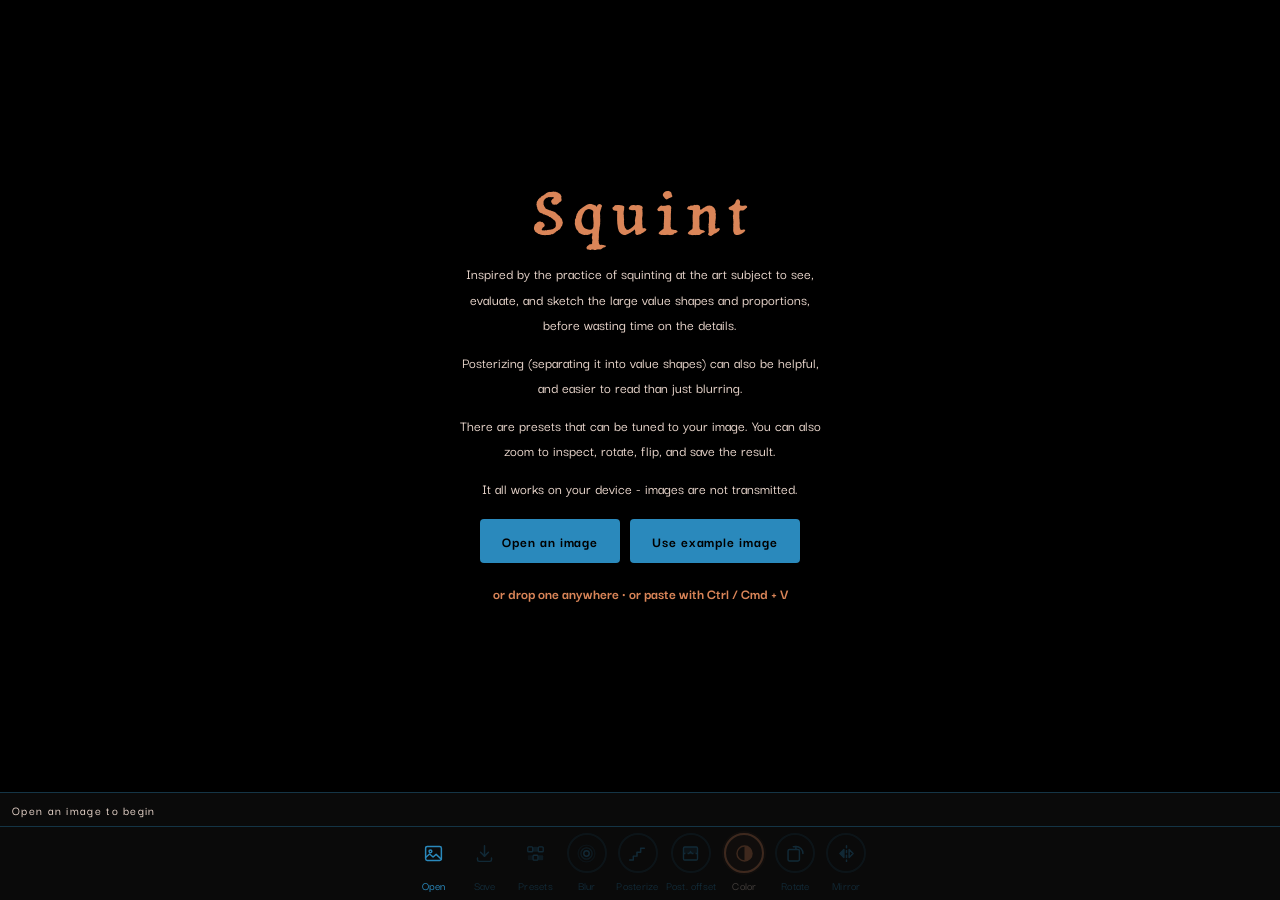
<file: squint.html>
<!DOCTYPE html>
<html lang="en">
<head>
<meta charset="UTF-8">
<meta name="viewport" content="width=device-width, initial-scale=1, viewport-fit=cover">
<title>Squint</title>
<link rel="preconnect" href="https://fonts.googleapis.com">
<link rel="preconnect" href="https://fonts.gstatic.com" crossorigin>
<link href="https://fonts.googleapis.com/css2?family=Tagesschrift&family=Darker+Grotesque:wght@400;500;600;700;800&display=swap" rel="stylesheet">
<style>
  :root{
    --graphite:#000000;
    --slate:#0a0a0a;
    --slate-2:#111111;
    --hairline:#2a89bc55;
    --fog:#E7D4CA;
    --paper:#E7D4CA;
    --amber:#DA8558;
    --cyan:#58ADDA;
    --current:#E8B397;
    --inactive:#2A89BC;
    --font-title: 'Tagesschrift', ui-monospace, SFMono-Regular, Menlo, Consolas, monospace;
    --font: 'Darker Grotesque', ui-monospace, SFMono-Regular, Menlo, Consolas, monospace;
    --tap:44px;
    --bar:34px;
  }

  *{box-sizing:border-box;}
  html,body{
    height:100%;
    margin:0;
    background:var(--graphite);
    color:var(--paper);
    font-family:var(--font);
    overflow:hidden;
    -webkit-tap-highlight-color:transparent;
    user-select:none;
    -webkit-user-select:none;
  }

  #app{
    position:relative;
    display:flex;
    flex-direction:column;
    height:100vh;
    height:100dvh;
    width:100vw;
    padding-top:env(safe-area-inset-top);
  }

  :focus-visible{ outline:2px solid var(--amber); outline-offset:2px; }

  /* ---------- Stage ---------- */
  #stage{
    position:relative;
    flex:1;
    min-height:0;
    overflow:hidden;
    touch-action:none;
  }
  #gl{ display:block; width:100%; height:100%; }

  #sourceReadout{
    position:absolute; left:12px; bottom:10px;
    font-size:11px; letter-spacing:0.05em; color:var(--cyan);
    opacity:0; transition:opacity .3s ease; pointer-events:none;
    max-width:70%; white-space:nowrap; overflow:hidden; text-overflow:ellipsis;
  }
  #sourceReadout.show{ opacity:.9; }

  #compareTag{
    position:absolute; top:12px; left:50%; transform:translateX(-50%);
    font-size:12px; letter-spacing:0.18em; color:#000000;
    background:var(--amber); padding:4px 10px; border-radius:3px;
    opacity:0; transition:opacity .12s ease; pointer-events:none;
    font-weight:700;
  }
  #compareTag.show{ opacity:1; }

  #zoomTag{
    position:absolute; right:12px; bottom:10px;
    font-size:11px; letter-spacing:0.08em; color:var(--fog);
    opacity:0; transition:opacity .3s ease; pointer-events:none;
  }
  #zoomTag.show{ opacity:.9; color:var(--cyan); }

  #pivotTag{
    position:absolute; top:12px; left:50%; transform:translateX(-50%);
    font-size:12px; letter-spacing:0.12em; color:#000000;
    background:var(--cyan); padding:4px 10px; border-radius:3px;
    opacity:0; transition:opacity .2s ease; pointer-events:none;
    white-space:nowrap;
    font-weight:700;
  }
  #pivotTag.show{ opacity:1; }

  /* ---------- Empty state ---------- */
  #emptyState{
    position:absolute; inset:0;
    display:flex; align-items:center; justify-content:center;
    flex-direction:column; gap:18px; text-align:center; padding:24px;
  }
  #emptyState.hidden{ display:none; }
  .wordmark{
    font-family:var(--font-title);
    font-size:clamp(30px,10vw,58px); font-weight:400;
    letter-spacing:0.15em; color:var(--amber); line-height:1;
    text-indent:0.15em;
    filter:blur(0px);
    animation:squintPulse 2.25s ease-in-out infinite;
  }
  @keyframes squintPulse{
    0%   { filter:blur(0px); }
    38%  { filter:blur(0px); }
    50%  { filter:blur(6px); }
    88%  { filter:blur(6px); }
    100% { filter:blur(0px); }
  }
  .blurb{
    font-size:15px; color:var(--fog); max-width:46ch;
    line-height:1.7; margin:0;
    font-weight:500;
  }
  .blurb b{ color:var(--amber); font-weight:700; }
  .blurb + .blurb{ margin-top:-6px; }
  #emptyActions{
    display:flex; gap:10px; flex-wrap:wrap; justify-content:center;
  }
  #emptyLoadBtn, #emptyExampleBtn{
    font-family:var(--font); background:var(--inactive); color:#000000;
    border:none; border-radius:4px; padding:12px 22px; min-height:var(--tap);
    font-size:15px; font-weight:700; letter-spacing:0.06em; cursor:pointer;
  }
  #emptyLoadBtn:active, #emptyExampleBtn:active{ transform:scale(0.96); }
  .keyline{ font-size:13px; color:var(--inactive); letter-spacing:0.04em; font-weight:500; }

  #dropOverlay{
    position:absolute; inset:8px;
    border:2px dashed var(--amber); border-radius:6px;
    background:rgba(218,133,88,0.08);
    display:flex; align-items:center; justify-content:center;
    font-size:14px; letter-spacing:0.14em; color:var(--amber);
    opacity:0; pointer-events:none; transition:opacity .15s ease; z-index:8;
    font-weight:700;
  }
  #dropOverlay.active{ opacity:1; }

  /* ---------- Presets ---------- */
  #presetPanel{
    position:absolute; inset:0; z-index:6;
    background:var(--graphite);
    display:none; flex-direction:column;
  }
  #presetPanel.open{ display:flex; }
  #presetHead{
    flex-shrink:0; display:flex; align-items:baseline; gap:10px;
    padding:10px 12px 6px;
  }
  #presetHead h2{
    margin:0; font-size:14px; font-weight:700; letter-spacing:0.16em; color:var(--amber);
  }
  #presetHead span{ font-size:12px; color:var(--fog); }
  #presetGrid{
    flex:1; min-height:0; overflow-y:auto; -webkit-overflow-scrolling:touch;
    display:grid; grid-template-columns:repeat(3,1fr);
    gap:8px; padding:2px 12px 16px;
    align-content:start;
  }
  .preset{
    display:flex; flex-direction:column; gap:4px;
    background:none; border:none; padding:0; cursor:pointer;
    font-family:var(--font); color:var(--fog); text-align:left;
  }
  .preset canvas{
    display:block; width:100%; height:auto; border-radius:3px;
    border:1px solid var(--hairline); background:var(--slate);
  }
  .preset .pname{ font-size:13px; color:var(--paper); letter-spacing:0.03em; font-weight:600; }
  .preset .pmeta{ font-size:12px; color:var(--fog); letter-spacing:0.02em; opacity:.75; }
  .preset .pmeta.solo{ color:var(--paper); opacity:1; }
  .preset:active canvas{ transform:scale(0.97); }
  .preset.is-current canvas{ border-color:var(--amber); }
  .preset.is-current .pname,
  .preset.is-current .pmeta.solo{ color:var(--amber); }

  /* ---------- Dock ---------- */
  #dock{
    flex-shrink:0;
    background:var(--slate);
    border-top:1px solid var(--hairline);
    padding-bottom:env(safe-area-inset-bottom);
    display:grid;
    grid-template-rows:1fr;
    transition:grid-template-rows .32s cubic-bezier(0.4,0,0.2,1);
  }
  #app.chrome-hidden #dock{ grid-template-rows:0fr; border-top-color:transparent; }
  #dockInner{ overflow:hidden; min-height:0; }

  /* Scrub bar: always present, ticks appear only when a slider is live */
  #bar{
    position:relative; height:var(--bar);
    border-bottom:1px solid var(--hairline);
    overflow:hidden; touch-action:none; cursor:ew-resize;
  }
  #bar.static{ cursor:default; }
  #ruler{
    position:absolute; inset:0;
    background-repeat:repeat-x;
    background-image:
      linear-gradient(90deg, var(--inactive) 1px, transparent 1px),
      linear-gradient(90deg, var(--hairline) 1px, transparent 1px);
    background-size:50px 100%, 10px 100%;
    opacity:0; transition:opacity .18s ease;
    -webkit-mask-image:linear-gradient(90deg,transparent,#000 14%,#000 86%,transparent);
    mask-image:linear-gradient(90deg,transparent,#000 14%,#000 86%,transparent);
  }
  #needle{
    position:absolute; left:50%; top:6px; bottom:6px; width:2px;
    margin-left:-1px; background:var(--amber); border-radius:1px;
    opacity:0; transition:opacity .18s ease;
  }
  #bar.live #ruler{ opacity:.85; }
  #bar.live #needle{ opacity:1; }
  #barLabel, #barValue{
    position:absolute; top:50%; transform:translateY(-50%);
    pointer-events:none; white-space:nowrap;
  }
  #barLabel{ left:12px; font-size:13px; letter-spacing:0.1em; color:var(--fog); font-weight:500; }
  #barValue{ right:12px; font-size:16px; font-weight:700; letter-spacing:0.02em; color:var(--current); }
  #barValue.off{ color:var(--inactive); font-weight:500; }


  /* ---------- Tool carousel ---------- */
  #toolsWrap{ position:relative; }
  #tools{
    overflow-x:auto; overflow-y:hidden; scrollbar-width:none;
    -webkit-overflow-scrolling:touch; scroll-behavior:smooth;
  }
  #toolsInner{
    display:flex; gap:1px; margin:0 auto; width:max-content;
    padding:3px 14px 5px;
  }
  .tool{
    display:flex; flex-direction:column; align-items:center; gap:2px;
    background:none; border:none; padding:1px 2px; cursor:pointer;
    color:var(--inactive); font-family:var(--font); min-width:50px;
  }
  .tool .ring{
    position:relative; width:var(--tap); height:var(--tap);
    display:grid; place-items:center;
    border-radius:50%;
    transition:background .15s ease, transform .08s ease;
  }
  .tool .ring svg.arc{
    position:absolute; inset:0; width:100%; height:100%;
    transform:rotate(-90deg); pointer-events:none;
  }
  .arc .bg{ fill:none; stroke:var(--hairline); stroke-width:2; }
  .arc .fg{
    fill:none; stroke:var(--amber); stroke-width:2; stroke-linecap:round;
    transition:stroke-dashoffset .18s ease, opacity .18s ease;
  }
  .tool .glyph{ display:grid; place-items:center; }
  .tool .glyph svg{ width:21px; height:21px; }
  .tool-name{ font-size:12px; letter-spacing:0.02em; font-weight:500; }

  .tool.is-on{ color:var(--paper); }
  .tool.is-on .ring{ background:rgba(218,133,88,.14); }
  .tool.is-on .glyph{ color:var(--amber); }
  .tool.is-selected{ color:var(--paper); }
  .tool.is-selected .ring{ box-shadow:inset 0 0 0 1px rgba(231,212,202,.3); }
  .tool:disabled{ opacity:.25; cursor:default; }
  .tool:active:not(:disabled) .ring{ transform:scale(0.92); }

  .tool[data-tool="mirror"] .ring{ perspective:70px; }
  .tool[data-tool="mirror"] .glyph{ transform-style:preserve-3d; }
  .tool[data-tool="mirror"].is-flipping .glyph{ animation:mirrorFlip .46s cubic-bezier(0.5,0.05,0.2,1); }
  @keyframes mirrorFlip{
    0%   { transform:rotateY(0deg); }
    100% { transform:rotateY(180deg); }
  }

  #dock.presets-open .tool:not([data-tool="presets"]){ display:none; }
  #dock.presets-open #bar{ display:none; }

  .edge{
    position:absolute; top:0; bottom:0; width:30px;
    display:grid; place-items:center;
    border:none; padding:0; cursor:pointer; color:var(--inactive);
    opacity:0; pointer-events:none; transition:opacity .2s ease;
  }
  .edge.show{ opacity:.65; pointer-events:auto; }
  .edge:hover{ opacity:1; }
  .edge svg{ width:16px; height:16px; }
  #edgeL{ left:0;  background:linear-gradient(90deg, var(--slate) 55%, rgba(10,10,10,0)); }
  #edgeR{ right:0; background:linear-gradient(270deg, var(--slate) 55%, rgba(10,10,10,0)); }

  #fileInput{ display:none; }
  ::-webkit-scrollbar{ display:none; }

  @media (prefers-reduced-motion: reduce){
    .wordmark{ animation:none; filter:none; }
    #tools{ scroll-behavior:auto; }
    *{ transition-duration:.01ms !important; }
  }
</style>
</head>
<body>
<div id="app">

  <div id="stage">
    <canvas id="gl"></canvas>
    <div id="sourceReadout"></div>
    <div id="compareTag">ORIGINAL</div>
    <div id="zoomTag">100%</div>
    <div id="pivotTag">snap 50%</div>

    <div id="emptyState">
      <div class="wordmark">Squint</div>
      <p class="blurb">Inspired by the practice of squinting at the art subject to see, evaluate, and sketch the large value shapes and proportions, before wasting time on the details.</p>
      <p class="blurb">Posterizing (separating it into value shapes) can also be helpful, and easier to read than just blurring.</p>
      <p class="blurb">There are presets that can be tuned to your image. You can also zoom to inspect, rotate, flip, and save the result.</p>
      <p class="blurb"><b></b>It all works on your device - images are not transmitted.</b></p>
      <div id="emptyActions">
        <button id="emptyLoadBtn" type="button">Open an image</button>
        <button id="emptyExampleBtn" type="button">Use example image</button>
      </div>
      <p class="blurb"><b>or drop one anywhere &middot; or paste with Ctrl / Cmd + V</b></p>

    </div>

    <div id="presetPanel">
      <div id="presetHead">
        <h2>Presets</h2>
        <span id="presetHint">Tap one to apply, then fine-tune below</span>
      </div>
      <div id="presetGrid"></div>
    </div>

    <div id="dropOverlay">Drop to load</div>
  </div>

  <div id="dock">
    <div id="dockInner">

      <div id="bar" class="static" role="slider" tabindex="0"
           aria-label="Adjustment" aria-valuemin="0" aria-valuemax="0" aria-valuenow="0">
        <div id="ruler"></div>
        <div id="needle"></div>
        <span id="barLabel">Open an image to begin</span>
        <span id="barValue"></span>
      </div>

      <div id="toolsWrap">
        <div id="tools">
          <div id="toolsInner">

            <button class="tool" type="button" data-tool="open" aria-label="Open image">
              <span class="ring">
                <span class="glyph"><svg viewBox="0 0 24 24" fill="none" stroke="currentColor" stroke-width="1.7" stroke-linecap="round" stroke-linejoin="round"><rect x="3" y="4" width="18" height="16" rx="2"/><circle cx="8.5" cy="9.5" r="1.6"/><path d="M3 16.5l4.5-4 4 3.5 3.5-3 6 5.5"/></svg></span>
              </span>
              <span class="tool-name">Open</span>
            </button>

            <button class="tool" type="button" data-tool="save" aria-label="Save PNG">
              <span class="ring">
                <span class="glyph"><svg viewBox="0 0 24 24" fill="none" stroke="currentColor" stroke-width="1.7" stroke-linecap="round" stroke-linejoin="round"><path d="M12 3v12"/><path d="M7.5 10.5L12 15l4.5-4.5"/><path d="M4 17v2a2 2 0 0 0 2 2h12a2 2 0 0 0 2-2v-2"/></svg></span>
              </span>
              <span class="tool-name">Save</span>
            </button>

            <button class="tool" type="button" data-tool="presets" aria-label="Presets" aria-pressed="false">
              <span class="ring">
                <span class="glyph"><svg viewBox="0 0 24 24" fill="none" stroke="currentColor" stroke-width="1.5"><rect x="3.2" y="4.4" width="5.6" height="5.6" rx="1"/><rect x="9.2" y="4.4" width="5.6" height="5.6" rx="1" fill="currentColor" stroke="none" opacity=".55"/><rect x="15.2" y="4.4" width="5.6" height="5.6" rx="1"/><rect x="3.2" y="14" width="5.6" height="5.6" rx="1" fill="currentColor" stroke="none" opacity=".3"/><rect x="9.2" y="14" width="5.6" height="5.6" rx="1"/><rect x="15.2" y="14" width="5.6" height="5.6" rx="1" fill="currentColor" stroke="none" opacity=".55"/></svg></span>
              </span>
              <span class="tool-name">Presets</span>
            </button>

            <button class="tool" type="button" data-tool="blur" aria-label="Blur">
              <span class="ring">
                <svg class="arc" viewBox="0 0 44 44"><circle class="bg" cx="22" cy="22" r="19"/><circle class="fg" cx="22" cy="22" r="19"/></svg>
                <span class="glyph"><svg viewBox="0 0 24 24" fill="none" stroke="currentColor" stroke-width="1.6"><circle cx="12" cy="12" r="3.1"/><circle cx="12" cy="12" r="6.4" opacity=".55"/><circle cx="12" cy="12" r="9.6" opacity=".28"/></svg></span>
              </span>
              <span class="tool-name">Blur</span>
            </button>

            <button class="tool" type="button" data-tool="posterize" aria-label="Posterize">
              <span class="ring">
                <svg class="arc" viewBox="0 0 44 44"><circle class="bg" cx="22" cy="22" r="19"/><circle class="fg" cx="22" cy="22" r="19"/></svg>
                <span class="glyph"><svg viewBox="0 0 24 24" fill="none" stroke="currentColor" stroke-width="1.7" stroke-linecap="round" stroke-linejoin="round"><path d="M3 19.5h4.2v-4.5h4.2v-4.5h4.2V6h4.2"/></svg></span>
              </span>
              <span class="tool-name">Posterize</span>
            </button>

            <button class="tool" type="button" data-tool="snap" aria-label="Posterize offset">
              <span class="ring">
                <svg class="arc" viewBox="0 0 44 44"><circle class="bg" cx="22" cy="22" r="19"/><circle class="fg" cx="22" cy="22" r="19"/></svg>
                <span class="glyph"><svg viewBox="0 0 24 24" fill="none" stroke="currentColor" stroke-width="1.6"><path d="M4 4.6h16v7.4H4z" fill="currentColor" stroke="none" opacity=".3"/><rect x="4" y="4.6" width="16" height="14.8" rx="1.4"/><path d="M4 12h16" stroke-dasharray="2.2 2.4"/><path d="M12 8.6l2.4 3.4H9.6z" fill="currentColor" stroke="none"/></svg></span>
              </span>
              <span class="tool-name">Post. offset</span>
            </button>

            <button class="tool" type="button" data-tool="color" aria-label="Color">
              <span class="ring">
                <svg class="arc" viewBox="0 0 44 44"><circle class="bg" cx="22" cy="22" r="19"/><circle class="fg" cx="22" cy="22" r="19"/></svg>
                <span class="glyph"><svg viewBox="0 0 24 24" fill="none" stroke="currentColor" stroke-width="1.6"><circle cx="12" cy="12" r="8.6"/><path d="M12 3.4a8.6 8.6 0 0 1 0 17.2z" fill="currentColor" stroke="none"/></svg></span>
              </span>
              <span class="tool-name">Color</span>
            </button>

            <button class="tool" type="button" data-tool="rotate" aria-label="Rotate 90 degrees">
              <span class="ring">
                <svg class="arc" viewBox="0 0 44 44"><circle class="bg" cx="22" cy="22" r="19"/><circle class="fg" cx="22" cy="22" r="19"/></svg>
                <span class="glyph"><svg viewBox="0 0 24 24" fill="none" stroke="currentColor" stroke-width="1.7" stroke-linecap="round" stroke-linejoin="round"><rect x="3.5" y="7.5" width="13" height="13" rx="1.6"/><path d="M20.5 12a8 8 0 0 0-8-8"/><path d="M9.5 4.2L12.6 4l-.2 3.1"/></svg></span>
              </span>
              <span class="tool-name">Rotate</span>
            </button>

            <button class="tool" type="button" data-tool="mirror" aria-label="Mirror" aria-pressed="false">
              <span class="ring">
                <svg class="arc" viewBox="0 0 44 44"><circle class="bg" cx="22" cy="22" r="19"/><circle class="fg" cx="22" cy="22" r="19"/></svg>
                <span class="glyph"><svg viewBox="0 0 24 24" fill="none" stroke="currentColor" stroke-width="1.7" stroke-linecap="round" stroke-linejoin="round"><path d="M12 3v18" stroke-dasharray="2.5 3"/><path d="M9 7.5L4.5 12 9 16.5z" fill="currentColor"/><path d="M15 7.5L19.5 12 15 16.5z"/></svg></span>
              </span>
              <span class="tool-name">Mirror</span>
            </button>

          </div>
        </div>

        <button class="edge" id="edgeL" type="button" aria-label="Scroll tools left">
          <svg viewBox="0 0 24 24" fill="none" stroke="currentColor" stroke-width="2" stroke-linecap="round" stroke-linejoin="round"><path d="M15 5l-7 7 7 7"/></svg>
        </button>
        <button class="edge" id="edgeR" type="button" aria-label="Scroll tools right">
          <svg viewBox="0 0 24 24" fill="none" stroke="currentColor" stroke-width="2" stroke-linecap="round" stroke-linejoin="round"><path d="M9 5l7 7-7 7"/></svg>
        </button>
      </div>

    </div>
  </div>

</div>

<input type="file" id="fileInput" accept="image/*">

<script>
(function(){
  "use strict";

  // =============================================================
  // Constants
  // =============================================================
  var MAX_LEVEL  = 4;     // deepest blur pyramid level (1/16)
  var EASE_SPEED = 15;
  var HOLD_MS    = 220;   // press-and-hold to compare
  var MAX_TEX = (window.innerWidth < 700 || window.innerHeight < 700) ? 1536 : 2048;

  // =============================================================
  // DOM
  // =============================================================
  function $(id){ return document.getElementById(id); }
  var app = $('app'), canvas = $('gl'), stage = $('stage'), dock = $('dock');
  var emptyState = $('emptyState'), dropOverlay = $('dropOverlay');
  var sourceReadout = $('sourceReadout'), compareTag = $('compareTag');
  var fileInput = $('fileInput');
  var bar = $('bar'), ruler = $('ruler');
  var barLabel = $('barLabel'), barValue = $('barValue');
  var tools = $('tools'), edgeL = $('edgeL'), edgeR = $('edgeR');
  var presetPanel = $('presetPanel'), presetGrid = $('presetGrid'), presetHint = $('presetHint');
  var toolBtns = Array.prototype.slice.call(document.querySelectorAll('.tool'));

  var ARC_C = 2 * Math.PI * 19;
  toolBtns.forEach(function(b){
    var fg = b.querySelector('.fg');
    if(fg){ fg.style.strokeDasharray = ARC_C; fg.style.strokeDashoffset = ARC_C; }
  });

  // =============================================================
  // Tool model. Sliders are continuous and carry their own on/off,
  // so the value never has to travel through a dead "off" position.
  //
  // The pipeline always works on value: the picture is split into
  // lightness and color, every tool acts on the lightness, and the
  // color is laid back over the result. Color is how much of it comes
  // back: on at 100% by default, so the picture keeps its own hue, and
  // switched off it is a plain value study.
  // =============================================================
  var TOOLS = {
    open:      { kind:'action', label:'Open image' },
    save:      { kind:'action', label:'Save PNG' },
    presets:   { kind:'overlay', label:'Presets' },
    blur:      { kind:'slider', label:'Blur',
                 min:0.01, max:50, step:0.01, def:12, pxPerUnit:11,
                 fmt:function(v){
                   var d = v < 1 ? 2 : (v < 10 ? 1 : 0);
                   return v.toFixed(d) + ' px';
                 } },
    posterize: { kind:'slider', label:'Posterize',
                 min:1.2, max:64, step:0.1, def:6, pxPerUnit:15,
                 fmt:function(v){ return v.toFixed(1) + ' levels'; } },
    snap:      { kind:'slider', label:'Post. offset',
                 min:0, max:100, step:1, def:50, pxPerUnit:5,
                 fmt:function(v){ return Math.round(v) + '%'; } },
    color:     { kind:'slider', label:'Color',
                 min:0, max:100, step:1, def:100, pxPerUnit:5,
                 fmt:function(v){ return Math.round(v) + '%'; } },
    rotate:    { kind:'rotate', label:'Rotate' },
    mirror:    { kind:'toggle', label:'Mirror' }
  };
  Object.keys(TOOLS).forEach(function(k){
    var t = TOOLS[k];
    t.on = false;
    if(t.kind === 'slider'){ t.value = t.def; t.last = t.def; }
  });
  // The one tool that starts switched on: an untouched photo has its color.
  TOOLS.color.on = true;

  function quant(t, v){
    var q = Math.round(v / t.step) * t.step;
    q = Math.max(t.min, Math.min(t.max, q));
    return t.step < 1 ? Math.round(q * 1000) / 1000 : q;
  }

  // =============================================================
  // Animated state
  // =============================================================
  var KEYS = ['rotation','flipX','flipY','levels','blur','chroma','pivot'];
  var state = {
    rotation:{ current:0, target:0 },
    flipX:{ current:1, target:1 },
    flipY:{ current:1, target:1 },
    levels:{ current:256, target:256 },
    blur:{ current:0, target:0 },
    chroma:{ current:1, target:1 },
    pivot:{ current:0, target:0 }
  };

  function pushTargets(){
    state.blur.target   = TOOLS.blur.on ? TOOLS.blur.value : 0;
    state.levels.target = TOOLS.posterize.on ? TOOLS.posterize.value : 256;
    state.chroma.target = TOOLS.color.on ? TOOLS.color.value / 100 : 0;
    state.pivot.target  = TOOLS.snap.on ? TOOLS.snap.value / 100 : 0;
    requestRender();
  }

  function anyEdit(){
    return TOOLS.blur.on || TOOLS.posterize.on || TOOLS.snap.on
        || !TOOLS.color.on || TOOLS.color.value < 100;
  }

  // =============================================================
  // WebGL
  // =============================================================
  var gl = null, glLost = false;
  var mainProg, boxProg, gaussProg;
  var mainU = {}, boxU = {}, gaussU = {};
  var mainA = -1, boxA = -1, gaussA = -1;
  var quad = null, texture = null;
  var fboA = null, fboB = null;
  var texW = 0, texH = 0, levels = [];

  var imgW = 0, imgH = 0, hasImage = false, lastPrepared = null, lastName = '';

  var VERT = [
    'attribute vec2 a_position;',
    'varying vec2 v_uv;',
    'void main(){',
    '  v_uv = a_position * 0.5 + 0.5;',
    '  gl_Position = vec4(a_position, 0.0, 1.0);',
    '}'
  ].join('\n');

  // Working space is gamma 2.0 (decode = c*c, encode = sqrt). Averaging happens
  // in linear light, and the round trip is exact for untouched pixels, so the
  // blurred and unblurred paths agree on brightness.
  var BOX_FRAG = [
    'precision highp float;',
    'varying vec2 v_uv;',
    'uniform sampler2D u_src;',
    'uniform vec2 u_texel;',
    'uniform vec2 u_region;',
    'uniform vec2 u_srcMax;',
    'uniform float u_off;',
    'vec3 tap(vec2 uv){',
    '  vec3 c = texture2D(u_src, clamp(uv, u_texel * 0.5, u_srcMax)).rgb;',
    '  return c * c;',
    '}',
    'void main(){',
    '  vec2 c = v_uv * u_region;',
    '  vec2 o = u_texel * u_off;',
    '  vec3 s = tap(c + vec2(-o.x,-o.y)) + tap(c + vec2(o.x,-o.y))',
    '         + tap(c + vec2(-o.x, o.y)) + tap(c + vec2(o.x, o.y));',
    '  gl_FragColor = vec4(sqrt(s * 0.25), 1.0);',
    '}'
  ].join('\n');

  var GAUSS_FRAG = [
    'precision highp float;',
    'varying vec2 v_uv;',
    'uniform sampler2D u_src;',
    'uniform vec2 u_texel;',
    'uniform vec2 u_region;',
    'uniform vec2 u_srcMax;',
    'uniform vec2 u_dir;',
    'uniform float u_radius;',
    'vec3 tap(vec2 uv, float w){',
    '  vec3 c = texture2D(u_src, clamp(uv, u_texel * 0.5, u_srcMax)).rgb;',
    '  return c * c * w;',
    '}',
    'void main(){',
    '  vec2 b = v_uv * u_region;',
    '  vec2 d = u_texel * u_dir * (u_radius / 6.0);',
    '  vec3 s = vec3(0.0);',
    '  s += tap(b - 6.0*d, 0.01854); s += tap(b - 5.0*d, 0.03418);',
    '  s += tap(b - 4.0*d, 0.05633); s += tap(b - 3.0*d, 0.08312);',
    '  s += tap(b - 2.0*d, 0.10972); s += tap(b - 1.0*d, 0.12961);',
    '  s += tap(b,         0.13703);',
    '  s += tap(b + 1.0*d, 0.12961); s += tap(b + 2.0*d, 0.10972);',
    '  s += tap(b + 3.0*d, 0.08312); s += tap(b + 4.0*d, 0.05633);',
    '  s += tap(b + 5.0*d, 0.03418); s += tap(b + 6.0*d, 0.01854);',
    '  gl_FragColor = vec4(sqrt(s), 1.0);',
    '}'
  ].join('\n');

  var MAIN_FRAG = [
    'precision highp float;',
    'varying vec2 v_uv;',
    'uniform sampler2D u_image;',
    'uniform float u_chroma;',
    'uniform float u_pivot;',
    'uniform vec2  u_canvasSize;',
    'uniform vec2  u_imageSize;',
    'uniform float u_rotation;',
    'uniform float u_flipX;',
    'uniform float u_flipY;',
    'uniform float u_levels;',
    'uniform float u_fitScale;',
    'uniform float u_bgAlpha;',
    'uniform float u_zoom;',
    'uniform vec2  u_pan;',
    '',
    '// Oklab, from gamma-2.0-encoded display values. Lightness is the whole',
    '// point here: it is what posterize cuts into steps, and it is a far',
    '// evener scale to band than raw RGB, so the flat shapes land where a',
    '// painter would actually see them.',
    'vec3 toOklab(vec3 c){',
    '  vec3 lin = c * c;',
    '  float l = dot(lin, vec3(0.4122214708, 0.5363325363, 0.0514459929));',
    '  float m = dot(lin, vec3(0.2119034982, 0.6806995451, 0.1073969566));',
    '  float s = dot(lin, vec3(0.0883024619, 0.2817188376, 0.6299787005));',
    '  vec3 q = pow(max(vec3(l, m, s), 0.0), vec3(0.3333333));',
    '  return vec3(',
    '    dot(q, vec3( 0.2104542553,  0.7936177850, -0.0040720468)),',
    '    dot(q, vec3( 1.9779984951, -2.4285922050,  0.4505937099)),',
    '    dot(q, vec3( 0.0259040371,  0.7827717662, -0.8086757660)));',
    '}',
    '',
    '// Back out of Oklab into gamma-2.0 display values, handing the color',
    '// that survived the Color dial to the stepped lightness.',
    'vec3 fromOklab(vec3 lab){',
    '  float l_ = lab.x + 0.3963377774*lab.y + 0.2158037573*lab.z;',
    '  float m_ = lab.x - 0.1055613458*lab.y - 0.0638541728*lab.z;',
    '  float s_ = lab.x - 0.0894841775*lab.y - 1.2914855480*lab.z;',
    '  vec3 c = vec3(l_*l_*l_, m_*m_*m_, s_*s_*s_);',
    '  vec3 lin = vec3(',
    '    dot(c, vec3( 4.0767416621, -3.3077115913,  0.2309699292)),',
    '    dot(c, vec3(-1.2684380046,  2.6097574011, -0.3413193965)),',
    '    dot(c, vec3(-0.0041960863, -0.7034186147,  1.7076147010)));',
    '  return sqrt(clamp(lin, 0.0, 1.0));',
    '}',
    '',
    'void main(){',
    '  vec2 ndc = v_uv * 2.0 - 1.0;',
    '  vec2 p = (ndc * u_canvasSize * 0.5 - u_pan) / max(u_zoom, 0.0001);',
    '  float c = cos(-u_rotation), s = sin(-u_rotation);',
    '  vec2 rp = vec2(p.x * c - p.y * s, p.x * s + p.y * c);',
    '  rp /= max(u_fitScale, 0.0001);',
    '',
    '  vec2 iuv = rp / u_imageSize;',
    '  iuv *= vec2(u_flipX, u_flipY);',
    '  iuv += 0.5;',
    '',
    '  if(iuv.x < 0.0 || iuv.x > 1.0 || iuv.y < 0.0 || iuv.y > 1.0){',
    '    gl_FragColor = vec4(0.0, 0.0, 0.0, 1.0) * u_bgAlpha;',
    '    return;',
    '  }',
    '',
    '  vec3 lab = toOklab(texture2D(u_image, iuv).rgb);',
    '  float L = lab.x;',
    '',
    '  // Fractional level counts are allowed on purpose: they slide the',
    '  // thresholds between steps, so a band edge can be walked onto or off',
    '  // a particular passage of the image. The steps are laid out from the',
    '  // snap value outwards, so that one value holds still while the count',
    '  // changes instead of everything sliding when the bands rescale.',
    '  if(u_levels < 200.0){',
    '    float n = max(u_levels, 1.05);',
    '    L = u_pivot + floor((L - u_pivot) * (n - 1.0) + 0.5) / (n - 1.0);',
    '    L = clamp(L, 0.0, 1.0);',
    '  }',
    '',
    '  // Chroma is the Color dial: 1.0 keeps the picture\'s own color, 0.0',
    '  // leaves a plain value study. With nothing else switched on the round',
    '  // trip is exact, so the untouched photograph really is untouched.',
    '  gl_FragColor = vec4(fromOklab(vec3(L, lab.yz * u_chroma)), 1.0);',
    '}'
  ].join('\n');

  function makeProgram(vsSrc, fsSrc, name){
    function sh(type, src){
      var s = gl.createShader(type);
      gl.shaderSource(s, src); gl.compileShader(s);
      if(!gl.getShaderParameter(s, gl.COMPILE_STATUS)){
        console.error(name + ' shader:', gl.getShaderInfoLog(s));
      }
      return s;
    }
    var p = gl.createProgram();
    gl.attachShader(p, sh(gl.VERTEX_SHADER, vsSrc));
    gl.attachShader(p, sh(gl.FRAGMENT_SHADER, fsSrc));
    gl.linkProgram(p);
    if(!gl.getProgramParameter(p, gl.LINK_STATUS)){
      console.error(name + ' link:', gl.getProgramInfoLog(p));
    }
    return p;
  }

  function grabUniforms(prog, names){
    var o = {};
    names.forEach(function(n){ o[n] = gl.getUniformLocation(prog, n); });
    return o;
  }

  function makeTex(){
    var t = gl.createTexture();
    gl.bindTexture(gl.TEXTURE_2D, t);
    gl.texParameteri(gl.TEXTURE_2D, gl.TEXTURE_WRAP_S, gl.CLAMP_TO_EDGE);
    gl.texParameteri(gl.TEXTURE_2D, gl.TEXTURE_WRAP_T, gl.CLAMP_TO_EDGE);
    gl.texParameteri(gl.TEXTURE_2D, gl.TEXTURE_MIN_FILTER, gl.LINEAR);
    gl.texParameteri(gl.TEXTURE_2D, gl.TEXTURE_MAG_FILTER, gl.LINEAR);
    return t;
  }

  function initGL(){
    gl = canvas.getContext('webgl', { alpha:false, premultipliedAlpha:false, antialias:false })
      || canvas.getContext('experimental-webgl');
    if(!gl) return false;

    mainProg  = makeProgram(VERT, MAIN_FRAG,  'main');
    boxProg   = makeProgram(VERT, BOX_FRAG,   'box');
    gaussProg = makeProgram(VERT, GAUSS_FRAG, 'gauss');

    mainA  = gl.getAttribLocation(mainProg,  'a_position');
    boxA   = gl.getAttribLocation(boxProg,   'a_position');
    gaussA = gl.getAttribLocation(gaussProg, 'a_position');

    mainU  = grabUniforms(mainProg, ['u_image','u_canvasSize','u_imageSize','u_rotation',
      'u_flipX','u_flipY','u_levels','u_fitScale','u_bgAlpha','u_zoom','u_pan',
      'u_chroma','u_pivot']);
    boxU   = grabUniforms(boxProg, ['u_src','u_texel','u_region','u_srcMax','u_off']);
    gaussU = grabUniforms(gaussProg, ['u_src','u_texel','u_region','u_srcMax','u_dir','u_radius']);

    quad = gl.createBuffer();
    gl.bindBuffer(gl.ARRAY_BUFFER, quad);
    gl.bufferData(gl.ARRAY_BUFFER, new Float32Array([-1,-1, 1,-1, -1,1, 1,1]), gl.STATIC_DRAW);

    texture = makeTex();
    return true;
  }

  function makeFBO(w, h){
    var tex = makeTex();
    gl.texImage2D(gl.TEXTURE_2D, 0, gl.RGBA, w, h, 0, gl.RGBA, gl.UNSIGNED_BYTE, null);
    var fbo = gl.createFramebuffer();
    gl.bindFramebuffer(gl.FRAMEBUFFER, fbo);
    gl.framebufferTexture2D(gl.FRAMEBUFFER, gl.COLOR_ATTACHMENT0, gl.TEXTURE_2D, tex, 0);
    gl.bindFramebuffer(gl.FRAMEBUFFER, null);
    return { fbo:fbo, tex:tex, w:w, h:h };
  }
  function killFBO(f){
    if(!f) return;
    gl.deleteFramebuffer(f.fbo); gl.deleteTexture(f.tex);
  }

  // Two scratch targets at full texture size. Pyramid levels live in the
  // bottom-left corner of these, addressed by viewport plus a UV region
  // uniform, so a deep blur needs no extra allocations.
  function setupTargets(w, h){
    killFBO(fboA); killFBO(fboB);
    texW = w; texH = h;
    fboA = makeFBO(w, h);
    fboB = makeFBO(w, h);
    levels = [{ w:w, h:h }];
    for(var i = 1; i <= MAX_LEVEL; i++){
      levels.push({
        w: Math.max(1, Math.ceil(levels[i-1].w / 2)),
        h: Math.max(1, Math.ceil(levels[i-1].h / 2))
      });
    }
  }

  function bindQuad(attr){
    gl.bindBuffer(gl.ARRAY_BUFFER, quad);
    gl.enableVertexAttribArray(attr);
    gl.vertexAttribPointer(attr, 2, gl.FLOAT, false, 0, 0);
  }
  function drawQuad(){ gl.drawArrays(gl.TRIANGLE_STRIP, 0, 4); }

  function setRegion(u, level){
    var l = levels[level];
    gl.uniform2f(u.u_region, l.w / texW, l.h / texH);
    gl.uniform2f(u.u_srcMax, (l.w - 0.5) / texW, (l.h - 0.5) / texH);
  }

  // Blur: downsample to a level chosen so the Gaussian's tap spacing stays
  // under one texel, blur there, then tent-upsample back.
  function runBlur(radius){
    if(!(radius > 0.005) || !fboA || !fboB) return texture;

    var L = Math.max(0, Math.min(MAX_LEVEL, Math.floor(Math.log(radius / 3) / Math.LN2)));
    var srcTex = texture, srcLevel = 0, dst = fboA, i;

    if(L > 0){
      gl.useProgram(boxProg); bindQuad(boxA);
      gl.activeTexture(gl.TEXTURE0);
      gl.uniform1i(boxU.u_src, 0);
      gl.uniform2f(boxU.u_texel, 1 / texW, 1 / texH);
      gl.uniform1f(boxU.u_off, 0.5);
      for(i = 1; i <= L; i++){
        gl.bindFramebuffer(gl.FRAMEBUFFER, dst.fbo);
        gl.viewport(0, 0, levels[i].w, levels[i].h);
        gl.bindTexture(gl.TEXTURE_2D, srcTex);
        setRegion(boxU, srcLevel);
        drawQuad();
        srcTex = dst.tex; srcLevel = i;
        dst = (dst === fboA) ? fboB : fboA;
      }
    }

    gl.useProgram(gaussProg); bindQuad(gaussA);
    gl.activeTexture(gl.TEXTURE0);
    gl.uniform1i(gaussU.u_src, 0);
    gl.uniform2f(gaussU.u_texel, 1 / texW, 1 / texH);
    gl.uniform1f(gaussU.u_radius, radius / Math.pow(2, L));

    gl.bindFramebuffer(gl.FRAMEBUFFER, dst.fbo);
    gl.viewport(0, 0, levels[L].w, levels[L].h);
    gl.bindTexture(gl.TEXTURE_2D, srcTex);
    setRegion(gaussU, srcLevel);
    gl.uniform2f(gaussU.u_dir, 1, 0);
    drawQuad();

    var mid = dst;
    dst = (dst === fboA) ? fboB : fboA;
    gl.bindFramebuffer(gl.FRAMEBUFFER, dst.fbo);
    gl.viewport(0, 0, levels[L].w, levels[L].h);
    gl.bindTexture(gl.TEXTURE_2D, mid.tex);
    setRegion(gaussU, L);
    gl.uniform2f(gaussU.u_dir, 0, 1);
    drawQuad();

    var cur = dst;
    if(L > 0){
      dst = (dst === fboA) ? fboB : fboA;
      gl.useProgram(boxProg); bindQuad(boxA);
      gl.activeTexture(gl.TEXTURE0);
      gl.uniform1i(boxU.u_src, 0);
      gl.uniform2f(boxU.u_texel, 1 / texW, 1 / texH);
      gl.uniform1f(boxU.u_off, 0.75);
      gl.bindFramebuffer(gl.FRAMEBUFFER, dst.fbo);
      gl.viewport(0, 0, texW, texH);
      gl.bindTexture(gl.TEXTURE_2D, cur.tex);
      setRegion(boxU, L);
      drawQuad();
      cur = dst;
    }

    gl.bindFramebuffer(gl.FRAMEBUFFER, null);
    return cur.tex;
  }

  function fitScaleFor(rot, iw, ih, cw, ch){
    var c = Math.abs(Math.cos(rot)), s = Math.abs(Math.sin(rot));
    return Math.min(cw / (iw * c + ih * s), ch / (iw * s + ih * c));
  }

  function drawMain(v, srcTex, target, w, h, bgAlpha){
    gl.bindFramebuffer(gl.FRAMEBUFFER, target);
    gl.viewport(0, 0, w, h);
    gl.useProgram(mainProg); bindQuad(mainA);
    gl.activeTexture(gl.TEXTURE0);
    gl.bindTexture(gl.TEXTURE_2D, srcTex);
    gl.uniform1i(mainU.u_image, 0);
    gl.uniform1f(mainU.u_chroma, v.chroma);
    gl.uniform1f(mainU.u_pivot, v.pivot || 0);
    gl.uniform2f(mainU.u_canvasSize, w, h);
    gl.uniform2f(mainU.u_imageSize, imgW, imgH);
    gl.uniform1f(mainU.u_rotation, v.rotation);
    gl.uniform1f(mainU.u_flipX, v.flipX);
    gl.uniform1f(mainU.u_flipY, v.flipY);
    gl.uniform1f(mainU.u_levels, v.levels);
    gl.uniform1f(mainU.u_bgAlpha, bgAlpha);
    gl.uniform1f(mainU.u_zoom, v.zoom || 1);
    gl.uniform2f(mainU.u_pan, v.panX || 0, v.panY || 0);
    gl.uniform1f(mainU.u_fitScale, fitScaleFor(v.rotation, imgW, imgH, w, h));
    drawQuad();
    gl.bindFramebuffer(gl.FRAMEBUFFER, null);
  }

  // =============================================================
  // Small color helpers on the CPU side, for reading a tapped value
  // =============================================================
  function cbrt(x){ return Math.cbrt ? Math.cbrt(x) : Math.pow(Math.max(x, 0), 1/3); }

  function srgbLightness(r, g, b){
    var R = (r/255)*(r/255), G = (g/255)*(g/255), B = (b/255)*(b/255);
    var l = cbrt(0.4122214708*R + 0.5363325363*G + 0.0514459929*B);
    var m = cbrt(0.2119034982*R + 0.6806995451*G + 0.1073969566*B);
    var s = cbrt(0.0883024619*R + 0.2817188376*G + 0.6299787005*B);
    return 0.2104542553*l + 0.7936177850*m - 0.0040720468*s;
  }

  // =============================================================
  // Render loop, which runs only while something is moving
  // =============================================================
  var running = false, lastT = 0, comparing = false;

  // Zoom and pan live outside the eased state: they follow the finger
  // exactly, in canvas device pixels, with 1.0 meaning "fitted to the stage".
  var MIN_ZOOM = 1, MAX_ZOOM = 16;
  var view = { zoom:1, x:0, y:0 };

  function resetView(){
    view.zoom = 1; view.x = 0; view.y = 0;
    showZoom();
  }

  function currentValues(){
    var v = {
      rotation: state.rotation.current,
      flipX: state.flipX.current,
      flipY: state.flipY.current,
      levels: state.levels.current,
      blur: state.blur.current,
      chroma: state.chroma.current,
      pivot: state.pivot.current,
      zoom: view.zoom,
      panX: view.x,
      panY: view.y
    };
    if(comparing){ v.chroma = 1; v.levels = 256; v.blur = 0; v.pivot = 0; }
    return v;
  }

  function sizeCanvas(){
    var dpr = Math.min(window.devicePixelRatio || 1, 2);
    var w = Math.max(1, Math.round(stage.clientWidth * dpr));
    var h = Math.max(1, Math.round(stage.clientHeight * dpr));
    if(canvas.width !== w || canvas.height !== h){ canvas.width = w; canvas.height = h; }
  }

  function paint(){
    if(!gl || glLost || !hasImage) return;
    sizeCanvas();
    var v = currentValues();
    drawMain(v, runBlur(v.blur), null, canvas.width, canvas.height, 1);
  }

  function settled(){
    for(var i = 0; i < KEYS.length; i++){
      var n = state[KEYS[i]];
      if(Math.abs(n.target - n.current) >= 0.0015) return false;
    }
    return true;
  }

  function requestRender(){
    if(running || !hasImage) return;
    running = true; lastT = 0;
    requestAnimationFrame(frame);
  }

  function frame(now){
    if(!lastT) lastT = now;
    var dt = Math.min((now - lastT) / 1000, 0.05);
    lastT = now;
    var k = 1 - Math.exp(-dt * EASE_SPEED), i;
    for(i = 0; i < KEYS.length; i++){
      var n = state[KEYS[i]];
      n.current += (n.target - n.current) * k;
    }
    if(settled()){
      for(i = 0; i < KEYS.length; i++) state[KEYS[i]].current = state[KEYS[i]].target;
      paint(); updateDeg();
      running = false;
      return;
    }
    paint(); updateDeg();
    requestAnimationFrame(frame);
  }

  var curDeg = 0;
  function updateDeg(){
    var d = (state.rotation.current * 180 / Math.PI) % 360;
    if(d < 0) d += 360;
    curDeg = Math.round(d);
    if(selected === 'rotate') barValue.textContent = curDeg + '\u00B0';
  }

  // =============================================================
  // Image loading
  // =============================================================
  function truncate(s, n){
    if(!s) return '';
    return s.length > n ? s.slice(0, n - 1) + '\u2026' : s;
  }

  function prepare(source, maxDim){
    var iw = source.width || source.naturalWidth || 1;
    var ih = source.height || source.naturalHeight || 1;
    // Browsers ignore UNPACK_FLIP_Y_WEBGL for ImageBitmap sources, which lands
    // the photo upside down, so a bitmap always goes via a 2D canvas.
    var isBitmap = (typeof ImageBitmap !== 'undefined') && (source instanceof ImageBitmap);
    if(iw <= maxDim && ih <= maxDim && !isBitmap) return { image:source, w:iw, h:ih };
    var k = Math.min(maxDim / iw, maxDim / ih, 1);
    var w = Math.max(1, Math.round(iw * k)), h = Math.max(1, Math.round(ih * k));
    var c = document.createElement('canvas');
    c.width = w; c.height = h;
    c.getContext('2d').drawImage(source, 0, 0, w, h);
    return { image:c, w:w, h:h };
  }

  // A small CPU-side copy of the untouched image, so a tap can read the value
  // that was actually there before any of the tools ran.
  var sampleData = null;
  function buildSampleData(prepared){
    sampleData = null;
    var maxS = 640;
    var k = Math.min(maxS / prepared.w, maxS / prepared.h, 1);
    var w = Math.max(1, Math.round(prepared.w * k));
    var h = Math.max(1, Math.round(prepared.h * k));
    var c = document.createElement('canvas');
    c.width = w; c.height = h;
    var ctx = c.getContext('2d', { willReadFrequently:true });
    ctx.drawImage(prepared.image, 0, 0, w, h);
    var d;
    try { d = ctx.getImageData(0, 0, w, h).data; }
    catch(e){ sampleData = null; return; }
    sampleData = { d:d, w:w, h:h };
  }

  function uploadTexture(prepared){
    gl.bindTexture(gl.TEXTURE_2D, texture);
    gl.pixelStorei(gl.UNPACK_FLIP_Y_WEBGL, true);
    gl.texImage2D(gl.TEXTURE_2D, 0, gl.RGBA, gl.RGBA, gl.UNSIGNED_BYTE, prepared.image);
    gl.pixelStorei(gl.UNPACK_FLIP_Y_WEBGL, false);
  }

  function loadSource(source, name){
    var prepared = prepare(source, MAX_TEX);
    lastPrepared = prepared; lastName = name || '';
    imgW = prepared.w; imgH = prepared.h;

    uploadTexture(prepared);
    setupTargets(imgW, imgH);
    buildSampleData(prepared);

    hasImage = true;
    emptyState.classList.add('hidden');
    app.classList.remove('chrome-hidden');

    state.rotation.current = state.rotation.target = 0;
    state.flipX.current = state.flipX.target = 1;
    state.flipY.current = state.flipY.target = 1;
    resetView();
    clearEdits(true);

    sourceReadout.textContent = truncate(lastName, 22) + ' \u00B7 ' + imgW + '\u00D7' + imgH;
    sourceReadout.classList.add('show');
    requestRender();
    paint();

    presetsBuilt = null;
    openPresets();
  }

  function fallbackLoad(file){
    var url = URL.createObjectURL(file);
    var img = new Image();
    img.onload = function(){ loadSource(img, file.name); URL.revokeObjectURL(url); };
    img.onerror = function(){
      URL.revokeObjectURL(url);
      setBarText('That file could not be read', '');
    };
    img.src = url;
  }

  function handleFile(file){
    if(!file || !file.type || file.type.indexOf('image/') !== 0) return;
    if(!gl) return;
    if('createImageBitmap' in window){
      // imageOrientation makes the bitmap path honor EXIF the same way the
      // <img> fallback does, so a phone photo lands the same way either way.
      var p;
      try { p = createImageBitmap(file, { imageOrientation:'from-image' }); }
      catch(e){ fallbackLoad(file); return; }
      p.then(function(b){ loadSource(b, file.name); }, function(){ fallbackLoad(file); });
    } else {
      fallbackLoad(file);
    }
  }

  // =============================================================
  // Export
  // =============================================================
  function savePNG(){
    if(!hasImage || !gl || glLost) return;
    var rot = state.rotation.target;
    var c = Math.abs(Math.cos(rot)), s = Math.abs(Math.sin(rot));
    var outW = Math.max(1, Math.round(imgW * c + imgH * s));
    var outH = Math.max(1, Math.round(imgW * s + imgH * c));

    var v = {
      rotation: rot,
      flipX: state.flipX.target,
      flipY: state.flipY.target,
      levels: state.levels.target,
      blur: state.blur.target,
      chroma: state.chroma.target,
      pivot: state.pivot.target
    };

    var out = makeFBO(outW, outH);
    drawMain(v, runBlur(v.blur), out.fbo, outW, outH, 0);

    var px = new Uint8Array(outW * outH * 4);
    gl.bindFramebuffer(gl.FRAMEBUFFER, out.fbo);
    gl.readPixels(0, 0, outW, outH, gl.RGBA, gl.UNSIGNED_BYTE, px);
    gl.bindFramebuffer(gl.FRAMEBUFFER, null);
    killFBO(out);

    var cv = document.createElement('canvas');
    cv.width = outW; cv.height = outH;
    var ctx = cv.getContext('2d');
    var img = ctx.createImageData(outW, outH);
    var row = outW * 4;
    for(var y = 0; y < outH; y++){
      img.data.set(px.subarray((outH - 1 - y) * row, (outH - y) * row), y * row);
    }
    ctx.putImageData(img, 0, 0);

    cv.toBlob(function(blob){
      if(!blob) return;
      var base = (lastName || 'image').replace(/\.[^.]+$/, '');
      var a = document.createElement('a');
      a.href = URL.createObjectURL(blob);
      a.download = base + '-squint.png';
      document.body.appendChild(a); a.click(); a.remove();
      setTimeout(function(){ URL.revokeObjectURL(a.href); }, 4000);
    }, 'image/png');

    paint();
  }

  // =============================================================
  // Scrub bar
  // =============================================================
  var selected = null;

  function toolEl(key){
    for(var i = 0; i < toolBtns.length; i++){
      if(toolBtns[i].dataset.tool === key) return toolBtns[i];
    }
    return null;
  }

  function setBarText(label, value, off){
    barLabel.textContent = label;
    barValue.textContent = value;
    barValue.classList.toggle('off', !!off);
  }

  function snapLabel(){
    return TOOLS.snap.on
      ? ' \u00B7 snap ' + Math.round(TOOLS.snap.value) + '%'
      : ' \u00B7 bands from black';
  }

  function sliderLabel(key, t){
    if(key === 'posterize') return t.label + snapLabel();
    if(key === 'snap'){
      return TOOLS.posterize.on
        ? t.label + ' \u00B7 the value the bands hold'
        : t.label + ' \u00B7 posterize is off';
    }
    if(key === 'color'){
      return t.value <= 0.5 ? t.label + ' \u00B7 value only' : t.label;
    }
    return t.label;
  }

  function syncBar(){
    bar.classList.remove('live', 'static');
    var t = selected ? TOOLS[selected] : null;

    if(!hasImage){
      bar.classList.add('static');
      setBarText('Open an image to begin', '');
      return;
    }
    if(t && t.kind === 'slider'){
      if(t.on){
        bar.classList.add('live');
        setBarText(sliderLabel(selected, t), t.fmt(t.value), false);
      } else {
        bar.classList.add('static');
        setBarText(t.label, selected === 'color'
          ? 'off \u00B7 grayscale' : 'off \u00B7 tap to enable', true);
      }
      bar.setAttribute('aria-valuemin', t.min);
      bar.setAttribute('aria-valuemax', t.max);
      bar.setAttribute('aria-valuenow', t.on ? t.value : t.min);
      bar.setAttribute('aria-valuetext', t.on ? t.fmt(t.value) : 'off');
      bar.setAttribute('aria-label', t.label);
      moveRuler();
      return;
    }
    bar.classList.add('static');
    if(t && t.kind === 'rotate'){
      setBarText('Rotate \u00B7 tap again for another quarter turn', curDeg + '\u00B0', curDeg === 0);
    } else if(t && t.kind === 'toggle'){
      setBarText(t.label, t.on ? 'on' : 'off', !t.on);
    } else {
      setBarText('Tap a tool below', '', true);
    }
  }

  function moveRuler(){
    var t = TOOLS[selected];
    if(!t || t.kind !== 'slider') return;
    // Ticks travel with the drag: push right and the marks come with you.
    var off = (t.value - t.min) * t.pxPerUnit;
    ruler.style.backgroundPosition =
      'calc(50% + ' + off + 'px) 0, calc(50% + ' + off + 'px) 0';
  }

  function setValue(key, v, fromDrag){
    var t = TOOLS[key];
    var q = quant(t, v);
    if(q === t.value && fromDrag) { moveRuler(); return; }
    t.value = q; t.last = q;
    pushTargets();
    if(selected === key) syncBar();
    // Posterize reads its label off the snap value, so keep the pair in step.
    if(key === 'snap' && selected === 'posterize') syncBar();
    refreshTool(key);
  }

  function buzz(ms){
    try { if(navigator.vibrate) navigator.vibrate(ms); } catch(e){}
  }

  // Drag: gain rises with pointer speed, so a slow push is sub-step precise
  // and a fast flick crosses the whole range.
  var dragging = false, dragId = null, lastX = 0, lastTime = 0, raw = 0;

  function gainFor(speed){
    return 0.4 + Math.min(5.6, Math.pow(Math.abs(speed) * 2.2, 1.8));
  }

  bar.addEventListener('pointerdown', function(e){
    if(!selected || TOOLS[selected].kind !== 'slider' || !TOOLS[selected].on) return;
    dragging = true; dragId = e.pointerId;
    lastX = e.clientX; lastTime = e.timeStamp || performance.now();
    raw = TOOLS[selected].value;
    try { bar.setPointerCapture(dragId); } catch(err){}
    e.preventDefault();
  });

  bar.addEventListener('pointermove', function(e){
    if(!dragging || e.pointerId !== dragId) return;
    var t = TOOLS[selected];
    var now = e.timeStamp || performance.now();
    var dt = Math.max(1, now - lastTime);
    var dx = e.clientX - lastX;
    lastX = e.clientX; lastTime = now;

    raw += (dx * gainFor(dx / dt)) / t.pxPerUnit;
    raw = Math.max(t.min, Math.min(t.max, raw));
    setValue(selected, raw, true);
    e.preventDefault();
  });

  function endDrag(e){
    if(!dragging || (e && e.pointerId !== dragId)) return;
    dragging = false;
    try { bar.releasePointerCapture(dragId); } catch(err){}
    dragId = null;
  }
  bar.addEventListener('pointerup', endDrag);
  bar.addEventListener('pointercancel', endDrag);

  bar.addEventListener('wheel', function(e){
    var t = selected ? TOOLS[selected] : null;
    if(!t || t.kind !== 'slider' || !t.on) return;
    e.preventDefault();
    var dir = (e.deltaY || e.deltaX) > 0 ? -1 : 1;
    setValue(selected, t.value + dir * t.step * (e.shiftKey ? 10 : 1), false);
  }, { passive:false });

  bar.addEventListener('keydown', function(e){
    var t = selected ? TOOLS[selected] : null;
    if(!t || t.kind !== 'slider' || !t.on) return;
    var step = t.step * (e.shiftKey ? 10 : 1);
    if(e.key === 'ArrowRight' || e.key === 'ArrowUp'){
      setValue(selected, t.value + step, false); e.preventDefault();
    } else if(e.key === 'ArrowLeft' || e.key === 'ArrowDown'){
      setValue(selected, t.value - step, false); e.preventDefault();
    } else if(e.key === 'Home'){
      setValue(selected, t.min, false); e.preventDefault();
    } else if(e.key === 'End'){
      setValue(selected, t.max, false); e.preventDefault();
    }
  });

  // =============================================================
  // Tool buttons
  // =============================================================
  function ringFor(key){
    var t = TOOLS[key];
    if(t.kind === 'toggle') return t.on ? 1 : 0;
    if(t.kind === 'slider') return t.on ? (t.value - t.min) / (t.max - t.min) : 0;
    if(key === 'rotate'){
      var d = Math.abs(state.rotation.target % (Math.PI * 2));
      return d > 0.01 ? d / (Math.PI * 2) : 0;
    }
    return 0;
  }

  function refreshTool(key){
    var t = TOOLS[key], el = toolEl(key);
    if(!el) return;
    var frac = ringFor(key);
    // A slider at the very bottom of its range is still switched on, so the
    // lit state follows the toggle rather than the arc.
    var on = (t.kind === 'overlay') ? presetsOpen
           : (t.kind === 'slider' || t.kind === 'toggle') ? t.on
           : frac > 0;
    if(on && frac < 0.03) frac = 0.03;
    el.classList.toggle('is-on', on);
    el.classList.toggle('is-selected', selected === key);
    var fg = el.querySelector('.fg');
    if(fg) fg.style.strokeDashoffset = ARC_C * (1 - Math.min(1, Math.max(0, frac)));
    if(t.kind === 'toggle') el.setAttribute('aria-pressed', String(t.on));
    if(t.kind === 'overlay') el.setAttribute('aria-pressed', String(presetsOpen));
  }
  function refreshAllTools(){
    Object.keys(TOOLS).forEach(refreshTool);
    ['save','presets','blur','posterize','snap','color','rotate','mirror']
      .forEach(function(k){ toolEl(k).disabled = !hasImage; });
  }

  function selectTool(key){
    selected = key;
    syncBar();
    refreshAllTools();
  }

  toolBtns.forEach(function(btn){
    var key = btn.dataset.tool;
    btn.addEventListener('click', function(){
      if(suppressClick){ suppressClick = false; return; }
      var t = TOOLS[key];

      if(key === 'open'){ fileInput.click(); return; }
      if(key === 'save'){ savePNG(); return; }
      if(key === 'presets'){ presetsOpen ? closePresets() : openPresets(); return; }

      if(key === 'rotate'){
        bumpRotation(1);
        selectTool('rotate');
        return;
      }

      if(key === 'mirror'){
        t.on = !t.on;
        state.flipX.target = t.on ? -1 : 1;
        buzz(t.on ? 10 : 6);
        requestRender();
        selectTool(key);
        flipMirrorGlyph();
        return;
      }

      if(t.kind === 'toggle'){
        t.on = !t.on;
        buzz(t.on ? 10 : 6);
        pushTargets();
        selectTool(key);
        return;
      }

      // Sliders: first tap selects and switches on at the last value used.
      // Tapping the one already selected switches it off, and back on again.
      if(selected === key){
        t.on = !t.on;
        if(t.on) t.value = t.last;
        buzz(t.on ? 10 : 6);
        pushTargets();
        syncBar(); refreshTool(key);
      } else {
        if(!t.on){ t.on = true; t.value = t.last; buzz(10); pushTargets(); }
        selectTool(key);
      }
    });
  });

  // ---- Orientation: one tap is a quarter turn, mirror is a plain toggle ----
  function bumpRotation(dir){
    state.rotation.target += dir * Math.PI / 2;
    if(Math.abs(state.rotation.target) > Math.PI * 4){
      state.rotation.target = state.rotation.target % (Math.PI * 2);
      state.rotation.current = state.rotation.current % (Math.PI * 2);
    }
    refreshTool('rotate'); requestRender();
  }
  function toggleMirror(){
    TOOLS.mirror.on = !TOOLS.mirror.on;
    state.flipX.target = TOOLS.mirror.on ? -1 : 1;
    refreshTool('mirror'); requestRender();
    flipMirrorGlyph();
  }

  function flipMirrorGlyph(){
    var el = toolEl('mirror');
    if(!el) return;
    el.classList.remove('is-flipping');
    // eslint-disable-next-line no-unused-expressions
    void el.offsetWidth; // restart the animation on repeated taps
    el.classList.add('is-flipping');
  }

  // ---- Back to the untouched image. There is no button for this: the
  // ---- Original card at the top of the presets does the same job.
  function clearEdits(silent){
    Object.keys(TOOLS).forEach(function(k){
      var t = TOOLS[k];
      t.on = false;
      if(t.kind === 'slider'){ t.value = t.def; t.last = t.def; }
    });

    // Rotation animates back the short way rather than unwinding.
    var twoPi = Math.PI * 2;
    var cur = ((state.rotation.current % twoPi) + twoPi) % twoPi;
    if(cur > Math.PI) cur -= twoPi;
    state.rotation.current = silent ? 0 : cur;
    state.rotation.target = 0;
    state.flipX.target = 1; state.flipY.target = 1;

    TOOLS.color.on = true;

    resetView();
    pushTargets();
    syncBar();
    refreshAllTools();
  }

  // =============================================================
  // Presets
  // =============================================================
  var presetsOpen = false, presetsBuilt = null;

  function keyOf(p){
    return [p.blur || 0, p.posterize || 0,
            (p.snap == null ? '-' : p.snap), p.color].join('|');
  }
  function trim(v){
    return (Math.round(v * 10) % 10 === 0) ? String(Math.round(v)) : v.toFixed(1);
  }
  function captionOf(p){
    var a = [];
    if(p.blur) a.push(trim(p.blur) + 'px');
    if(p.posterize) a.push(trim(p.posterize) + 'lv');
    if(p.posterize && p.snap != null) a.push('s' + Math.round(p.snap) + '%');
    if(p.color <= 0) a.push('gray');
    else if(p.color < 100) a.push('col ' + Math.round(p.color) + '%');
    return a.length ? a.join(' \u00B7 ') : 'untouched';
  }

  function currentPreset(){
    return {
      blur: TOOLS.blur.on ? TOOLS.blur.value : 0,
      posterize: TOOLS.posterize.on ? TOOLS.posterize.value : 0,
      snap: TOOLS.snap.on ? TOOLS.snap.value : null,
      color: TOOLS.color.on ? TOOLS.color.value : 0
    };
  }

  // A fixed ladder rather than a shuffle. Ten steps over a ten pixel blur is
  // the reading everything else is measured against; each pair after it moves
  // exactly one thing, in color and then in gray, so the grid can be read
  // across as well as down. Snap sits at 50% throughout, so the bands are built
  // from the same value every time and only the one change is visible.
  function makePresets(){
    var out = [];
    function pair(blur, posterize){
      out.push({ blur:blur, posterize:posterize, snap:50, color:100 });
      out.push({ blur:blur, posterize:posterize, snap:50, color:0 });
    }
    pair(10, 10);   // the base reading
    pair(5, 10);    // sharper
    pair(20, 10);   // burlier
    pair(10, 16);   // more steps
    pair(10, 5);    // fewer steps

    // Two closers, both value only: a hard notan cut low, and a three-value
    // reading cut through the middle.
    out.push({ blur:4, posterize:2, snap:25, color:0 });
    out.push({ blur:4, posterize:3, snap:50, color:0 });
    return out;
  }

  function thumbSize(){
    var gw = presetGrid.clientWidth || stage.clientWidth || 300;
    var cols = 3, gap = 8, pad = 24;
    var cssW = Math.max(60, (gw - pad - gap * (cols - 1)) / cols);
    var dpr = Math.min(window.devicePixelRatio || 1, 2);
    var w = Math.min(320, Math.round(cssW * dpr));
    var rot = state.rotation.target;
    var c = Math.abs(Math.cos(rot)), s = Math.abs(Math.sin(rot));
    var ow = imgW * c + imgH * s, oh = imgW * s + imgH * c;
    var h = Math.max(24, Math.round(w * (oh / ow)));
    if(h > w * 1.5) h = Math.round(w * 1.5);
    return { w:w, h:h };
  }

  function presetValues(p){
    return {
      rotation: state.rotation.target,
      flipX: state.flipX.target,
      flipY: state.flipY.target,
      levels: p.posterize ? p.posterize : 256,
      blur: p.blur || 0,
      chroma: (p.color == null ? 100 : p.color) / 100,
      pivot: (p.posterize && p.snap != null) ? p.snap / 100 : 0
    };
  }

  function renderThumb(cv, p, size){
    var v = presetValues(p);
    var out = makeFBO(size.w, size.h);
    drawMain(v, runBlur(v.blur), out.fbo, size.w, size.h, 1);

    var px = new Uint8Array(size.w * size.h * 4);
    gl.bindFramebuffer(gl.FRAMEBUFFER, out.fbo);
    gl.readPixels(0, 0, size.w, size.h, gl.RGBA, gl.UNSIGNED_BYTE, px);
    gl.bindFramebuffer(gl.FRAMEBUFFER, null);
    killFBO(out);

    cv.width = size.w; cv.height = size.h;
    var ctx = cv.getContext('2d');
    var img = ctx.createImageData(size.w, size.h);
    var row = size.w * 4;
    for(var y = 0; y < size.h; y++){
      img.data.set(px.subarray((size.h - 1 - y) * row, (size.h - y) * row), y * row);
    }
    ctx.putImageData(img, 0, 0);
  }

  function applyPreset(p){
    TOOLS.blur.on = p.blur > 0;
    if(p.blur > 0){ TOOLS.blur.value = TOOLS.blur.last = quant(TOOLS.blur, p.blur); }

    TOOLS.posterize.on = p.posterize > 0;
    if(p.posterize > 0){
      TOOLS.posterize.value = TOOLS.posterize.last = quant(TOOLS.posterize, p.posterize);
    }

    TOOLS.snap.on = p.posterize > 0 && p.snap != null;
    if(p.snap != null){ TOOLS.snap.value = TOOLS.snap.last = quant(TOOLS.snap, p.snap); }

    TOOLS.color.on = (p.color || 0) > 0;
    if(p.color > 0){ TOOLS.color.value = TOOLS.color.last = quant(TOOLS.color, p.color); }

    pushTargets();
    syncBar();
    refreshAllTools();
  }

  function buildGrid(){
    if(!hasImage || !gl || glLost) return;
    presetGrid.innerHTML = '';
    if(!presetsBuilt) presetsBuilt = makePresets();

    var list = [{ name:'Original', blur:0, posterize:0, snap:null, color:100 }];
    var cur = currentPreset();
    if(cur.blur || cur.posterize || cur.color < 100 || cur.snap != null){
      cur.name = 'Current edit';
      list.push(cur);
    }
    list = list.concat(presetsBuilt);

    var size = thumbSize();
    var curKey = keyOf(currentPreset());
    list.forEach(function(p){
      var card = document.createElement('button');
      card.type = 'button';
      card.className = 'preset';
      if(keyOf(p) === curKey) card.classList.add('is-current');
      var cv = document.createElement('canvas');
      renderThumb(cv, p, size);
      card.appendChild(cv);
      if(p.name){
        var n = document.createElement('span');
        n.className = 'pname'; n.textContent = p.name;
        card.appendChild(n);
      }
      var m = document.createElement('span');
      m.className = 'pmeta' + (p.name ? '' : ' solo');
      m.textContent = captionOf(p);
      card.appendChild(m);
      card.addEventListener('click', function(){
        applyPreset(p);
        closePresets();
      });
      presetGrid.appendChild(card);
    });
    paint();
  }

  function openPresets(){
    if(!hasImage) return;
    presetsOpen = true;
    presetPanel.classList.add('open');
    dock.classList.add('presets-open');
    app.classList.remove('chrome-hidden');
    presetHint.textContent = anyEdit()
      ? 'Tap one to apply, then fine-tune below'
      : 'Ways to break the image down';
    requestAnimationFrame(buildGrid);
    refreshTool('presets');
  }

  function closePresets(){
    presetsOpen = false;
    presetPanel.classList.remove('open');
    dock.classList.remove('presets-open');
    refreshTool('presets');
    syncBar();
    updateEdges();
    paint();
  }

  // =============================================================
  // Tool carousel: native touch scrolling, mouse drag, edge hints
  // =============================================================
  var suppressClick = false;

  function updateEdges(){
    var max = tools.scrollWidth - tools.clientWidth;
    edgeL.classList.toggle('show', max > 2 && tools.scrollLeft > 2);
    edgeR.classList.toggle('show', max > 2 && tools.scrollLeft < max - 2);
  }
  tools.addEventListener('scroll', updateEdges);
  edgeL.addEventListener('click', function(){ tools.scrollLeft -= 150; });
  edgeR.addEventListener('click', function(){ tools.scrollLeft += 150; });

  var tDrag = false, tId = null, tX = 0, tMoved = 0;
  tools.addEventListener('pointerdown', function(e){
    if(e.pointerType !== 'mouse') return;   // touch uses native scrolling
    tDrag = true; tId = e.pointerId; tX = e.clientX; tMoved = 0;
  });
  tools.addEventListener('pointermove', function(e){
    if(!tDrag || e.pointerId !== tId) return;
    var dx = e.clientX - tX; tX = e.clientX;
    tMoved += Math.abs(dx);
    tools.scrollLeft -= dx;
    if(tMoved > 6) suppressClick = true;
  });
  function endToolDrag(){ tDrag = false; tId = null; }
  tools.addEventListener('pointerup', endToolDrag);
  tools.addEventListener('pointercancel', endToolDrag);
  tools.addEventListener('pointerleave', endToolDrag);

  // =============================================================
  // Stage gestures: tap sets the snap value, hold shows the original
  // =============================================================
  var holdTimer = null, downX = 0, downY = 0, moved = false, held = false;
  var pointers = {}, pinch = null, panning = false, lastTapAt = 0;

  function setChrome(hidden){
    if(presetsOpen) return;
    app.classList.toggle('chrome-hidden', hidden);
    setTimeout(function(){ sizeCanvas(); requestRender(); paint(); updateEdges(); }, 340);
  }

  // Screen point -> canvas-centred device pixels, y up to match the shader.
  function toCanvas(clientX, clientY){
    var r = stage.getBoundingClientRect();
    var sx = canvas.width / Math.max(1, r.width);
    var sy = canvas.height / Math.max(1, r.height);
    return {
      x: (clientX - r.left) * sx - canvas.width / 2,
      y: -((clientY - r.top) * sy - canvas.height / 2)
    };
  }
  function dprX(){ return canvas.width / Math.max(1, stage.getBoundingClientRect().width); }
  function dprY(){ return canvas.height / Math.max(1, stage.getBoundingClientRect().height); }

  // At zoom 1 the image is fitted, so there is nothing to pan to; past that
  // the pan is held inside the extra space the zoom created.
  function clampPan(){
    var mx = canvas.width  * 0.5 * (view.zoom - 1);
    var my = canvas.height * 0.5 * (view.zoom - 1);
    view.x = Math.max(-mx, Math.min(mx, view.x));
    view.y = Math.max(-my, Math.min(my, view.y));
  }

  var zoomTag = $('zoomTag'), zoomTagTimer = null;
  function showZoom(){
    zoomTag.textContent = Math.round(view.zoom * 100) + '%';
    zoomTag.classList.toggle('show', view.zoom > 1.005);
    clearTimeout(zoomTagTimer);
    if(view.zoom > 1.005){
      zoomTagTimer = setTimeout(function(){ zoomTag.classList.remove('show'); }, 1400);
    }
  }

  // Zoom about a fixed screen point, so whatever is under the fingers stays put.
  function zoomAbout(pt, factor){
    var z = Math.max(MIN_ZOOM, Math.min(MAX_ZOOM, view.zoom * factor));
    var k = z / view.zoom;
    if(k === 1) return;
    view.x = pt.x - (pt.x - view.x) * k;
    view.y = pt.y - (pt.y - view.y) * k;
    view.zoom = z;
    clampPan();
    showZoom();
    paint();
  }

  var pivotTag = $('pivotTag'), pivotTagTimer = null;

  // Undo, in JS, exactly what the vertex-to-image mapping does in the shader.
  function screenToImage(clientX, clientY){
    if(!sampleData || !hasImage) return null;
    var c = toCanvas(clientX, clientY);
    var px = (c.x - view.x) / Math.max(view.zoom, 0.0001);
    var py = (c.y - view.y) / Math.max(view.zoom, 0.0001);

    var rot = state.rotation.current;
    var cs = Math.cos(-rot), sn = Math.sin(-rot);
    var rx = px * cs - py * sn;
    var ry = px * sn + py * cs;

    var f = fitScaleFor(rot, imgW, imgH, canvas.width, canvas.height);
    rx /= f; ry /= f;

    var u = (rx / imgW) * state.flipX.current + 0.5;
    var v = (ry / imgH) * state.flipY.current + 0.5;
    if(u < 0 || u > 1 || v < 0 || v > 1) return null;

    // v runs bottom-up like the texture; the sample buffer is top-down.
    var sx = Math.min(sampleData.w - 1, Math.max(0, Math.floor(u * sampleData.w)));
    var sy = Math.min(sampleData.h - 1, Math.max(0, Math.floor((1 - v) * sampleData.h)));
    var i = (sy * sampleData.w + sx) * 4;
    return { r: sampleData.d[i], g: sampleData.d[i+1], b: sampleData.d[i+2] };
  }

  function showPivot(text){
    pivotTag.textContent = text;
    pivotTag.classList.add('show');
    clearTimeout(pivotTagTimer);
    pivotTagTimer = setTimeout(function(){ pivotTag.classList.remove('show'); }, 1600);
  }

  // Tap: read the value under the finger from the untouched image and hold the
  // posterize steps to it, so changing the count no longer slides every band.
  function samplePivotAt(clientX, clientY){
    var c = screenToImage(clientX, clientY);
    if(!c) return;
    var pct = Math.max(0, Math.min(100, Math.round(srgbLightness(c.r, c.g, c.b) * 100)));
    TOOLS.snap.on = true;
    TOOLS.snap.value = TOOLS.snap.last = quant(TOOLS.snap, pct);
    pushTargets();
    refreshTool('snap');
    if(selected === 'snap' || selected === 'posterize') syncBar();
    buzz(8);
    showPivot(TOOLS.posterize.on
      ? 'Snap held at ' + pct + '%'
      : 'Snap held at ' + pct + '% \u00B7 posterize is off');
  }

  function clearPivot(){
    if(!TOOLS.snap.on){ showPivot('Snap off \u00B7 bands from black'); return; }
    TOOLS.snap.on = false;
    pushTargets();
    refreshTool('snap');
    if(selected === 'snap' || selected === 'posterize') syncBar();
    showPivot('Snap off \u00B7 bands from black');
  }

  function pointerList(){
    var out = [];
    for(var k in pointers){ if(pointers.hasOwnProperty(k)) out.push(pointers[k]); }
    return out;
  }

  function beginPinch(){
    var p = pointerList();
    if(p.length < 2) return;
    var mid = toCanvas((p[0].x + p[1].x) / 2, (p[0].y + p[1].y) / 2);
    pinch = {
      dist: Math.hypot(p[0].x - p[1].x, p[0].y - p[1].y) || 1,
      mid: mid
    };
    clearTimeout(holdTimer);
    if(held){ held = false; comparing = false; compareTag.classList.remove('show'); }
    panning = false;
  }

  stage.addEventListener('pointerdown', function(e){
    if(!hasImage || presetsOpen) return;
    pointers[e.pointerId] = { x:e.clientX, y:e.clientY };
    try { stage.setPointerCapture(e.pointerId); } catch(err){}

    if(pointerList().length === 2){ beginPinch(); return; }
    if(pointerList().length > 2) return;

    downX = e.clientX; downY = e.clientY; moved = false; held = false; panning = false;
    holdTimer = setTimeout(function(){
      if(panning) return;
      held = true; comparing = true;
      compareTag.classList.add('show');
      paint();
    }, HOLD_MS);
  });

  stage.addEventListener('pointermove', function(e){
    if(!pointers[e.pointerId]) return;
    var prev = pointers[e.pointerId];
    var dx = e.clientX - prev.x, dy = e.clientY - prev.y;
    pointers[e.pointerId] = { x:e.clientX, y:e.clientY };

    var list = pointerList();
    if(list.length >= 2){
      if(!pinch) beginPinch();
      var dist = Math.hypot(list[0].x - list[1].x, list[0].y - list[1].y) || 1;
      var mid = toCanvas((list[0].x + list[1].x) / 2, (list[0].y + list[1].y) / 2);
      // Pinch scales about the midpoint, and the midpoint itself drags the image.
      view.x += mid.x - pinch.mid.x;
      view.y += mid.y - pinch.mid.y;
      pinch.mid = mid;
      zoomAbout(mid, dist / pinch.dist);
      pinch.dist = dist;
      e.preventDefault();
      return;
    }

    if(Math.abs(e.clientX - downX) > 8 || Math.abs(e.clientY - downY) > 8){
      moved = true;
      clearTimeout(holdTimer);
      if(!held && view.zoom > 1.001) panning = true;
    }

    if(panning && !held){
      view.x += dx * dprX();
      view.y -= dy * dprY();
      clampPan();
      paint();
      e.preventDefault();
    }
  });

  function stageUp(e){
    if(e && pointers[e.pointerId]) delete pointers[e.pointerId];
    if(pointerList().length < 2) pinch = null;
    if(pointerList().length > 0) return;

    clearTimeout(holdTimer);
    if(held){
      comparing = false;
      compareTag.classList.remove('show');
      paint();
    } else if(!moved && !panning && hasImage && !presetsOpen){
      var now = Date.now();
      if(now - lastTapAt < 300){
        lastTapAt = 0;
        clearPivot();
      } else {
        lastTapAt = now;
        samplePivotAt(downX, downY);
      }
    }
    held = false; panning = false;
  }
  stage.addEventListener('pointerup', stageUp);
  stage.addEventListener('pointercancel', stageUp);

  // Desktop: wheel zooms about the cursor.
  stage.addEventListener('wheel', function(e){
    if(!hasImage || presetsOpen) return;
    e.preventDefault();
    var d = e.deltaMode === 1 ? e.deltaY * 16 : e.deltaY;
    zoomAbout(toCanvas(e.clientX, e.clientY), Math.exp(-d * 0.0022));
  }, { passive:false });

  // =============================================================
  // File input, drop, paste
  // =============================================================
  fileInput.addEventListener('change', function(e){
    var f = e.target.files && e.target.files[0];
    if(f) handleFile(f);
    fileInput.value = '';
  });
  $('emptyLoadBtn').addEventListener('click', function(){ fileInput.click(); });

  var exampleBtn = $('emptyExampleBtn');
  if(exampleBtn){
    exampleBtn.addEventListener('click', function(){
      if(!gl) return;
      exampleBtn.disabled = true;
      var original = exampleBtn.textContent;
      exampleBtn.textContent = 'Loading\u2026';
      var url = 'sample-cc0-image.jpg';
      var restore = function(){
        exampleBtn.disabled = false;
        exampleBtn.textContent = original;
      };
      fetch(url).then(function(res){
        if(!res.ok) throw new Error('not found');
        return res.blob();
      }).then(function(blob){
        var name = blob.name || 'sample-cc0-image.jpg';
        var file = (blob instanceof File) ? blob : new File([blob], name, { type: blob.type || 'image/jpeg' });
        handleFile(file);
        restore();
      }).catch(function(){
        restore();
        setBarText('Could not load the example image', '');
      });
    });
  }

  var dragDepth = 0;
  window.addEventListener('dragenter', function(e){
    e.preventDefault(); dragDepth++; dropOverlay.classList.add('active');
  });
  window.addEventListener('dragover', function(e){ e.preventDefault(); });
  window.addEventListener('dragleave', function(){
    dragDepth = Math.max(0, dragDepth - 1);
    if(!dragDepth) dropOverlay.classList.remove('active');
  });
  window.addEventListener('drop', function(e){
    e.preventDefault(); dragDepth = 0; dropOverlay.classList.remove('active');
    var f = e.dataTransfer && e.dataTransfer.files && e.dataTransfer.files[0];
    if(f) handleFile(f);
  });
  window.addEventListener('paste', function(e){
    var items = e.clipboardData && e.clipboardData.items;
    if(!items) return;
    for(var i = 0; i < items.length; i++){
      if(items[i].type && items[i].type.indexOf('image/') === 0){
        var f = items[i].getAsFile();
        if(f){ handleFile(f); e.preventDefault(); }
        break;
      }
    }
  });

  // =============================================================
  // Keyboard
  // =============================================================
  function clickTool(key){
    var el = toolEl(key);
    if(el && !el.disabled){
      el.click();
      el.scrollIntoView({ block:'nearest', inline:'nearest' });
    }
  }

  window.addEventListener('keydown', function(e){
    if(e.metaKey || e.ctrlKey || e.altKey) return;
    var tag = document.activeElement && document.activeElement.tagName;
    if(tag === 'INPUT' || tag === 'TEXTAREA') return;
    if(document.activeElement === bar && e.key.indexOf('Arrow') === 0) return;

    switch(e.key.toLowerCase()){
      case 'o': fileInput.click(); break;
      case 's': savePNG(); break;
      case 'p': clickTool('presets'); break;
      case 'b': clickTool('blur'); break;
      case 'c':
      case 'g': clickTool('color'); break;
      case '1': clickTool('blur'); break;
      case '2': clickTool('posterize'); break;
      case '3': clickTool('snap'); break;
      case '4': clickTool('color'); break;
      case '5': clickTool('rotate'); break;
      case '0': resetView(); paint(); break;
      case 'x': clearPivot(); break;
      case '=':
      case '+': zoomAbout({x:0, y:0}, 1.25); break;
      case '-': zoomAbout({x:0, y:0}, 0.8); break;
      case '[': bumpRotation(-1); break;
      case ']': bumpRotation(1); break;
      case 'h':
      case 'v': toggleMirror(); break;
      case 'm': setChrome(!app.classList.contains('chrome-hidden')); break;
      case 'escape':
        if(presetsOpen) closePresets();
        else selectTool(null);
        break;
    }
  });

  // =============================================================
  // Resize and context loss
  // =============================================================
  function onResize(){
    sizeCanvas(); paint(); updateEdges();
    if(presetsOpen) buildGrid();
  }
  if('ResizeObserver' in window){
    var rtim = null;
    new ResizeObserver(function(){
      clearTimeout(rtim);
      rtim = setTimeout(onResize, 90);
    }).observe(stage);
  } else {
    window.addEventListener('resize', onResize);
  }

  canvas.addEventListener('webglcontextlost', function(e){
    e.preventDefault();
    glLost = true; running = false;
    setBarText('Restoring graphics\u2026', '');
  });

  canvas.addEventListener('webglcontextrestored', function(){
    glLost = false;
    fboA = null; fboB = null;
    if(!initGL()) return;
    if(lastPrepared){
      uploadTexture(lastPrepared);
      setupTargets(imgW, imgH);
      syncBar();
      paint();
      if(presetsOpen) buildGrid();
    }
  });

  // =============================================================
  // Boot
  // =============================================================
  if(!initGL()){
    document.querySelector('.wordmark').textContent = 'NO WEBGL';
    document.querySelector('.blurb').textContent =
      'This browser cannot run WebGL, which Squint needs in order to render.';
    $('emptyLoadBtn').style.display = 'none';
  }
  refreshAllTools();
  syncBar();
  sizeCanvas();
  requestAnimationFrame(updateEdges);

})();
</script>
</body>
</html>
</file>
<file: tools/squint-check/style.css>
/* Squint & Check
   co-authors: jtxt.org and claude opus 5.5 */
:root{
  --bg:#e9e9e7; --panel:#f6f6f4; --ink:#1c1c1e; --muted:#626267; --line:#d0d0d2; --chip:#e2e2e0;
  --accent:#3e5bbb; --accent-soft:rgba(62,91,187,.13); --on-accent:#ffffff;
  --surround:#777777;
  --edge-bg:#fbfcfb; --edge-ref:#1f2529; --edge-draw:#3562d4;
  --ui:'Atkinson Hyperlegible Next', system-ui, -apple-system, 'Segoe UI', Roboto, sans-serif;
  --display:'Tagesschrift', Georgia, 'Times New Roman', serif;
  box-sizing:border-box;
  padding-top:env(safe-area-inset-top, 0px);
  padding-bottom:env(safe-area-inset-bottom, 0px);
}
@media (prefers-color-scheme: dark){
  :root:not([data-theme="light"]){
    --bg:#151517; --panel:#1d1d20; --ink:#ebebec; --muted:#95959b; --line:#303034; --chip:#28282c;
    --accent:#899be6; --accent-soft:rgba(137,155,230,.16); --on-accent:#0d0d10;
    --edge-bg:#1b1f22; --edge-ref:#e2e6e4; --edge-draw:#6f9fdc;
  }
}
:root[data-theme="dark"]{
  --bg:#151517; --panel:#1d1d20; --ink:#ebebec; --muted:#95959b; --line:#303034; --chip:#28282c;
  --accent:#899be6; --accent-soft:rgba(137,155,230,.16); --on-accent:#0d0d10;
  --edge-bg:#1b1f22; --edge-ref:#e2e6e4; --edge-draw:#6f9fdc;
}
:root{ color-scheme:light dark; }
/* Glass: the floating panel's tint and blur. 50% tint over the tools; on a wide screen,
   30% (more see-through) above and around the tabs. */
:root{
  --glass:color-mix(in srgb, var(--panel) 50%, transparent);
  --glass-chip:color-mix(in srgb, var(--chip) 50%, transparent);
  --glass-head:color-mix(in srgb, var(--panel) 30%, transparent);
  --glass-head-chip:color-mix(in srgb, var(--chip) 30%, transparent);
  --glass-blur:10px;
}
:root[data-theme="light"]{ color-scheme:light; }
:root[data-theme="dark"]{ color-scheme:dark; }
html{ scroll-padding-top:env(safe-area-inset-top, 0px); }
html, body{ height:100%; margin:0; }
/* No double-tap zoom on a phone (a quick second tap on a button would zoom the page).
   Pinch zoom still works, and so does browser zoom on a desktop. The stage and the value
   map handle their own gestures (touch-action:none). */
html, body, #panel, .fullsheet, .fs-body, #saveSheet, button, input{ touch-action:manipulation; }
*, *::before, *::after{ box-sizing:inherit; }
body{
  background:var(--bg); color:var(--ink); font-family:var(--ui);
  overflow:hidden; -webkit-tap-highlight-color:transparent;
  font-size:15px; line-height:1.45;
  user-select:none; -webkit-user-select:none;
  -webkit-touch-callout:none;
}
img, canvas, svg{ -webkit-user-drag:none; }
button{ font:inherit; color:inherit; }
[hidden]{ display:none !important; }
:focus-visible{ outline:2px solid var(--accent); outline-offset:2px; }

#app{
  height:100%; display:grid;
  grid-template-rows:minmax(0,1fr) auto;
  grid-template-columns:100%;
}

/* ---------- Stage ---------- */
#stage{
  position:relative; min-height:0; overflow:hidden;
  background:var(--surround); touch-action:none;
  user-select:none; -webkit-user-select:none;
}
#gl, #ov{ display:block; width:100%; height:100%; }
#ov{ position:absolute; inset:0; pointer-events:none; }

.tag{
  position:absolute; pointer-events:none; opacity:0;
  transition:opacity .15s ease;
  background:var(--panel); color:var(--ink);
  border-radius:6px; padding:3px 9px; font-size:13px; font-weight:700;
  box-shadow:0 1px 0 rgba(0,0,0,.15);
}
.tag.show{ opacity:1; }
#beforeTag{ top:12px; left:calc((100% - var(--cover-x, 0px))/2); transform:translateX(-50%); background:var(--accent); color:var(--on-accent); }
#zoomTag{ top:12px; right:calc(12px + var(--cover-x, 0px)); font-variant-numeric:tabular-nums; }
#driftTag{ top:12px; left:calc((100% - var(--cover-x, 0px))/2); transform:translateX(-50%); white-space:nowrap; font-variant-numeric:tabular-nums; }

#readout{
  position:absolute; top:12px; left:12px; z-index:3;
  display:flex; align-items:center; gap:10px;
  background:var(--panel); border-radius:10px; padding:7px 12px 7px 7px;
  box-shadow:0 2px 10px rgba(0,0,0,.18);
  opacity:0; transform:translateY(-4px); pointer-events:none;
  transition:opacity .2s ease, transform .2s ease;
}
#readout.show{ opacity:1; transform:none; }
#readSwatch{ width:34px; height:34px; border-radius:6px; box-shadow:inset 0 0 0 1px rgba(128,128,128,.4); }
#readValue{ font-size:18px; font-weight:700; line-height:1.1; }
#readMeta{ font-size:12.5px; color:var(--muted); font-variant-numeric:tabular-nums; }

#toast{
  position:absolute; left:calc((100% - var(--cover-x, 0px))/2); bottom:14px; transform:translate(-50%, 6px); z-index:9;
  background:var(--ink); color:var(--panel);
  padding:7px 13px; border-radius:8px; font-size:15px; max-width:min(92%, 420px); text-align:center;
  opacity:0; pointer-events:none; transition:opacity .2s ease, transform .2s ease;
}
#toast.show{ opacity:1; transform:translate(-50%, 0); }

/* ---------- Empty states ---------- */
/* The card centers with margin:auto, not align-items:center, so a card taller than the
   stage (a phone, with the panel below) starts at the top and scrolls instead of being
   cut off at both ends. pan-y lets it scroll inside the stage's touch-action:none. */
.empty{
  position:absolute; inset:0; right:var(--cover-x, 0px); display:flex; padding:20px;
  overflow-y:auto; overscroll-behavior:contain; touch-action:pan-y;
  z-index:4;
}
.empty.hidden{ display:none; }
.welcome{
  margin:auto;
  background:var(--panel); border-radius:16px; padding:28px 26px 22px;
  max-width:430px; width:100%; text-align:center;
  box-shadow:0 12px 40px rgba(0,0,0,.22);
}
.wordmark{
  font-family:var(--display); font-size:clamp(30px, 9vw, 44px); line-height:1.05; margin:0 0 14px;
  letter-spacing:.04em; font-weight:400; white-space:nowrap;
  animation:squint 3.2s ease-in-out infinite;
}
.wordmark .amp{ font-size:.72em; letter-spacing:0; }
@keyframes squint{
  0%, 40%, 100%{ filter:blur(0); }
  55%, 85%{ filter:blur(5px); }
}
.welcome h2{ margin:0 0 10px; font-size:20px; }
.welcome p{ margin:0 0 10px; color:var(--muted); font-size:15.5px; max-width:36ch; margin-inline:auto; }
.welcome p.lead{ color:var(--ink); font-size:17px; }
.actions{ display:flex; gap:10px; justify-content:center; flex-wrap:wrap; margin:18px 0 12px; }
.btn{
  border:none; border-radius:10px; padding:11px 18px; min-height:44px; cursor:pointer;
  font-weight:700; font-size:15px;
}
.btn.primary{ background:var(--accent); color:var(--on-accent); }
.btn.quiet{ background:var(--chip); color:var(--ink); }
.btn:active{ transform:scale(.97); }
.btn:disabled{ opacity:.5; cursor:progress; }
.small{ font-size:13px; color:var(--muted); margin:0; }
.welcome p.home{ margin-top:14px; }
.welcome a, .brand a{ color:var(--muted); }
.welcome a:hover, .brand a:hover{ color:var(--accent); }

#drop{
  position:absolute; inset:10px; border:2px dashed var(--accent); border-radius:12px;
  background:var(--accent-soft); display:flex; align-items:center; justify-content:center;
  font-weight:700; color:var(--ink); opacity:0; pointer-events:none; transition:opacity .15s; z-index:10;
}
#drop.show{ opacity:1; }

/* ---------- Looks and Views sheets ---------- */
.fullsheet{
  position:fixed; inset:0; z-index:20; background:var(--panel);
  display:none; flex-direction:column;
  padding-top:env(safe-area-inset-top, 0px);
  padding-bottom:env(safe-area-inset-bottom, 0px);
  user-select:none; -webkit-user-select:none;
}
.fullsheet.open{ display:flex; }
.fs-head, .fs-body{ width:100%; max-width:1100px; margin:0 auto; }
.fs-head{
  display:flex; align-items:center; justify-content:space-between;
  padding:10px 13px 5px;
}
.fs-head h2{ margin:0; font-size:20px; font-weight:700; }
.fs-close{
  border:none; background:var(--chip); border-radius:17px; min-height:34px; padding:0 13px;
  cursor:pointer; font-weight:700; font-size:16px;
}
.fs-body{ flex:1; min-height:0; overflow-y:auto; -webkit-overflow-scrolling:touch; padding:4px 13px 16px; }
.card-grid{
  display:grid; grid-template-columns:repeat(auto-fill, minmax(104px, 1fr)); gap:12px 9px;
}
.look{
  display:flex; flex-direction:column; gap:3px; text-align:left;
  background:none; border:none; padding:0; cursor:pointer;
}
.look canvas{
  display:block; width:100%; height:auto; border-radius:6px;
  background:var(--surround); outline:2px solid transparent; outline-offset:2px;
}
.look.current canvas{ outline-color:var(--accent); }
.look.current .ln{ color:var(--accent); }
.look .ln{ font-weight:700; font-size:16px; line-height:1.2; margin-top:3px; }
.look .ld{ font-size:14px; color:var(--muted); line-height:1.25; }
.look:active canvas{ transform:scale(.97); }
.fs-note{ margin-top:18px; font-size:15px; max-width:60ch; }
.settings{ margin-top:20px; border-top:1px solid var(--line); padding-top:12px;
  display:grid; grid-template-columns:repeat(auto-fit, minmax(260px, 1fr)); gap:16px 25px; }
.settings h3{ margin:0 0 3px; font-size:17px; }
.settings p{ margin:0 0 9px; font-size:15px; line-height:1.35; color:var(--muted); max-width:52ch; }

/* ---------- Save sheet ---------- */
#saveSheet{
  position:fixed; inset:0; z-index:25; background:rgba(0,0,0,.4);
  display:none; align-items:flex-end; justify-content:center; padding:16px;
  padding-bottom:calc(16px + env(safe-area-inset-bottom, 0px));
}
#saveSheet.open{ display:flex; }
.sheet-card{
  background:var(--panel); border-radius:16px; padding:16px 16px 11px; width:100%; max-width:400px;
  display:flex; flex-direction:column; gap:9px; box-shadow:0 12px 40px rgba(0,0,0,.3);
}
.sheet-card h2{ margin:0 0 2px; font-size:20px; }
.sheet-card .btn{ width:100%; text-align:left; display:flex; flex-direction:column; gap:1px; font-size:17px; padding:9px 16px; }
.sheet-card .btn small{ font-weight:400; font-size:15px; opacity:.85; }
.sheet-card .small{ font-size:15px; }
@media (min-width: 880px){ #saveSheet{ align-items:center; } }

/* ---------- Panel ---------- */
#panel{
  background:var(--panel); border-top:1px solid var(--line);
  padding:8px 10px 4px; display:flex; flex-direction:column; gap:6px;
  min-width:0;
}
.brand{ display:none; }
.pane{ display:flex; flex-direction:column; gap:6px; min-width:0; }
.rows{ display:flex; flex-direction:column; gap:6px; min-width:0; }
#app[data-mode="squint"] .pane-check, #app[data-mode="check"] .pane-squint{ display:none; }

.row{ display:flex; align-items:center; gap:9px; min-width:0; }
.lbl{ font-weight:700; font-size:16px; flex-shrink:0; min-width:58px; }

.chips{ display:flex; gap:4px; flex:1; min-width:0; }
.chip{
  flex:1; min-width:0; height:30px; border:none; border-radius:15px; cursor:pointer;
  background:var(--chip); font-weight:700; font-size:16px; font-variant-numeric:tabular-nums;
  padding:0 4px; white-space:nowrap; overflow:hidden; text-overflow:ellipsis;
}
.chip[aria-pressed="true"]{ background:var(--accent); color:var(--on-accent); }
.chip:disabled, .tool:disabled, .seg button:disabled, .textbtn:disabled, input[type=range]:disabled{ opacity:.35; cursor:default; }

#strip{ position:relative; height:46px; touch-action:none; cursor:pointer; border-radius:6px; }
#stripCv{ display:block; width:100%; height:100%; }
#stripHint{ display:none; font-size:15px; line-height:1.35; color:var(--muted); margin:0; }

.textbtn{
  border:none; background:none; padding:3px 2px; min-height:26px; cursor:pointer;
  font-size:15px; color:var(--muted); text-decoration:underline; text-decoration-color:var(--line);
  text-underline-offset:3px; flex-shrink:0;
}
.textbtn b{ color:var(--ink); font-weight:700; }

output{ font-size:15.5px; color:var(--muted); min-width:50px; text-align:right; font-variant-numeric:tabular-nums; }
input[type=range]{
  -webkit-appearance:none; appearance:none; flex:1; min-width:0; height:30px;
  background:transparent; margin:0; cursor:pointer; --p:0%; --a:50%; --b:50%;
}
input[type=range]::-webkit-slider-runnable-track{
  height:4px; border-radius:2px;
  background:linear-gradient(to right, var(--accent) var(--p), var(--line) var(--p));
}
input[type=range].bipolar::-webkit-slider-runnable-track{
  background:linear-gradient(to right, var(--line) var(--a), var(--accent) var(--a), var(--accent) var(--b), var(--line) var(--b));
}
input[type=range]::-webkit-slider-thumb{
  -webkit-appearance:none; width:22px; height:22px; margin-top:-9px; border-radius:50%;
  background:var(--panel); border:2px solid var(--accent); box-shadow:0 1px 3px rgba(0,0,0,.25);
}
input[type=range]::-moz-range-track{ height:4px; border-radius:2px; background:var(--line); }
input[type=range]::-moz-range-progress{ height:4px; border-radius:2px; background:var(--accent); }
input[type=range].bipolar::-moz-range-track{
  background:linear-gradient(to right, var(--line) var(--a), var(--accent) var(--a), var(--accent) var(--b), var(--line) var(--b));
}
input[type=range].bipolar::-moz-range-progress{ background:transparent; }
input[type=range]::-moz-range-thumb{
  width:20px; height:20px; border-radius:50%; background:var(--panel); border:2px solid var(--accent);
}

.seg{ display:flex; background:var(--chip); border-radius:10px; padding:2px; gap:2px; }
.seg.grow{ flex:1; min-width:0; }
.seg button{
  flex:1; border:none; background:none; border-radius:8px; min-height:30px; padding:0 9px;
  cursor:pointer; font-size:15.5px; font-weight:500; white-space:nowrap;
}
.seg button[aria-pressed="true"]{ background:var(--panel); font-weight:700; box-shadow:0 1px 2px rgba(0,0,0,.18); }
.seg.accent button[aria-pressed="true"]{ background:var(--accent); color:var(--on-accent); box-shadow:none; }

/* Tabs: folder tabs. The open one is the panel's color and joins the panel below it. */
#tabs{ display:flex; gap:4px; align-items:flex-end; border-bottom:1px solid var(--line); padding:0 6px; }
#tabs button{
  flex:1; min-width:0; min-height:38px; padding:0 8px; margin-bottom:-1px; cursor:pointer;
  border:1px solid var(--line); border-bottom-color:var(--line); border-radius:10px 10px 0 0;
  background:var(--chip); color:var(--ink); font-size:16px; font-weight:700; white-space:nowrap;
  overflow:hidden; text-overflow:ellipsis;
  box-shadow:inset 0 3px 0 transparent;
}
#tabs button span{ font-weight:400; }
#tabs button[aria-pressed="true"]{
  min-height:42px; background:var(--panel); color:var(--ink); border-bottom-color:var(--panel);
  box-shadow:inset 0 3px 0 var(--accent);
}

/* The tools' drawer. Open everywhere but on a phone (see the phone rules below). */
.drawer{ display:grid; grid-template-rows:1fr; transition:grid-template-rows .35s ease; }
.drawer-in{ min-height:0; overflow:hidden; display:flex; flex-direction:column; gap:6px; }

.status-row{ min-height:26px; }

/* View: the current view's name, a button that opens the Views sheet */
.viewpick{
  flex:1; min-width:0; height:30px; border:none; border-radius:15px; cursor:pointer;
  background:var(--chip); display:flex; align-items:center; gap:6px; padding:0 8px 0 13px;
  font-weight:700; font-size:16px; text-align:left;
}
.viewpick span{ flex:1; min-width:0; white-space:nowrap; overflow:hidden; text-overflow:ellipsis; }
.viewpick svg{ width:18px; height:18px; flex-shrink:0; color:var(--muted); }
.viewpick:disabled{ opacity:.35; cursor:default; }
.chip.drift{ flex:0 0 auto; padding:0 15px; }
#checkStatus{ flex:1; min-width:0; margin:0; font-size:15px; line-height:1.3; color:var(--muted); }

.toolbar{
  display:grid; grid-template-columns:repeat(8, minmax(0,1fr)); gap:0;
  border-bottom:1px solid var(--line); padding-bottom:2px; margin:0 -8px;
}
.tool{
  display:flex; flex-direction:column; align-items:center; justify-content:center; gap:1px;
  border:none; background:none; cursor:pointer; min-height:52px; padding:1px 0; border-radius:10px;
  color:var(--ink); min-width:0;
}
.tool svg{ width:25px; height:25px; flex-shrink:0; }
.tool span{ font-size:12.5px; line-height:1.3; font-weight:500; max-width:100%; overflow:hidden; text-overflow:ellipsis; white-space:nowrap; }
.tool.on{ color:var(--accent); }
.tool.on span{ font-weight:700; }
.tool:active:not(:disabled){ background:var(--accent-soft); }
.tool.hold.held{ background:var(--accent); color:var(--on-accent); }

.fileInput{ display:none; }
/* A link home at the foot of the Check tab, on a phone (a wide screen has it in the header). */
.homelink{ margin-top:auto; text-align:center; padding-top:2px; }
.homelink a{ color:var(--muted); }
.homelink a:hover{ color:var(--accent); }
/* Before this tab has its picture, Open is the next step: it takes the accent. */
#app[data-tools="closed"] .tool[data-t="open"], #app[data-tools="closed"] .tool[data-c="open"]{ color:var(--accent); }
#app[data-tools="closed"] .tool[data-t="open"] span, #app[data-tools="closed"] .tool[data-c="open"] span{ font-weight:700; }

/* Both panes keep one height on a phone, so the picture doesn't jump between tabs. */
@media (max-width: 879px){
  .pane .rows{ min-height:154px; }

  /* The stage fills the screen; the panel floats over its bottom, 70% see-through
     (its text is not). --cover is the panel's height, set by sizeCanvas: the picture
     fits above it, and the welcome card and the toast keep clear of it. */
  #app{ position:relative; }
  #panel{
    position:absolute; left:0; right:0; bottom:0; z-index:5;
    background:none; border-top:none; padding:0; gap:0;
  }
  #tabs{ padding:0 8px; border-bottom:none; }
  #tabs button{ margin-bottom:0; }
  #tabs button{ background:var(--glass-chip); }
  #tabs button[aria-pressed="true"]{ background:var(--glass); border-bottom-color:transparent; }
  .drawer-in{ background:var(--glass); padding:6px 10px 4px; }
  #toast{ bottom:calc(14px + var(--cover, 0px)); }
  /* Frosted glass: the panel blurs the picture under it, so the tools stay easy to read.
     One blur for the whole panel, tabs and tools together, so there is no seam where they
     meet (a blur on each part blurs each edge its own way); the parts paint only the tint.
     main.js turns it off (data-glass="off") on a device where it makes panning slow. */
  #app:not([data-glass="off"]) #panel{
    -webkit-backdrop-filter:blur(var(--glass-blur)); backdrop-filter:blur(var(--glass-blur));
  }

  /* Until this tab has its picture, only the tabs show; then the tools slide up. */
  #app[data-tools="closed"] .drawer{ grid-template-rows:0fr; }
  #app[data-tools="closed"] .drawer-in{ visibility:hidden; transition:visibility 0s .35s; }

  /* The welcome card fills the stage, with no margin around it. */
  .empty{ padding:0; }
  .welcome{
    max-width:none; min-height:100%; border-radius:0; box-shadow:none;
    padding-bottom:calc(22px + var(--cover, 0px));
    display:flex; flex-direction:column; justify-content:center;
  }
}

/* ---------- Wide screens: side panel ---------- */
@media (min-width: 880px){
  .homelink{ display:none; }
  /* The stage fills the window; the panel floats over its right side, frosted like the
     phone's. --cover-x is its width, set by sizeCanvas: the picture fits in the part of the
     stage it leaves. The panel blurs; its parts paint the tint: --glass-head on the header
     and around the tabs, --glass on the open tab and the tools under it. */
  #app{ position:relative; grid-template-columns:100%; grid-template-rows:100%; }
  #panel{
    position:absolute; top:0; right:0; bottom:0; z-index:5; width:clamp(340px, 26vw, 420px);
    background:none; border-top:none; border-left:1px solid var(--line); padding:0; gap:0; overflow-y:auto;
  }
  #app:not([data-glass="off"]) #panel{ -webkit-backdrop-filter:blur(var(--glass-blur)); backdrop-filter:blur(var(--glass-blur)); }
  .pane, .rows, .drawer-in{ gap:12px; }
  .drawer{ flex:1 0 auto; }
  .drawer-in{ background:var(--glass); padding:16px 18px 14px; }

  /* The wordmark, centered, with the tagline on one line under it. */
  .brand{ display:flex; flex-direction:column; align-items:center; text-align:center; gap:2px; margin:0; padding:18px 18px 14px; background:var(--glass-head); }
  .brand .wm{ font-family:var(--display); font-size:27px; letter-spacing:.04em; white-space:nowrap; }
  .brand small{ color:var(--muted); font-size:14px; line-height:1.35; }

  /* Two-line folder tabs, one height: the verb big, the rest small under it. Each tab paints
     its own rounded top with gradients (the corners in the header tint). The gutters beside
     and between the tabs are their borders, in the header tint too, with the background
     clipped inside them, so no tint stacks on another. */
  #tabs{ border-bottom:none; padding:0; gap:0; align-items:stretch; }
  #tabs button{
    --in:var(--glass-head-chip);
    min-height:54px; margin:0; border:0 solid var(--glass-head); border-radius:0; box-shadow:none;
    display:flex; flex-direction:column; align-items:center; justify-content:center;
    line-height:1.15; padding:4px 8px;
    background:
      radial-gradient(circle at 100% 100%, var(--in) 9.5px, var(--glass-head) 10px) left top / 10px 10px no-repeat,
      radial-gradient(circle at 0 100%, var(--in) 9.5px, var(--glass-head) 10px) right top / 10px 10px no-repeat,
      linear-gradient(var(--in), var(--in)) center top / calc(100% - 20px) 10px no-repeat,
      linear-gradient(var(--in), var(--in)) left bottom / 100% calc(100% - 10px) no-repeat;
    background-clip:padding-box;
  }
  #tabs button:first-child{ border-left-width:18px; }
  #tabs button:last-child{ border-right-width:18px; }
  #tabs button + button{ border-left-width:4px; }
  #tabs button[aria-pressed="true"]{
    --in:var(--glass); min-height:54px; box-shadow:none;
    background:
      linear-gradient(var(--accent), var(--accent)) center top / calc(100% - 16px) 3px no-repeat,
      radial-gradient(circle at 100% 100%, var(--in) 9.5px, var(--glass-head) 10px) left top / 10px 10px no-repeat,
      radial-gradient(circle at 0 100%, var(--in) 9.5px, var(--glass-head) 10px) right top / 10px 10px no-repeat,
      linear-gradient(var(--in), var(--in)) center top / calc(100% - 20px) 10px no-repeat,
      linear-gradient(var(--in), var(--in)) left bottom / 100% calc(100% - 10px) no-repeat;
    background-clip:padding-box;
  }
  #tabs button b{ font-size:17px; }
  #tabs button span{ font-size:13.5px; }

  #strip{ height:84px; }
  /* With no picture there are no values to show: a short strip, not an empty box. */
  #app[data-tools="closed"] .pane-squint #strip{ height:28px; }
  #stripHint{ display:block; }

  /* Tools: tiles in two rows, picture tools first, then study or line-up tools. */
  .toolbar{ grid-template-columns:repeat(4, minmax(0,1fr)); gap:6px; margin:0; padding-bottom:12px; }
  .tool[data-t="open"], .tool[data-c="open"]{ order:1; }
  .tool[data-t="looks"], .tool[data-c="frame"]{ order:2; }
  .tool[data-t="color"], .tool[data-c="grid"]{ order:3; }
  .tool[data-t="save"], .tool[data-c="save"]{ order:4; }
  .tool[data-t="grid"], .tool[data-c="match"]{ order:6; }
  .tool[data-t="rotate"], .tool[data-c="rotate"]{ order:7; }
  .tool[data-t="mirror"], .tool[data-c="mirror"]{ order:8; }
  .tool[data-t="before"], .tool[data-c="move"]{ order:9; }
  .tool{ min-height:64px; background:color-mix(in srgb, var(--chip) 70%, transparent); }
  .tool:hover:not(:disabled){ background:var(--chip); color:var(--ink); }
  .tool.on, .tool[aria-pressed="true"]{ background:var(--accent-soft); }
  .tool:disabled{ opacity:.55; }
  .tool span{ font-size:14px; }
}

/* Reduce transparency (a device setting): a solid panel, with no glass. */
@media (prefers-reduced-transparency: reduce){
  #panel{ -webkit-backdrop-filter:none !important; backdrop-filter:none !important; }
}
@media (prefers-reduced-transparency: reduce){
  :root{ --glass:var(--panel); --glass-chip:var(--chip); --glass-head:var(--panel); --glass-head-chip:var(--chip); }
}
@media (max-width: 879px) and (prefers-reduced-transparency: reduce){
  #tabs button{ background:var(--chip) !important; }
  #tabs button[aria-pressed="true"], .drawer-in{ background:var(--panel) !important; }
  #tabs button, .drawer-in{ -webkit-backdrop-filter:none !important; backdrop-filter:none !important; }
}

@media (prefers-reduced-motion: reduce){
  .wordmark{ animation:none; }
  *{ transition-duration:.01ms !important; }
}
</file>
